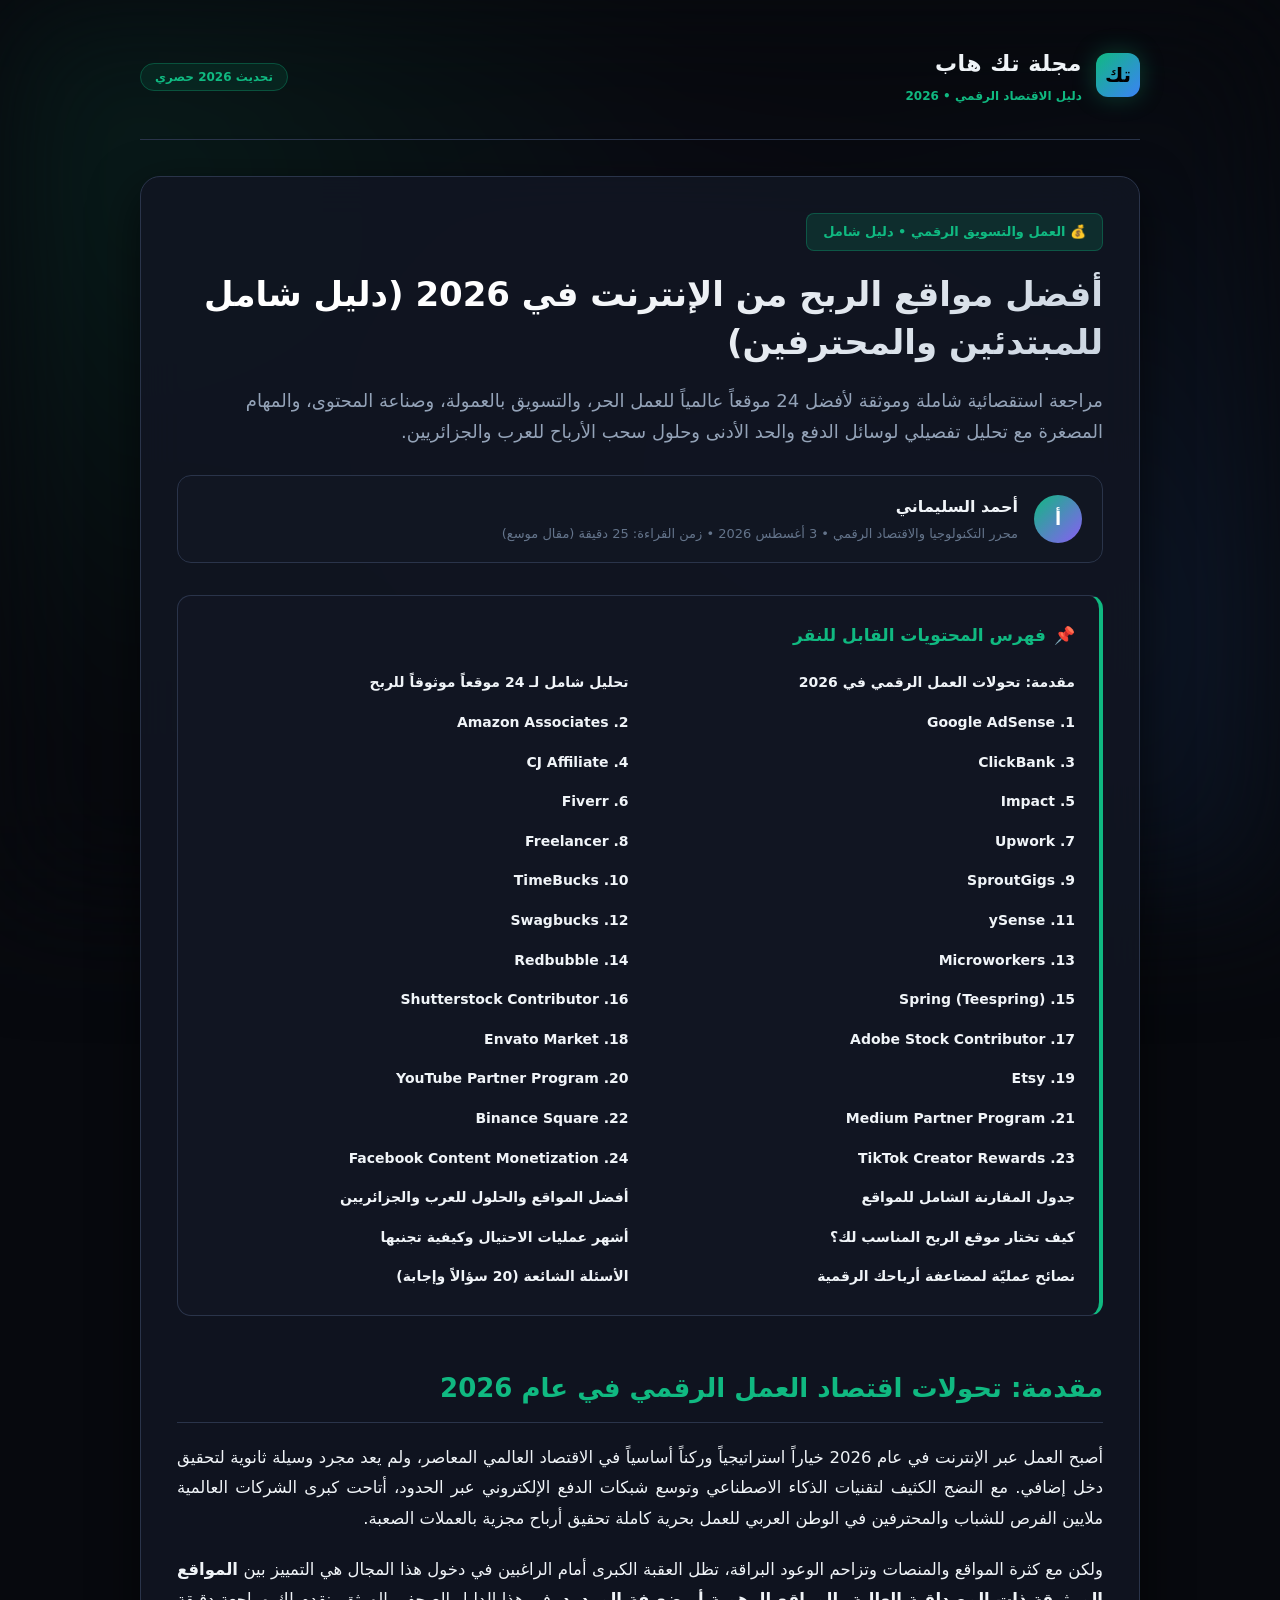
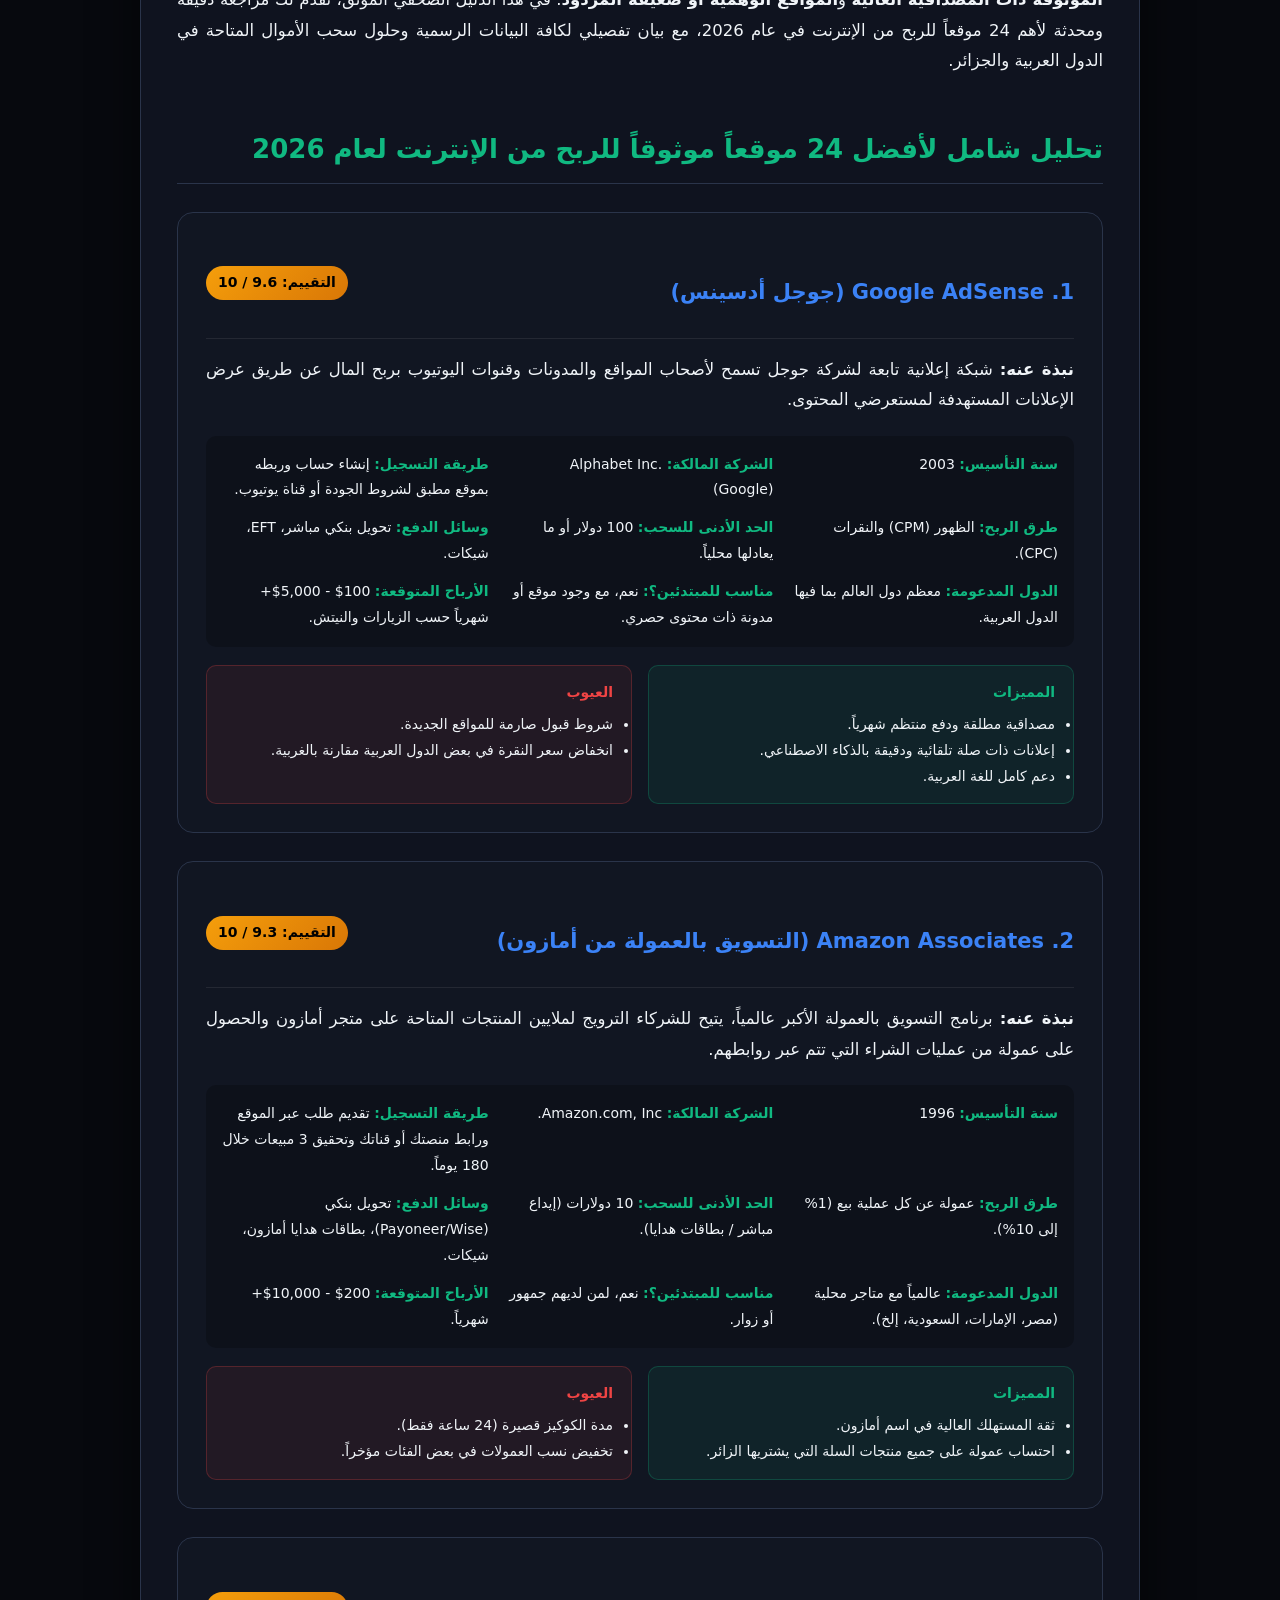
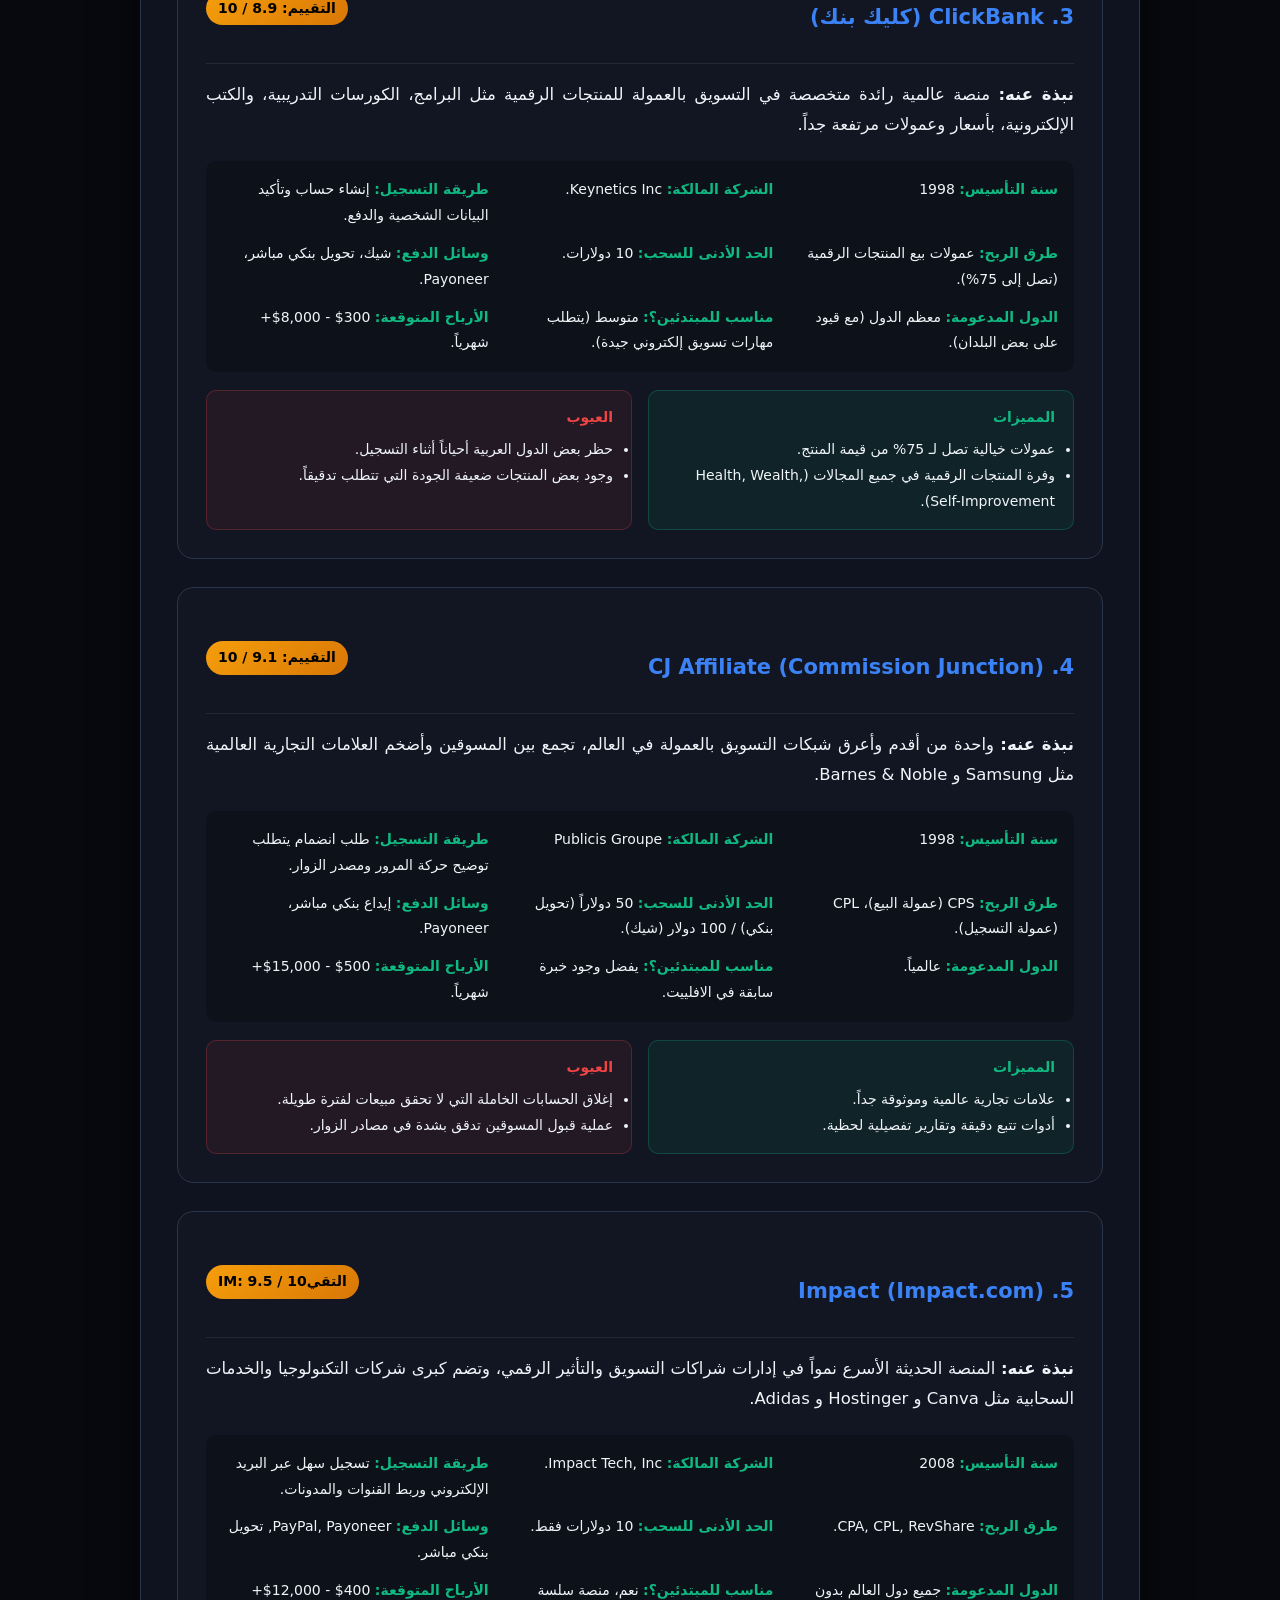
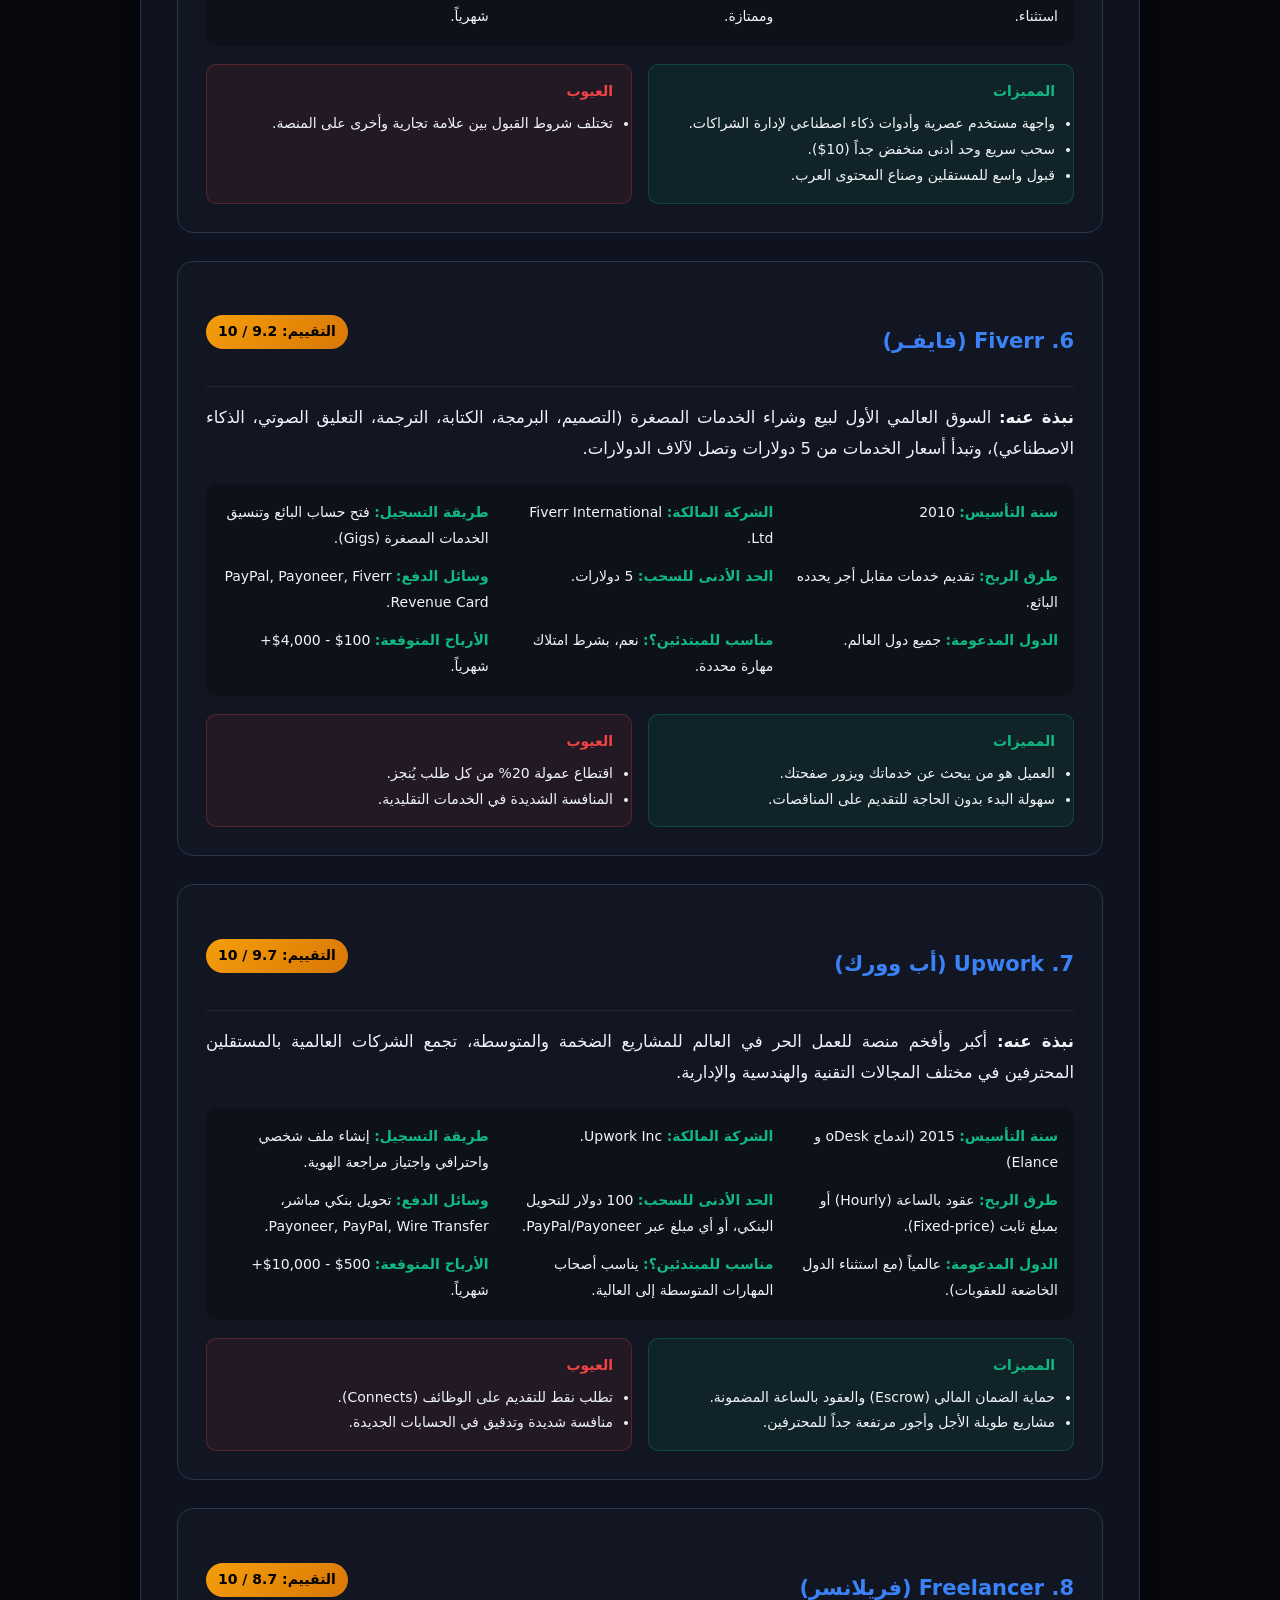
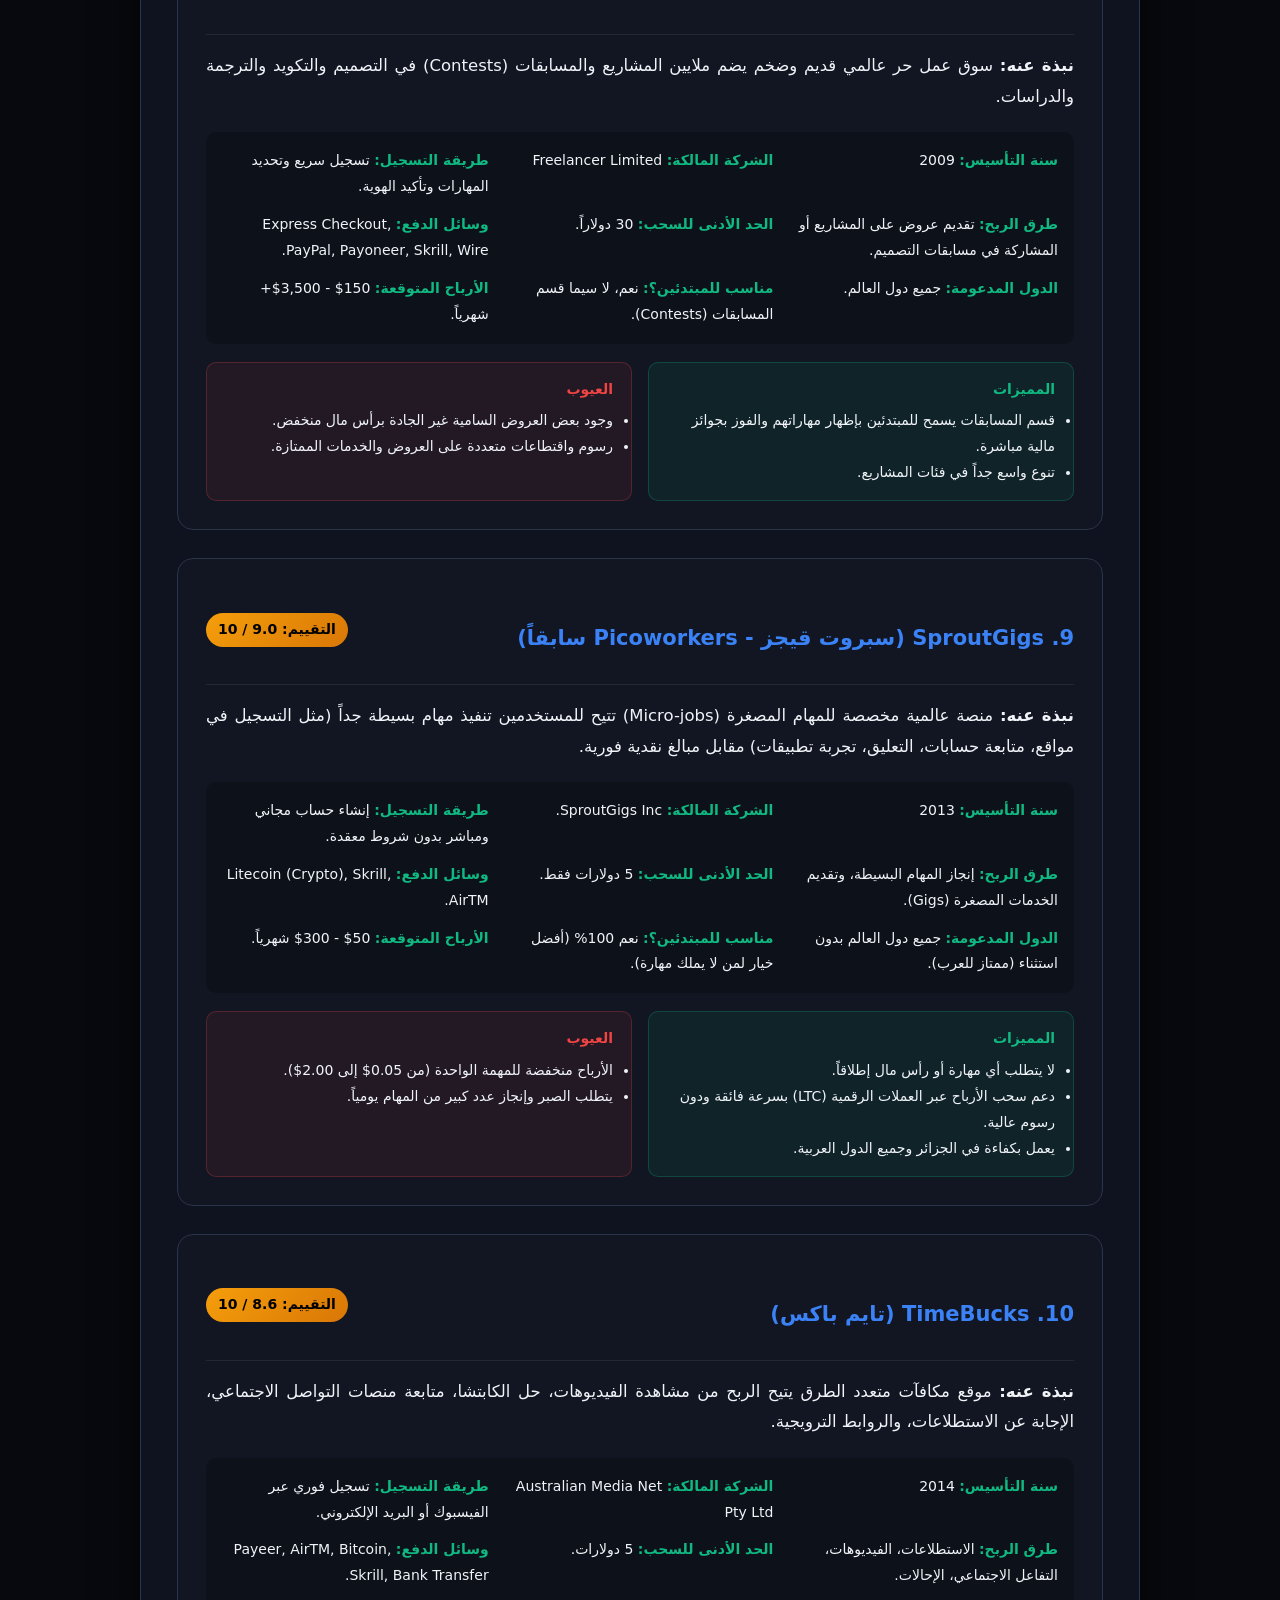
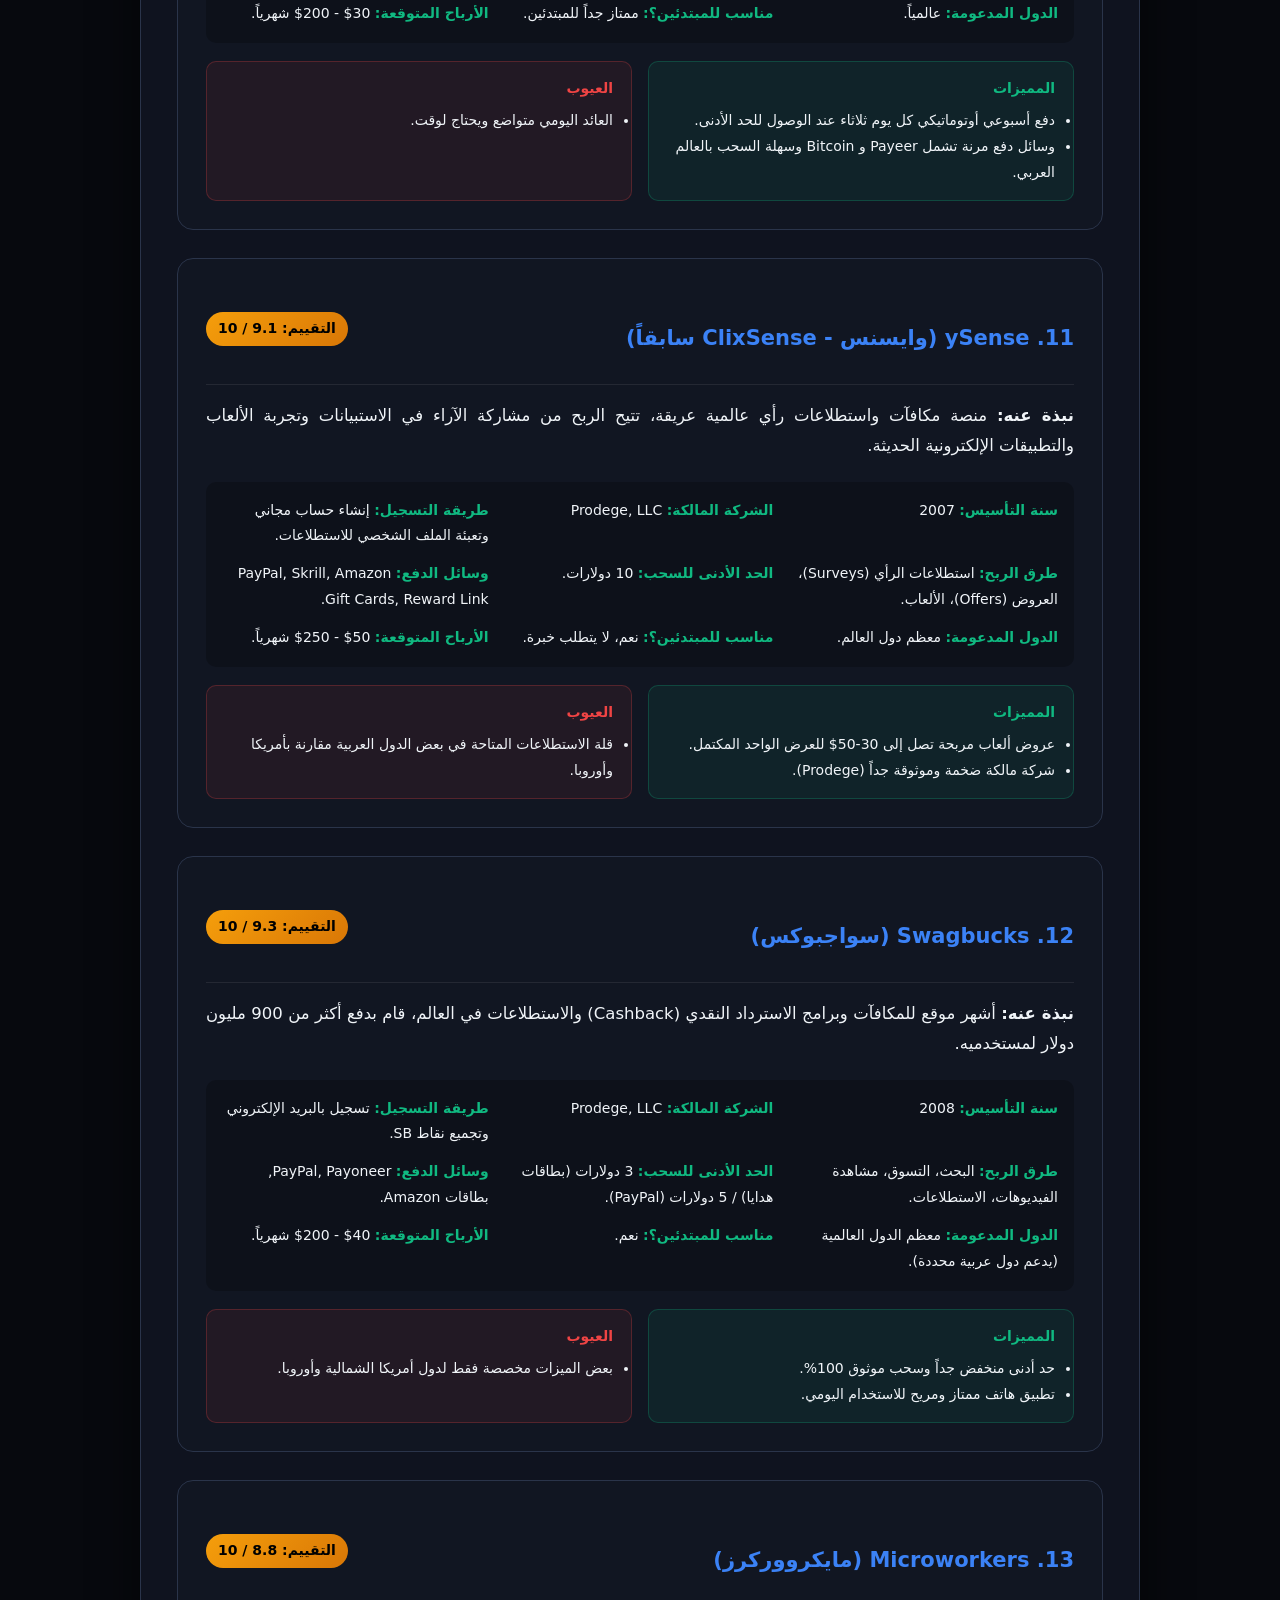
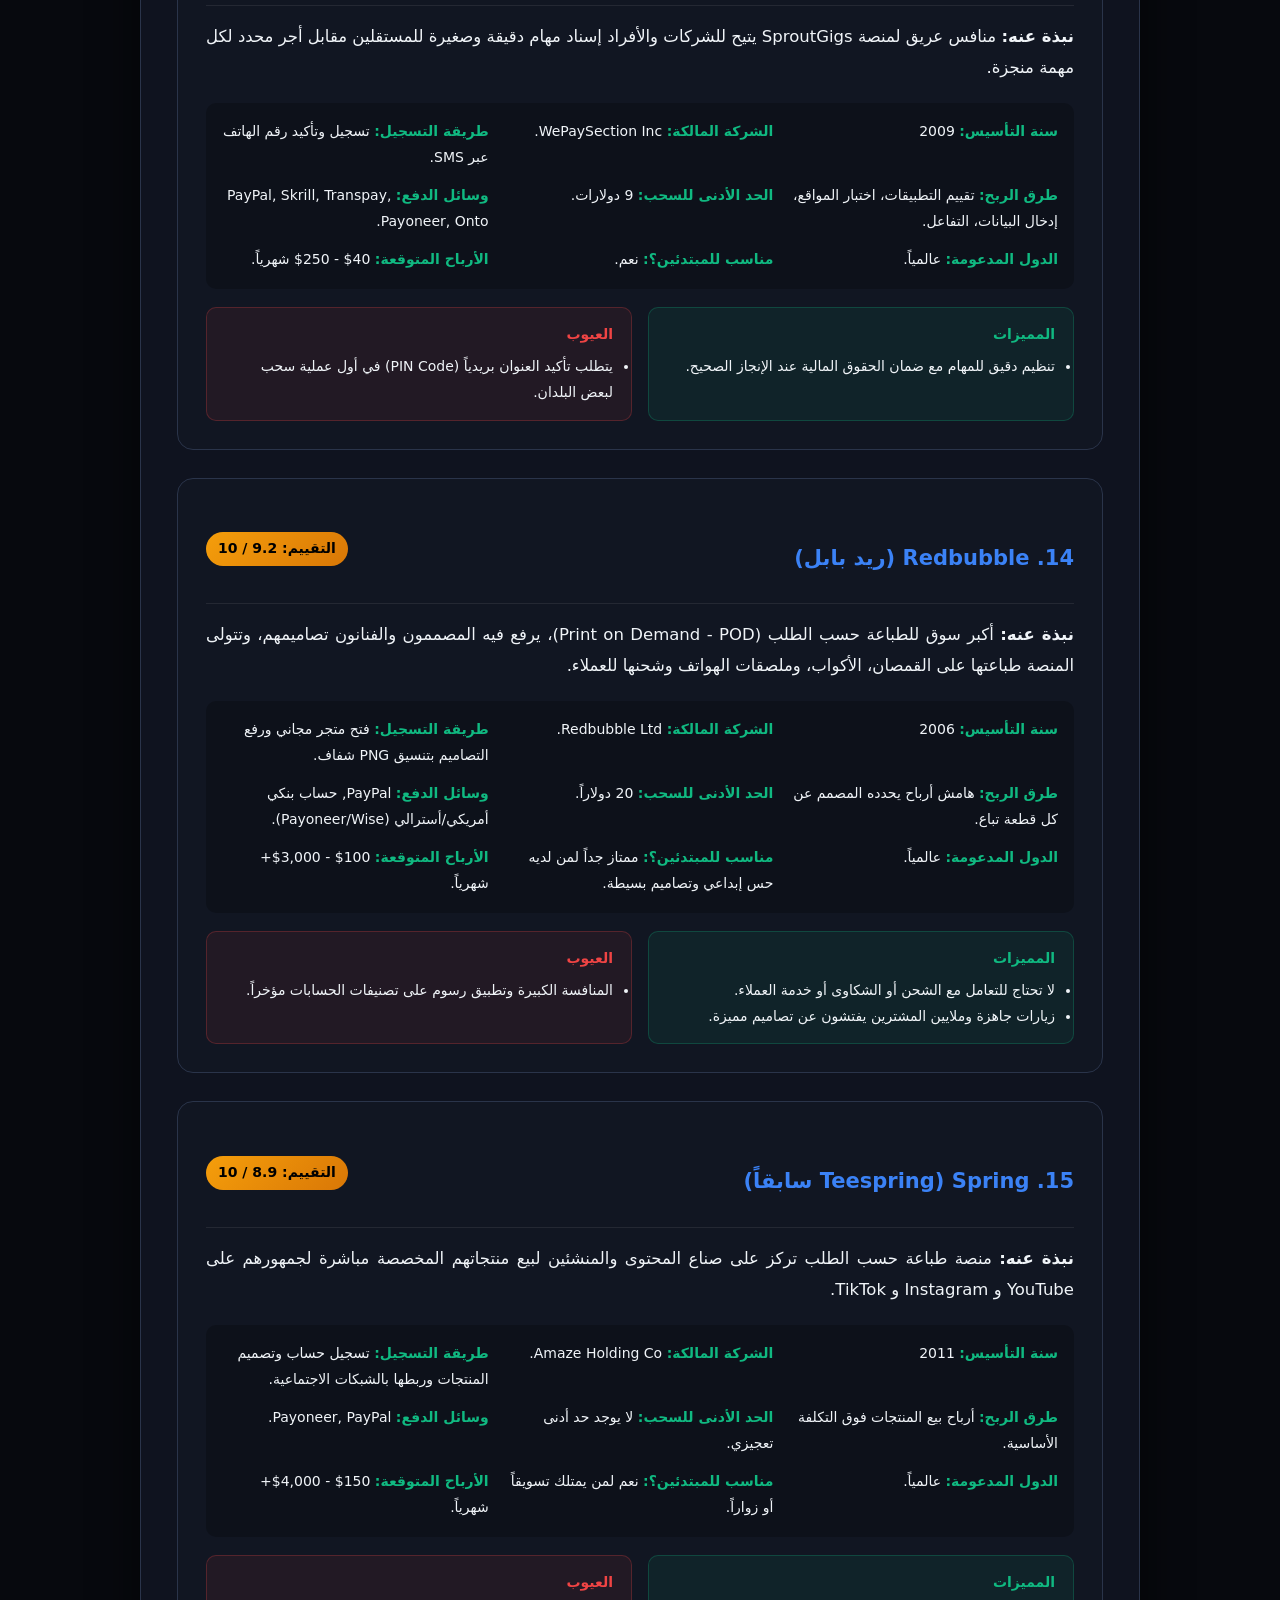
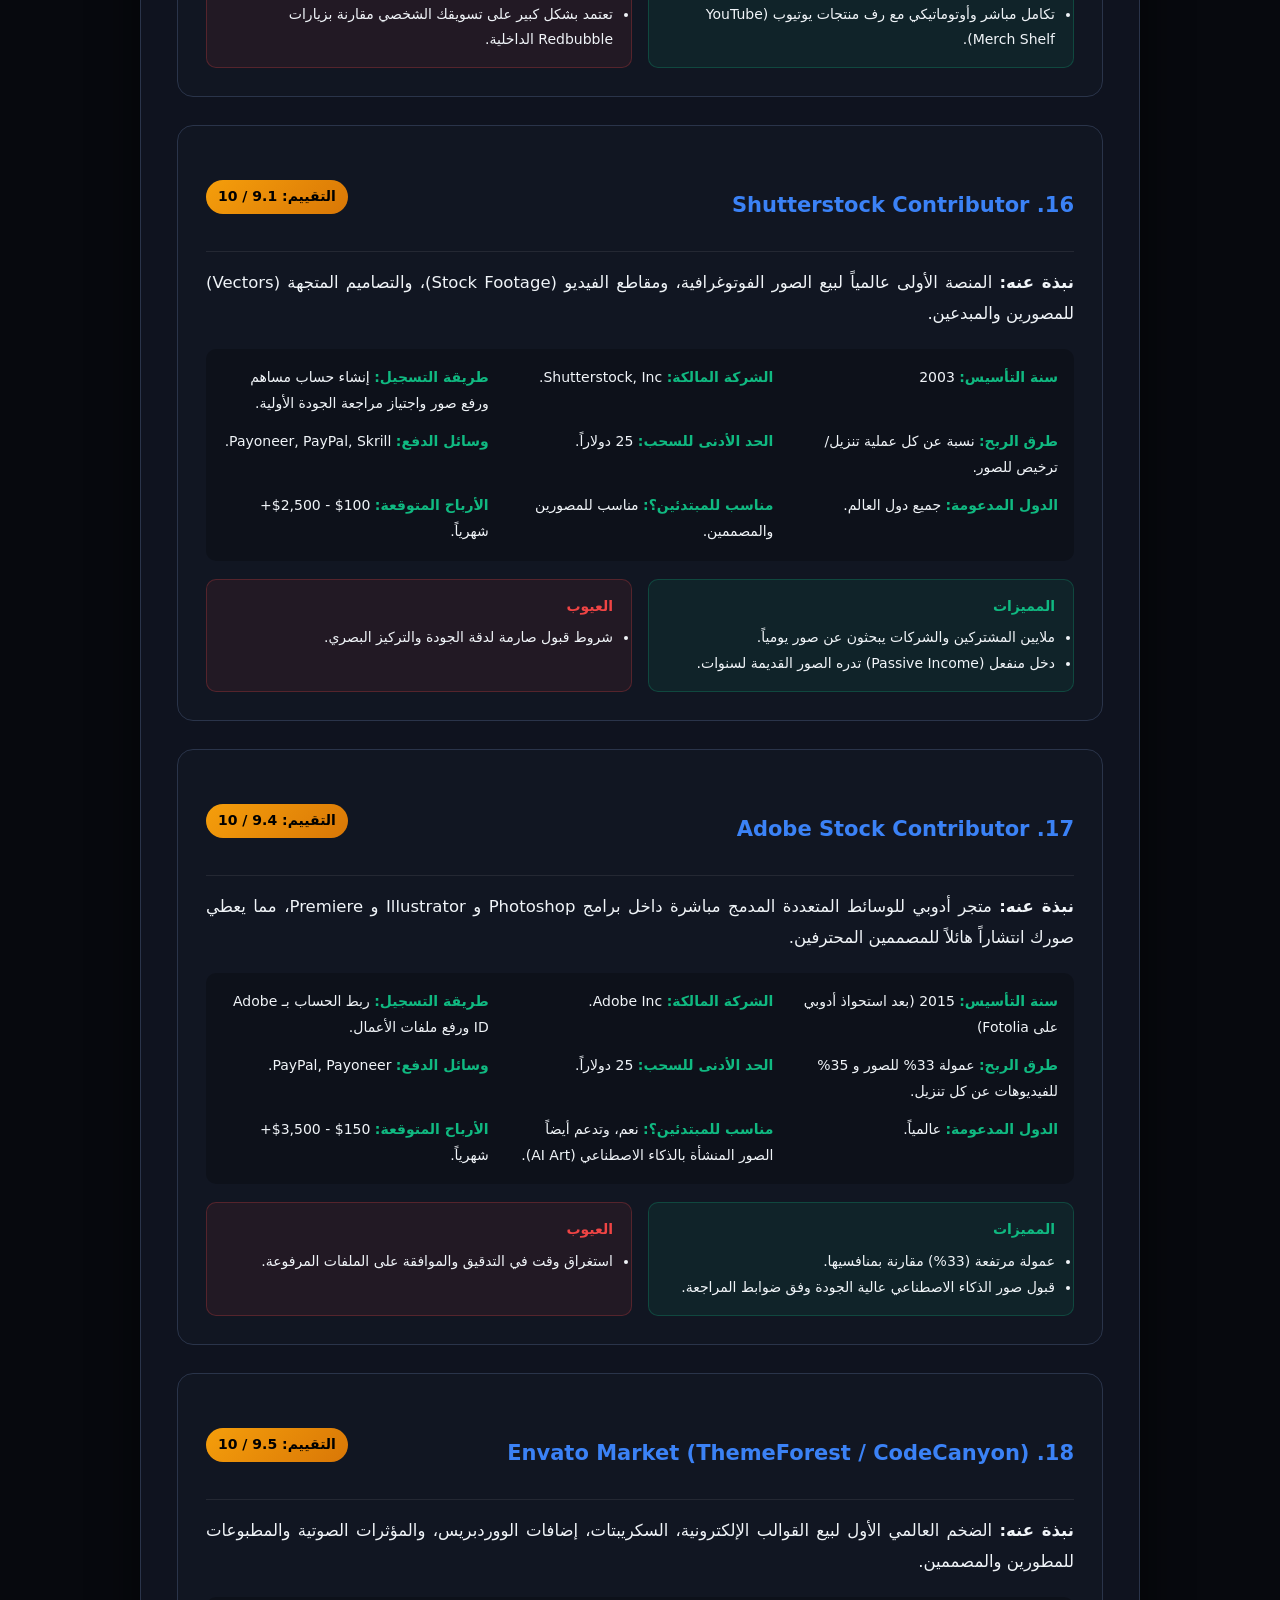
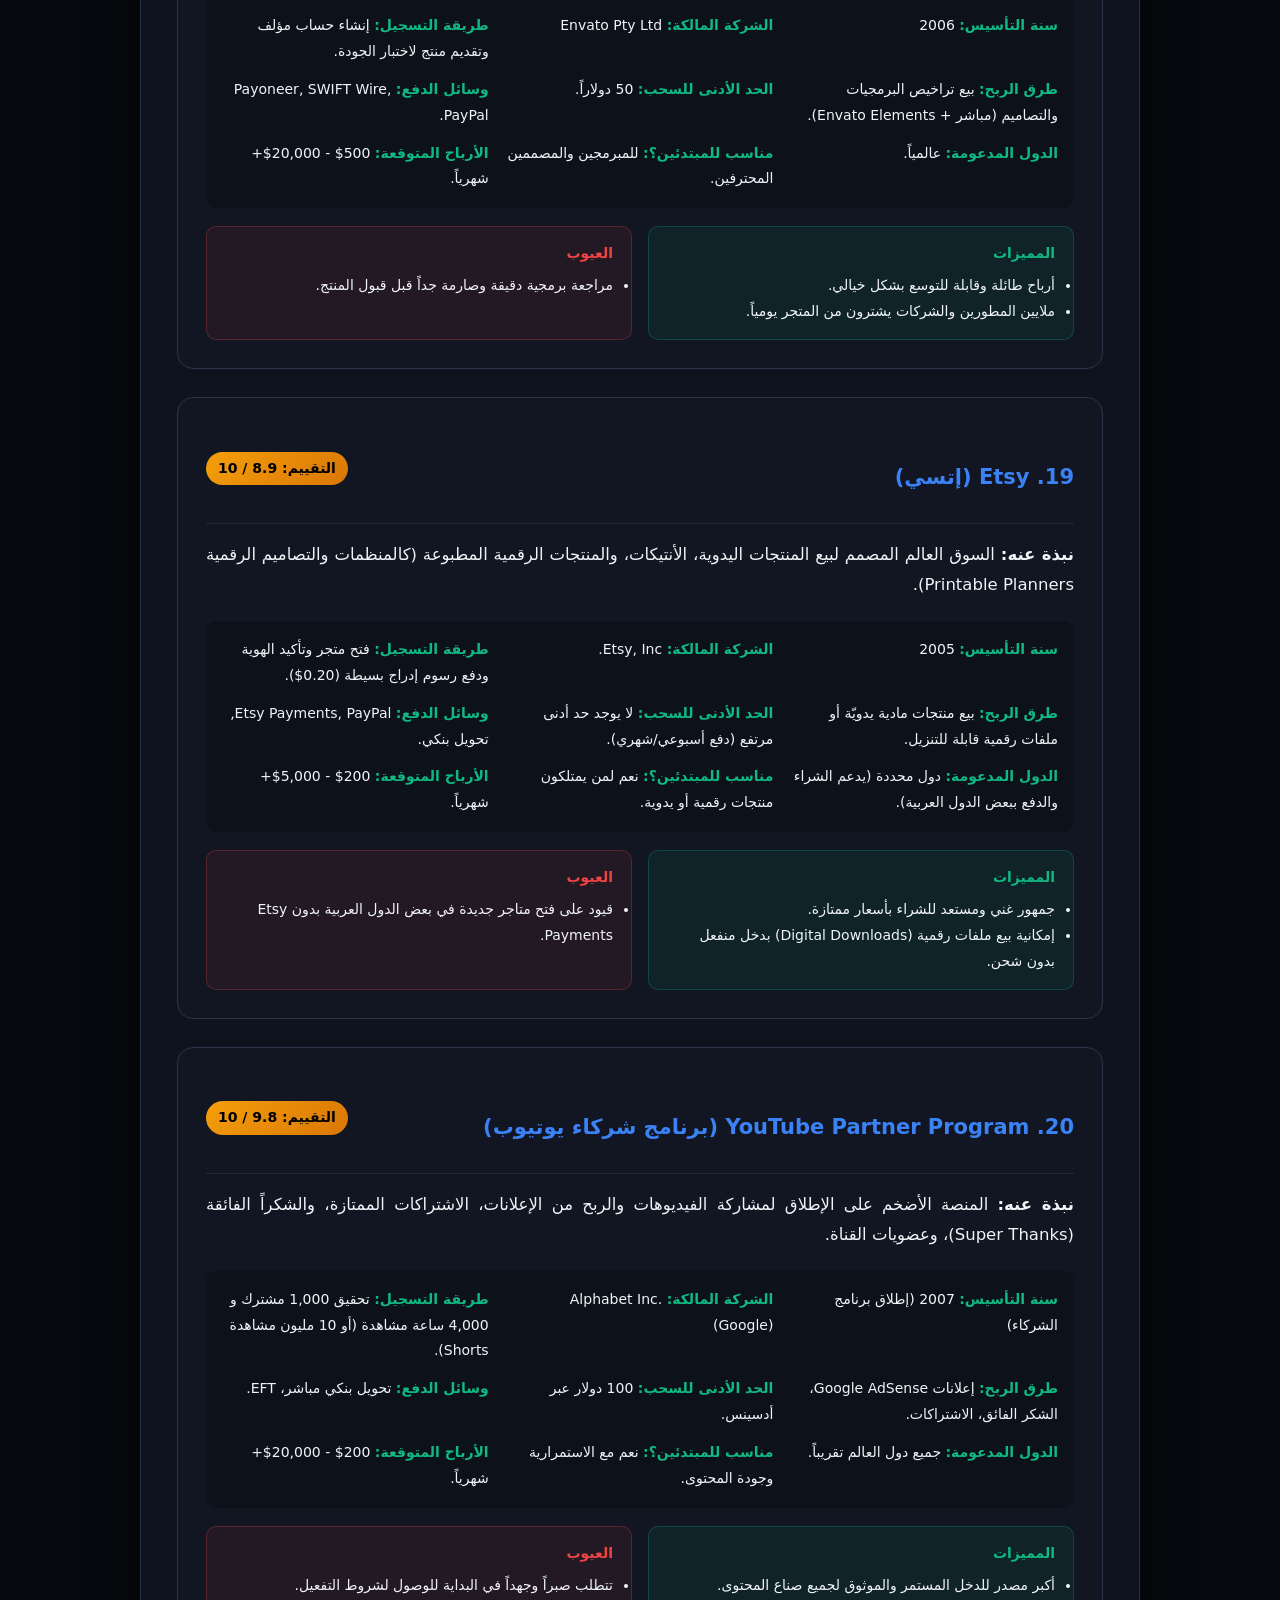
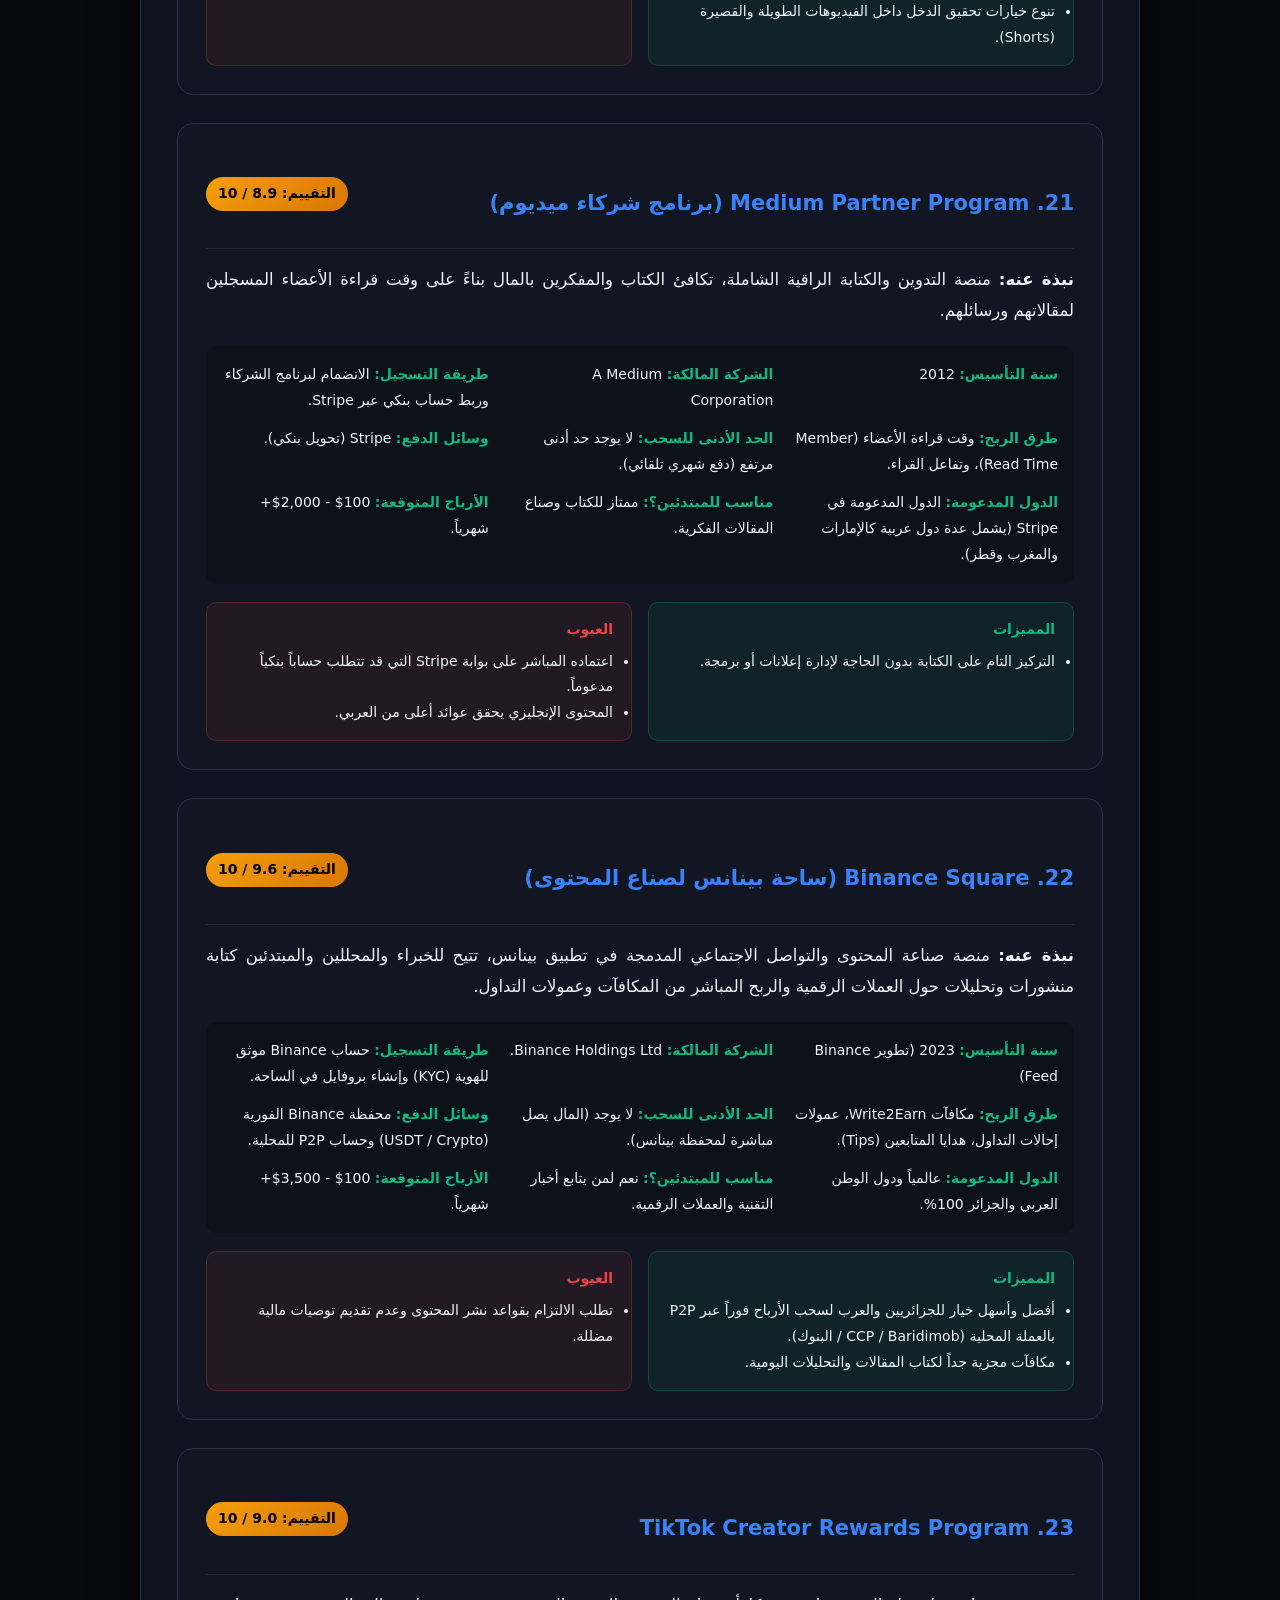
<file: best-online-money-making-sites-2026.html>
<!DOCTYPE html>
<html lang="ar" dir="rtl">
<head>
    <meta charset="UTF-8">
    <meta name="viewport" content="width=device-width, initial-scale=1.0">
    <title>أفضل مواقع الربح من الإنترنت في 2026 (دليل شامل للمبتدئين والمحترفين) | مجلة تك هاب</title>
    <meta name="description" content="دليل شامل لأفضل 24 موقعاً موثوقاً للربح من الإنترنت لعام 2026: تحليل تفصيلي، الحد الأدنى للسحب، طرق الدفع، وتقييم شامل يناسب المبتدئين والمحترفين بالوطن العربي.">
    <meta name="keywords" content="الربح من الإنترنت 2026, مواقع الربح للمبتدئين, العمل عن بعد, التسويق بالعمولة, الفريلانس, AdSense, Amazon Associates, Fiverr, Upwork, Binance Square, الجزائر, البايونير, بايبال">
    <meta name="robots" content="index, follow, max-snippet:-1, max-image-preview:large, max-video-preview:-1">
    <link rel="canonical" href="https://loopnest.magazine/posts/best-online-money-making-sites-2026.html">

    <!-- Open Graph / Facebook -->
    <meta property="og:type" content="article">
    <meta property="og:site_name" content="مجلة تك هاب الرقمية">
    <meta property="og:locale" content="ar_AR">
    <meta property="og:title" content="أفضل مواقع الربح من الإنترنت في 2026 (دليل شامل للمبتدئين والمحترفين)">
    <meta property="og:description" content="تحليل اقتصادي وتقني شامل لأهم 24 منصة موثوقة للربح العملي من الإنترنت لعام 2026، مع حلول سحب الأرباح للعرب والجزائريين.">
    <meta property="og:image" content="../assets/images/online-earning-2026-banner.jpg">
    <meta property="og:url" content="https://loopnest.magazine/posts/best-online-money-making-sites-2026.html">

    <!-- Twitter Cards -->
    <meta name="twitter:card" content="summary_large_image">
    <meta name="twitter:title" content="أفضل مواقع الربح من الإنترنت في 2026">
    <meta name="twitter:description" content="دليل موسع يشرح 24 موقعاً موثوقاً للعمل والربح الرقمي في 2026 للمبتدئين والخبراء.">
    <meta name="twitter:image" content="../assets/images/online-earning-2026-banner.jpg">

    <!-- OG Image Description / وصف صورة الغلاف -->
    <!-- Cover Image Description: A high-tech 3D rendered isometric banner featuring futuristic digital currency symbols, a laptop showing remote workflow dashboards, global network nodes, and glowing green growth arrows on a dark obsidian background, representing legitimate online income sources in 2026. -->

    <!-- JSON-LD Structured Data: Article -->
    <script type="application/ld+json">
    {
      "@context": "https://schema.org",
      "@type": "Article",
      "mainEntityOfPage": {
        "@type": "WebPage",
        "@id": "https://loopnest.magazine/posts/best-online-money-making-sites-2026.html"
      },
      "headline": "أفضل مواقع الربح من الإنترنت في 2026 (دليل شامل للمبتدئين والمحترفين)",
      "description": "دليل استقصائي موثق يحلل أفضل 24 موقعاً للربح من الإنترنت في عام 2026 مع مقارنات تفصيلية وطرق السحب المتاحة للعرب والجزائريين.",
      "image": "https://loopnest.magazine/assets/images/online-earning-2026-banner.jpg",
      "author": {
        "@type": "Person",
        "name": "أحمد السليماني",
        "jobTitle": "محرر التكنولوجيا والاقتصاد الرقمي"
      },
      "publisher": {
        "@type": "Organization",
        "name": "تك هاب",
        "logo": {
          "@type": "ImageObject",
          "url": "https://loopnest.magazine/assets/icons/logo.png"
        }
      },
      "datePublished": "2026-08-03T10:00:00+03:00",
      "dateModified": "2026-08-03T10:00:00+03:00",
      "inLanguage": "ar"
    }
    </script>

    <!-- JSON-LD Structured Data: BreadcrumbList -->
    <script type="application/ld+json">
    {
      "@context": "https://schema.org",
      "@type": "BreadcrumbList",
      "itemListElement": [
        {
          "@type": "ListItem",
          "position": 1,
          "name": "الرئيسية",
          "item": "https://loopnest.magazine/"
        },
        {
          "@type": "ListItem",
          "position": 2,
          "name": "الاقتصاد الرقمي",
          "item": "https://loopnest.magazine/category/digital-economy"
        },
        {
          "@type": "ListItem",
          "position": 3,
          "name": "أفضل مواقع الربح من الإنترنت 2026",
          "item": "https://loopnest.magazine/posts/best-online-money-making-sites-2026.html"
        }
      ]
    }
    </script>

    <!-- JSON-LD Structured Data: FAQPage (20 Questions) -->
    <script type="application/ld+json">
    {
      "@context": "https://schema.org",
      "@type": "FAQPage",
      "mainEntity": [
        {
          "@type": "Question",
          "name": "ما هي أفضل مواقع الربح من الإنترنت للمبتدئين بدون رأس مال في 2026؟",
          "acceptedAnswer": {
            "@type": "Answer",
            "text": "تعد مواقع المهام المصغرة مثل SproutGigs و ySense و Swagbucks بالإضافة إلى منصات تصميم الخدمات المصغرة مثل Fiverr و Redbubble من أفضل الخيارات المتاحة للمبتدئين لأنها لا تتطلب أي رأس مال لبدء العمل."
          }
        },
        {
          "@type": "Question",
          "name": "هل الربح من الإنترنت حقيقي ومضمون في 2026؟",
          "acceptedAnswer": {
            "@type": "Answer",
            "text": "نعم، العمل والربح من الإنترنت حقيقي ومضمون بنسبة 100% بشرط التعامل مع شركات عالمية موثوقة ومسجلة رسمياً مثل Google و Amazon و Upwork و Freelancer والابتعاد عن خطط الإثراء السريع والشبكات الهرمية."
          }
        },
        {
          "@type": "Question",
          "name": "كيف يمكن للمستخدمين في الجزائر والوطن العربي سحب أرباحهم من الإنترنت؟",
          "acceptedAnswer": {
            "@type": "Answer",
            "text": "يمكن استخدام بنك Payoneer للحصول على حساب بنكي أمريكي/أوروبي مجاني، أو بنك Wise، أو التحويلات الكريبتو عبر منصة Binance (P2P)، بالإضافة إلى البطاقات المصرفية الدولية والحسابات البنكية المحلية المباشرة."
          }
        },
        {
          "@type": "Question",
          "name": "ما هو أفضل موقع للتسويق بالعمولة (Affiliate Marketing) في 2026؟",
          "acceptedAnswer": {
            "@type": "Answer",
            "text": "تتصدر منصات Impact و Amazon Associates و ClickBank و CJ Affiliate قائمة أفضل مواقع التسويق بالعمولة بفضل تنوع المنتجات ونسب العمولات المجزية."
          }
        },
        {
          "@type": "Question",
          "name": "كم يمكن للمبتدئ أن يكسب شهرياً من مواقع الربح؟",
          "acceptedAnswer": {
            "@type": "Answer",
            "text": "يتراوح دخل المبتدئ من مواقع المهام والاستطلاعات بين 50 و 300 دولار شهرياً، بينما يمكن لمن يمتلك مهارات مستقلة (Freelancing) أو تسويق بالعمولة أن يحقق من 500 إلى أكثر من 5,000 دولار شهرياً."
          }
        },
        {
          "@type": "Question",
          "name": "هل يحتاج العمل على الإنترنت إلى التحدث باللغة الإنجليزية بإتقان؟",
          "acceptedAnswer": {
            "@type": "Answer",
            "text": "ليس بالضرورة، فهناك منصات عربية ومحتوى عربي مجزٍ على YouTube و Binance Square و Redbubble، إلا أن معرفة الإنجليزية تفتح آفاقاً واسعة للتعامل مع عملاء دوليين وأرباح أعلى."
          }
        },
        {
          "@type": "Question",
          "name": "ما هي أفضل منصة للعمل الحر (Freelancing) لعام 2026؟",
          "acceptedAnswer": {
            "@type": "Answer",
            "text": "تظل Upwork أفضل منصة للمشاريع الضخمة والمتوسطة للمحترفين، في حين تعتبر Fiverr ممتازة لبيع الخدمات المحددة الجاهزة."
          }
        },
        {
          "@type": "Question",
          "name": "كيف يمكنك الربح من منصة Binance Square؟",
          "acceptedAnswer": {
            "@type": "Answer",
            "text": "تمكّنك Binance Square من تحقيق الدخل عبر كتابة المقالات والتحليلات الرقمية وحصولك على مكافآت مباشرة من صندوق المنشئين وتوزيعات العمولات المعتمدة على تفاعل القراء."
          }
        },
        {
          "@type": "Question",
          "name": "ما هو الفرق بين التسويق بالعمولة والتصميم حسب الطلب (POD)؟",
          "acceptedAnswer": {
            "@type": "Answer",
            "text": "التسويق بالعمولة يعتمد على ترويج منتجات شركات أخرى مقابل عمولة، بينما الطباعة حسب الطلب اعتمد على ترفع تصاميمك الخاصة على منتجات وتقوم المنصة بطباعتها وشحنها للعميل."
          }
        },
        {
          "@type": "Question",
          "name": "هل موقع SproutGigs صادق ويقبل المستخديمن العرب؟",
          "acceptedAnswer": {
            "@type": "Answer",
            "text": "نعم، SproutGigs موقع صادق وموثوق 100% لديه ملايين المهام المصغرة ويقبل جميع المستقلين من مختلف الدول العربية بدون أي قيود."
          }
        },
        {
          "@type": "Question",
          "name": "ما هو الحد الأدنى للسحب في موقع ySense وكيف يتم الصرف؟",
          "acceptedAnswer": {
            "@type": "Answer",
            "text": "يبدأ الحد الأدنى للسحب في ySense من 5 دولارات لبطاقات الهدايا و 10 دولارات لحسابات PayPal و Skrill و Reward Link."
          }
        },
        {
          "@type": "Question",
          "name": "هل يطلب موقع Shutterstock شهادات أو وثائق رسمية لتسجيل المبدعين؟",
          "acceptedAnswer": {
            "@type": "Answer",
            "text": "يتطلب Shutterstock إثبات الهوية الشخصية (جواز سفر أو بطاقة شخصية) للتأكد من ملكية الصور وتجنب الانتهاكات الفكرية."
          }
        },
        {
          "@type": "Question",
          "name": "ما هي أسباب رفض المواقع لبعض الحسابات الجديدة؟",
          "acceptedAnswer": {
            "@type": "Answer",
            "text": "من أبرز الأسباب استخدام حسابات متعددة من جهاز واحد، استعمال برامج VPN أو Proxy غير مصرح بها، أو تقديم معلومات شخصية غير مطابقة للواقع."
          }
        },
        {
          "@type": "Question",
          "name": "ما هي أفضل طرق الربح من صناعة المحتوى في 2026؟",
          "acceptedAnswer": {
            "@type": "Answer",
            "text": "برنامج شركاء YouTube، ومكافآت صانعي المحتوى في TikTok، وتحقيق الدخل من Facebook، بالإضافة إلى برنامج كتابة المقالات في Medium Partner Program."
          }
        },
        {
          "@type": "Question",
          "name": "هل يزال برنامج Google AdSense مربحاً للمواقع الإلكترونية؟",
          "acceptedAnswer": {
            "@type": "Answer",
            "text": "نعم، لا يزال Google AdSense مصدراً استراتيجياً للربح، خصوصاً مع الانتقال لنموذج الدفع لكل ألف ظهور (CPM) واعتماد الإعلانات الذكية التكيفية مع الذكاء الاصطناعي."
          }
        },
        {
          "@type": "Question",
          "name": "كيف يمكنك تجنب النصب والاحتيال في مواقع الربح من الإنترنت؟",
          "acceptedAnswer": {
            "@type": "Answer",
            "text": "تجنب المواقع التي تطالب بدفع رسوم للتسجيل، أوالتي تعد بأرباح خيالية بدون جهد، وتحقق دائماً من مراجعات المنصة في Trustpilot وتاريخ تأسيس الشركة."
          }
        },
        {
          "@type": "Question",
          "name": "هل يمكن الربح من بيع الصور الملتقطة بالهاتف المحمول؟",
          "acceptedAnswer": {
            "@type": "Answer",
            "text": "نعم، تقبل منصات مثل Adobe Stock و Shutterstock الصور الملتقطة بالهواتف الحديثة بشرط إضاءتها العالية ودقتها وعدم وجود تشويش بصري."
          }
        },
        {
          "@type": "Question",
          "name": "ما هي متطلبات تحقيق الدخل من برنامج Facebook Content Monetization؟",
          "acceptedAnswer": {
            "@type": "Answer",
            "text": "تتطلب المنصة أن تكون الصفحة ملتزمة بسياسات تحقق الدخل، وأن تمتلك 5,000 إلى 10,000 متابع مع تحقيق آلاف الدقائق المشاهدة في أحدث 60 يوماً."
          }
        },
        {
          "@type": "Question",
          "name": "هل يحتاج العمل في Redbubble إلى مهارات فوتوشوب معقدة؟",
          "acceptedAnswer": {
            "@type": "Answer",
            "text": "لا، يمكنك استخدام أدوات بسيطة وسهلة مثل Canva أو Illustrator وإنشاء عبارات نصية مميزة وتصاميم بسيطة تتردد بين الجمهور."
          }
        },
        {
          "@type": "Question",
          "name": "ما هي الاستراتيجية المثلى لزيادة الأرباح الشهرية وتوسيع الأعمال الرقمية؟",
          "acceptedAnswer": {
            "@type": "Answer",
            "text": "تتمثل الاستراتيجية المثلى في تنويع مصادر الدخل (عدم الاعتماد على موقع واحد)، والاستثمار في تطوير المهارات الذاتية، ومتابعة التحليلات الدورية لرفع معدلات التحويل."
          }
        }
      ]
    }
    </script>

    <style>
        :root {
            --bg-obsidian: #07090e;
            --surface-dark: #111622;
            --surface-glass: rgba(17, 22, 34, 0.9);
            --card-border: #2a344a;
            --neon-green: #10b981;
            --emerald-accent: #059669;
            --electric-blue: #3b82f6;
            --amber-gold: #f59e0b;
            --purple-violet: #8b5cf6;
            --text-primary: #f0f4f8;
            --text-secondary: #94a3b8;
            --text-muted: #64748b;
        }

        * {
            box-sizing: border-box;
            margin: 0;
            padding: 0;
        }

        body {
            background-color: var(--bg-obsidian);
            color: var(--text-primary);
            font-family: system-ui, -apple-system, "Segoe UI", Roboto, Helvetica, Arial, sans-serif, "Noto Sans Arabic", "Cairo";
            line-height: 1.85;
            overflow-x: hidden;
            direction: rtl;
        }

        /* Ambient Glow Background */
        .ambient-bg {
            position: fixed;
            top: 0;
            left: 0;
            width: 100vw;
            height: 100vh;
            z-index: -1;
            background: 
                radial-gradient(circle at 10% 20%, rgba(16, 185, 129, 0.1), transparent 40%),
                radial-gradient(circle at 90% 70%, rgba(59, 130, 246, 0.1), transparent 45%),
                radial-gradient(circle at 50% 50%, rgba(139, 92, 246, 0.07), transparent 50%),
                var(--bg-obsidian);
            filter: blur(60px);
        }

        .container {
            max-width: 1040px;
            margin: 0 auto;
            padding: 24px 20px 100px 20px;
        }

        /* Header Branding */
        header {
            display: flex;
            justify-content: space-between;
            align-items: center;
            padding: 20px 0 32px 0;
            border-bottom: 1px solid var(--card-border);
            margin-bottom: 36px;
        }

        .brand-logo {
            display: flex;
            align-items: center;
            gap: 14px;
            text-decoration: none;
            color: var(--text-primary);
        }

        .brand-badge {
            width: 44px;
            height: 44px;
            background: linear-gradient(135deg, var(--neon-green), var(--electric-blue));
            border-radius: 12px;
            display: flex;
            align-items: center;
            justify-content: center;
            font-weight: 900;
            color: #000;
            font-size: 20px;
            box-shadow: 0 0 25px rgba(16, 185, 129, 0.3);
        }

        .brand-title {
            font-size: 22px;
            font-weight: 900;
            letter-spacing: 0.5px;
        }

        .editorial-tag {
            font-size: 12px;
            color: var(--neon-green);
            font-weight: 700;
        }

        /* Glassmorphism Container */
        .glass-card {
            background: var(--surface-glass);
            border: 1px solid var(--card-border);
            backdrop-filter: blur(20px);
            border-radius: 20px;
            padding: 36px;
            margin-bottom: 36px;
            box-shadow: 0 16px 48px rgba(0, 0, 0, 0.6);
        }

        /* Header Metadata & Titles */
        .category-badge {
            display: inline-block;
            background: rgba(16, 185, 129, 0.15);
            color: var(--neon-green);
            border: 1px solid rgba(16, 185, 129, 0.3);
            padding: 6px 16px;
            border-radius: 8px;
            font-size: 13px;
            font-weight: 800;
            margin-bottom: 20px;
        }

        h1.article-title {
            font-size: 34px;
            line-height: 1.4;
            font-weight: 900;
            margin-bottom: 20px;
            background: linear-gradient(135deg, #ffffff 30%, #cbd5e1);
            -webkit-background-clip: text;
            -webkit-text-fill-color: transparent;
        }

        p.article-subtitle {
            font-size: 18px;
            color: var(--text-secondary);
            line-height: 1.7;
            margin-bottom: 28px;
        }

        /* Author Info Card */
        .author-box {
            display: flex;
            align-items: center;
            gap: 16px;
            background: var(--surface-dark);
            padding: 16px 20px;
            border-radius: 14px;
            border: 1px solid var(--card-border);
            margin-bottom: 32px;
        }

        .author-avatar {
            width: 48px;
            height: 48px;
            border-radius: 50%;
            background: linear-gradient(135deg, var(--neon-green), var(--purple-violet));
            display: flex;
            align-items: center;
            justify-content: center;
            font-weight: 800;
            font-size: 18px;
            color: #fff;
        }

        /* Table of Contents */
        .toc-card {
            background: rgba(17, 22, 34, 0.95);
            border: 1px solid var(--card-border);
            border-right: 4px solid var(--neon-green);
            border-radius: 14px;
            padding: 24px;
            margin: 32px 0;
        }

        .toc-title {
            font-size: 17px;
            font-weight: 800;
            color: var(--neon-green);
            margin-bottom: 16px;
            display: flex;
            align-items: center;
            gap: 8px;
        }

        .toc-list {
            list-style: none;
            display: grid;
            grid-template-columns: repeat(auto-fit, minmax(280px, 1fr));
            gap: 10px 20px;
        }

        .toc-list a {
            color: var(--text-primary);
            text-decoration: none;
            font-size: 14px;
            font-weight: 600;
            transition: color 0.2s ease;
            display: inline-block;
        }

        .toc-list a:hover {
            color: var(--neon-green);
        }

        /* Article Typography */
        .article-body h2 {
            font-size: 26px;
            color: var(--neon-green);
            margin: 48px 0 20px 0;
            font-weight: 800;
            padding-bottom: 10px;
            border-bottom: 1px solid var(--card-border);
        }

        .article-body h3 {
            font-size: 21px;
            color: var(--electric-blue);
            margin: 32px 0 14px 0;
            font-weight: 700;
        }

        .article-body p {
            font-size: 16.5px;
            color: var(--text-primary);
            margin-bottom: 20px;
            line-height: 1.85;
            text-align: justify;
        }

        /* Single Site Detail Box */
        .site-card {
            background: var(--surface-dark);
            border: 1px solid var(--card-border);
            border-radius: 16px;
            padding: 28px;
            margin: 28px 0;
            transition: border-color 0.2s ease;
        }

        .site-card:hover {
            border-color: var(--neon-green);
        }

        .site-header {
            display: flex;
            justify-content: space-between;
            align-items: center;
            flex-wrap: wrap;
            gap: 12px;
            margin-bottom: 16px;
            padding-bottom: 12px;
            border-bottom: 1px solid rgba(255, 255, 255, 0.08);
        }

        .site-title {
            font-size: 22px;
            font-weight: 800;
            color: #ffffff;
        }

        .site-rating {
            background: linear-gradient(135deg, var(--amber-gold), #d97706);
            color: #000;
            font-weight: 900;
            padding: 4px 12px;
            border-radius: 20px;
            font-size: 14px;
        }

        .site-grid {
            display: grid;
            grid-template-columns: repeat(auto-fit, minmax(220px, 1fr));
            gap: 12px 18px;
            margin: 18px 0;
            background: rgba(0, 0, 0, 0.25);
            padding: 16px;
            border-radius: 10px;
        }

        .site-item {
            font-size: 14px;
        }

        .site-item strong {
            color: var(--neon-green);
        }

        .pros-cons {
            display: grid;
            grid-template-columns: 1fr 1fr;
            gap: 16px;
            margin-top: 16px;
        }

        @media (max-width: 640px) {
            .pros-cons {
                grid-template-columns: 1fr;
            }
        }

        .pros-box, .cons-box {
            padding: 14px 18px;
            border-radius: 10px;
            font-size: 14px;
        }

        .pros-box {
            background: rgba(16, 185, 129, 0.08);
            border: 1px solid rgba(16, 185, 129, 0.25);
        }

        .cons-box {
            background: rgba(239, 68, 68, 0.08);
            border: 1px solid rgba(239, 68, 68, 0.25);
        }

        .pros-box h4 { color: var(--neon-green); margin-bottom: 6px; }
        .cons-box h4 { color: #ef4444; margin-bottom: 6px; }

        /* Comparison Data Table */
        .table-wrapper {
            overflow-x: auto;
            margin: 36px 0;
            border-radius: 14px;
            border: 1px solid var(--card-border);
        }

        .comparison-table {
            width: 100%;
            border-collapse: collapse;
            font-size: 14px;
            min-width: 800px;
        }

        .comparison-table th, .comparison-table td {
            padding: 12px 16px;
            text-align: right;
            border-bottom: 1px solid var(--card-border);
        }

        .comparison-table th {
            background: var(--surface-dark);
            color: var(--neon-green);
            font-weight: 800;
        }

        .comparison-table tr:hover {
            background: rgba(255, 255, 255, 0.02);
        }

        /* Alert Callout */
        .alert-box {
            background: rgba(245, 158, 11, 0.08);
            border: 1px solid rgba(245, 158, 11, 0.3);
            border-right: 5px solid var(--amber-gold);
            padding: 20px;
            border-radius: 12px;
            margin: 28px 0;
        }

        .alert-title {
            font-size: 16px;
            font-weight: 800;
            color: var(--amber-gold);
            margin-bottom: 8px;
        }

        /* FAQ Card Styling */
        .faq-card {
            background: var(--surface-dark);
            border: 1px solid var(--card-border);
            border-radius: 12px;
            padding: 20px;
            margin-bottom: 14px;
        }

        .faq-q {
            font-size: 17px;
            font-weight: 800;
            color: var(--electric-blue);
            margin-bottom: 8px;
        }

        .faq-a {
            font-size: 15px;
            color: var(--text-secondary);
            line-height: 1.7;
        }

        footer {
            text-align: center;
            padding: 40px 0 20px 0;
            color: var(--text-muted);
            font-size: 14px;
            border-top: 1px solid var(--card-border);
        }
    </style>
</head>
<body>
    <div class="ambient-bg"></div>

    <div class="container">
        <!-- Header Branding Bar -->
        <header>
            <a href="index.html" class="brand-logo">
                <div class="brand-badge">تك</div>
                <div>
                    <div class="brand-title">مجلة تك هاب</div>
                    <div class="editorial-tag">دليل الاقتصاد الرقمي • 2026</div>
                </div>
            </a>

            <div>
                <span style="font-size: 12px; color: var(--neon-green); background: rgba(16,185,129,0.1); padding: 6px 14px; border-radius: 20px; font-weight: 800; border: 1px solid rgba(16,185,129,0.3);">تحديث 2026 حصري</span>
            </div>
        </header>

        <!-- Main Content -->
        <main class="glass-card">
            <span class="category-badge">💰 العمل والتسويق الرقمي • دليل شامل</span>

            <h1 class="article-title">أفضل مواقع الربح من الإنترنت في 2026 (دليل شامل للمبتدئين والمحترفين)</h1>

            <p class="article-subtitle">مراجعة استقصائية شاملة وموثقة لأفضل 24 موقعاً عالمياً للعمل الحر، والتسويق بالعمولة، وصناعة المحتوى، والمهام المصغرة مع تحليل تفصيلي لوسائل الدفع والحد الأدنى وحلول سحب الأرباح للعرب والجزائريين.</p>

            <div class="author-box">
                <div class="author-avatar">أ</div>
                <div>
                    <div style="font-weight: 800; font-size: 16px; color: var(--text-primary);">أحمد السليماني</div>
                    <div style="font-size: 13px; color: var(--text-muted);">محرر التكنولوجيا والاقتصاد الرقمي • 3 أغسطس 2026 • زمن القراءة: 25 دقيقة (مقال موسع)</div>
                </div>
            </div>

            <!-- Table of Contents -->
            <nav class="toc-card" aria-label="فهرس المحتويات">
                <div class="toc-title">
                    <span>📌</span> فهرس المحتويات القابل للنقر
                </div>
                <ul class="toc-list">
                    <li><a href="#intro">مقدمة: تحولات العمل الرقمي في 2026</a></li>
                    <li><a href="#sites-list">تحليل شامل لـ 24 موقعاً موثوقاً للربح</a></li>
                    <li><a href="#adsense">1. Google AdSense</a></li>
                    <li><a href="#amazon">2. Amazon Associates</a></li>
                    <li><a href="#clickbank">3. ClickBank</a></li>
                    <li><a href="#cj">4. CJ Affiliate</a></li>
                    <li><a href="#impact">5. Impact</a></li>
                    <li><a href="#fiverr">6. Fiverr</a></li>
                    <li><a href="#upwork">7. Upwork</a></li>
                    <li><a href="#freelancer">8. Freelancer</a></li>
                    <li><a href="#sproutgigs">9. SproutGigs</a></li>
                    <li><a href="#timebucks">10. TimeBucks</a></li>
                    <li><a href="#ysense">11. ySense</a></li>
                    <li><a href="#swagbucks">12. Swagbucks</a></li>
                    <li><a href="#microworkers">13. Microworkers</a></li>
                    <li><a href="#redbubble">14. Redbubble</a></li>
                    <li><a href="#teespring">15. Spring (Teespring)</a></li>
                    <li><a href="#shutterstock">16. Shutterstock Contributor</a></li>
                    <li><a href="#adobe">17. Adobe Stock Contributor</a></li>
                    <li><a href="#envato">18. Envato Market</a></li>
                    <li><a href="#etsy">19. Etsy</a></li>
                    <li><a href="#youtube">20. YouTube Partner Program</a></li>
                    <li><a href="#medium">21. Medium Partner Program</a></li>
                    <li><a href="#binance">22. Binance Square</a></li>
                    <li><a href="#tiktok">23. TikTok Creator Rewards</a></li>
                    <li><a href="#facebook">24. Facebook Content Monetization</a></li>
                    <li><a href="#comparison-table">جدول المقارنة الشامل للمواقع</a></li>
                    <li><a href="#arab-algeria">أفضل المواقع والحلول للعرب والجزائريين</a></li>
                    <li><a href="#how-to-choose">كيف تختار موقع الربح المناسب لك؟</a></li>
                    <li><a href="#scams">أشهر عمليات الاحتيال وكيفية تجنبها</a></li>
                    <li><a href="#tips">نصائح عمليّة لمضاعفة أرباحك الرقمية</a></li>
                    <li><a href="#faq">الأسئلة الشائعة (20 سؤالاً وإجابة)</a></li>
                </ul>
            </nav>

            <article class="article-body">

                <section id="intro">
                    <h2>مقدمة: تحولات اقتصاد العمل الرقمي في عام 2026</h2>
                    <p>أصبح العمل عبر الإنترنت في عام 2026 خياراً استراتيجياً وركناً أساسياً في الاقتصاد العالمي المعاصر، ولم يعد مجرد وسيلة ثانوية لتحقيق دخل إضافي. مع النضج الكثيف لتقنيات الذكاء الاصطناعي وتوسع شبكات الدفع الإلكتروني عبر الحدود، أتاحت كبرى الشركات العالمية ملايين الفرص للشباب والمحترفين في الوطن العربي للعمل بحرية كاملة تحقيق أرباح مجزية بالعملات الصعبة.</p>

                    <p>ولكن مع كثرة المواقع والمنصات وتزاحم الوعود البراقة، تظل العقبة الكبرى أمام الراغبين في دخول هذا المجال هي التمييز بين <strong>المواقع الموثوقة ذات المصداقية العالية</strong> و<strong>المواقع الوهمية أو ضعيفة المردود</strong>. في هذا الدليل الصحفي الموثق، نقدم لك مراجعة دقيقة ومحدثة لأهم 24 موقعاً للربح من الإنترنت في عام 2026، مع بيان تفصيلي لكافة البيانات الرسمية وحلول سحب الأموال المتاحة في الدول العربية والجزائر.</p>
                </section>

                <section id="sites-list">
                    <h2>تحليل شامل لأفضل 24 موقعاً موثوقاً للربح من الإنترنت لعام 2026</h2>

                    <!-- 1. Google AdSense -->
                    <div class="site-card" id="adsense">
                        <div class="site-header">
                            <h3 class="site-title">1. Google AdSense (جوجل أدسينس)</h3>
                            <span class="site-rating">التقييم: 9.6 / 10</span>
                        </div>
                        <p><strong>نبذة عنه:</strong> شبكة إعلانية تابعة لشركة جوجل تسمح لأصحاب المواقع والمدونات وقنوات اليوتيوب بربح المال عن طريق عرض الإعلانات المستهدفة لمستعرضي المحتوى.</p>
                        <div class="site-grid">
                            <div class="site-item"><strong>سنة التأسيس:</strong> 2003</div>
                            <div class="site-item"><strong>الشركة المالكة:</strong> Alphabet Inc. (Google)</div>
                            <div class="site-item"><strong>طريقة التسجيل:</strong> إنشاء حساب وربطه بموقع مطبق لشروط الجودة أو قناة يوتيوب.</div>
                            <div class="site-item"><strong>طرق الربح:</strong> الظهور (CPM) والنقرات (CPC).</div>
                            <div class="site-item"><strong>الحد الأدنى للسحب:</strong> 100 دولار أو ما يعادلها محلياً.</div>
                            <div class="site-item"><strong>وسائل الدفع:</strong> تحويل بنكي مباشر، EFT، شيكات.</div>
                            <div class="site-item"><strong>الدول المدعومة:</strong> معظم دول العالم بما فيها الدول العربية.</div>
                            <div class="site-item"><strong>مناسب للمبتدئين؟:</strong> نعم، مع وجود موقع أو مدونة ذات محتوى حصري.</div>
                            <div class="site-item"><strong>الأرباح المتوقعة:</strong> 100$ - 5,000$+ شهرياً حسب الزيارات والنيتش.</div>
                        </div>
                        <div class="pros-cons">
                            <div class="pros-box">
                                <h4>المميزات</h4>
                                <ul>
                                    <li>مصداقية مطلقة ودفع منتظم شهرياً.</li>
                                    <li>إعلانات ذات صلة تلقائية ودقيقة بالذكاء الاصطناعي.</li>
                                    <li>دعم كامل للغة العربية.</li>
                                </ul>
                            </div>
                            <div class="cons-box">
                                <h4>العيوب</h4>
                                <ul>
                                    <li>شروط قبول صارمة للمواقع الجديدة.</li>
                                    <li>انخفاض سعر النقرة في بعض الدول العربية مقارنة بالغربية.</li>
                                </ul>
                            </div>
                        </div>
                    </div>

                    <!-- 2. Amazon Associates -->
                    <div class="site-card" id="amazon">
                        <div class="site-header">
                            <h3 class="site-title">2. Amazon Associates (التسويق بالعمولة من أمازون)</h3>
                            <span class="site-rating">التقييم: 9.3 / 10</span>
                        </div>
                        <p><strong>نبذة عنه:</strong> برنامج التسويق بالعمولة الأكبر عالمياً، يتيح للشركاء الترويج لملايين المنتجات المتاحة على متجر أمازون والحصول على عمولة من عمليات الشراء التي تتم عبر روابطهم.</p>
                        <div class="site-grid">
                            <div class="site-item"><strong>سنة التأسيس:</strong> 1996</div>
                            <div class="site-item"><strong>الشركة المالكة:</strong> Amazon.com, Inc.</div>
                            <div class="site-item"><strong>طريقة التسجيل:</strong> تقديم طلب عبر الموقع ورابط منصتك أو قناتك وتحقيق 3 مبيعات خلال 180 يوماً.</div>
                            <div class="site-item"><strong>طرق الربح:</strong> عمولة عن كل عملية بيع (1% إلى 10%).</div>
                            <div class="site-item"><strong>الحد الأدنى للسحب:</strong> 10 دولارات (إيداع مباشر / بطاقات هدايا).</div>
                            <div class="site-item"><strong>وسائل الدفع:</strong> تحويل بنكي (Payoneer/Wise)، بطاقات هدايا أمازون، شيكات.</div>
                            <div class="site-item"><strong>الدول المدعومة:</strong> عالمياً مع متاجر محلية (مصر، الإمارات، السعودية، إلخ).</div>
                            <div class="site-item"><strong>مناسب للمبتدئين؟:</strong> نعم، لمن لديهم جمهور أو زوار.</div>
                            <div class="site-item"><strong>الأرباح المتوقعة:</strong> 200$ - 10,000$+ شهرياً.</div>
                        </div>
                        <div class="pros-cons">
                            <div class="pros-box">
                                <h4>المميزات</h4>
                                <ul>
                                    <li>ثقة المستهلك العالية في اسم أمازون.</li>
                                    <li>احتساب عمولة على جميع منتجات السلة التي يشتريها الزائر.</li>
                                </ul>
                            </div>
                            <div class="cons-box">
                                <h4>العيوب</h4>
                                <ul>
                                    <li>مدة الكوكيز قصيرة (24 ساعة فقط).</li>
                                    <li>تخفيض نسب العمولات في بعض الفئات مؤخراً.</li>
                                </ul>
                            </div>
                        </div>
                    </div>

                    <!-- 3. ClickBank -->
                    <div class="site-card" id="clickbank">
                        <div class="site-header">
                            <h3 class="site-title">3. ClickBank (كليك بنك)</h3>
                            <span class="site-rating">التقييم: 8.9 / 10</span>
                        </div>
                        <p><strong>نبذة عنه:</strong> منصة عالمية رائدة متخصصة في التسويق بالعمولة للمنتجات الرقمية مثل البرامج، الكورسات التدريبية، والكتب الإلكترونية، بأسعار وعمولات مرتفعة جداً.</p>
                        <div class="site-grid">
                            <div class="site-item"><strong>سنة التأسيس:</strong> 1998</div>
                            <div class="site-item"><strong>الشركة المالكة:</strong> Keynetics Inc.</div>
                            <div class="site-item"><strong>طريقة التسجيل:</strong> إنشاء حساب وتأكيد البيانات الشخصية والدفع.</div>
                            <div class="site-item"><strong>طرق الربح:</strong> عمولات بيع المنتجات الرقمية (تصل إلى 75%).</div>
                            <div class="site-item"><strong>الحد الأدنى للسحب:</strong> 10 دولارات.</div>
                            <div class="site-item"><strong>وسائل الدفع:</strong> شيك، تحويل بنكي مباشر، Payoneer.</div>
                            <div class="site-item"><strong>الدول المدعومة:</strong> معظم الدول (مع قيود على بعض البلدان).</div>
                            <div class="site-item"><strong>مناسب للمبتدئين؟:</strong> متوسط (يتطلب مهارات تسويق إلكتروني جيدة).</div>
                            <div class="site-item"><strong>الأرباح المتوقعة:</strong> 300$ - 8,000$+ شهرياً.</div>
                        </div>
                        <div class="pros-cons">
                            <div class="pros-box">
                                <h4>المميزات</h4>
                                <ul>
                                    <li>عمولات خيالية تصل لـ 75% من قيمة المنتج.</li>
                                    <li>وفرة المنتجات الرقمية في جميع المجالات (Health, Wealth, Self-Improvement).</li>
                                </ul>
                            </div>
                            <div class="cons-box">
                                <h4>العيوب</h4>
                                <ul>
                                    <li>حظر بعض الدول العربية أحياناً أثناء التسجيل.</li>
                                    <li>وجود بعض المنتجات ضعيفة الجودة التي تتطلب تدقيقاً.</li>
                                </ul>
                            </div>
                        </div>
                    </div>

                    <!-- 4. CJ Affiliate -->
                    <div class="site-card" id="cj">
                        <div class="site-header">
                            <h3 class="site-title">4. CJ Affiliate (Commission Junction)</h3>
                            <span class="site-rating">التقييم: 9.1 / 10</span>
                        </div>
                        <p><strong>نبذة عنه:</strong> واحدة من أقدم وأعرق شبكات التسويق بالعمولة في العالم، تجمع بين المسوقين وأضخم العلامات التجارية العالمية مثل Samsung و Barnes & Noble.</p>
                        <div class="site-grid">
                            <div class="site-item"><strong>سنة التأسيس:</strong> 1998</div>
                            <div class="site-item"><strong>الشركة المالكة:</strong> Publicis Groupe</div>
                            <div class="site-item"><strong>طريقة التسجيل:</strong> طلب انضمام يتطلب توضيح حركة المرور ومصدر الزوار.</div>
                            <div class="site-item"><strong>طرق الربح:</strong> CPS (عمولة البيع)، CPL (عمولة التسجيل).</div>
                            <div class="site-item"><strong>الحد الأدنى للسحب:</strong> 50 دولاراً (تحويل بنكي) / 100 دولار (شيك).</div>
                            <div class="site-item"><strong>وسائل الدفع:</strong> إيداع بنكي مباشر، Payoneer.</div>
                            <div class="site-item"><strong>الدول المدعومة:</strong> عالمياً.</div>
                            <div class="site-item"><strong>مناسب للمبتدئين؟:</strong> يفضل وجود خبرة سابقة في الافلييت.</div>
                            <div class="site-item"><strong>الأرباح المتوقعة:</strong> 500$ - 15,000$+ شهرياً.</div>
                        </div>
                        <div class="pros-cons">
                            <div class="pros-box">
                                <h4>المميزات</h4>
                                <ul>
                                    <li>علامات تجارية عالمية وموثوقة جداً.</li>
                                    <li>أدوات تتبع دقيقة وتقارير تفصيلية لحظية.</li>
                                </ul>
                            </div>
                            <div class="cons-box">
                                <h4>العيوب</h4>
                                <ul>
                                    <li>إغلاق الحسابات الخاملة التي لا تحقق مبيعات لفترة طويلة.</li>
                                    <li>عملية قبول المسوقين تدقق بشدة في مصادر الزوار.</li>
                                </ul>
                            </div>
                        </div>
                    </div>

                    <!-- 5. Impact -->
                    <div class="site-card" id="impact">
                        <div class="site-header">
                            <h3 class="site-title">5. Impact (Impact.com)</h3>
                            <span class="site-rating">التقيIM: 9.5 / 10</span>
                        </div>
                        <p><strong>نبذة عنه:</strong> المنصة الحديثة الأسرع نمواً في إدارات شراكات التسويق والتأثير الرقمي، وتضم كبرى شركات التكنولوجيا والخدمات السحابية مثل Canva و Hostinger و Adidas.</p>
                        <div class="site-grid">
                            <div class="site-item"><strong>سنة التأسيس:</strong> 2008</div>
                            <div class="site-item"><strong>الشركة المالكة:</strong> Impact Tech, Inc.</div>
                            <div class="site-item"><strong>طريقة التسجيل:</strong> تسجيل سهل عبر البريد الإلكتروني وربط القنوات والمدونات.</div>
                            <div class="site-item"><strong>طرق الربح:</strong> CPA, CPL, RevShare.</div>
                            <div class="site-item"><strong>الحد الأدنى للسحب:</strong> 10 دولارات فقط.</div>
                            <div class="site-item"><strong>وسائل الدفع:</strong> PayPal, Payoneer, تحويل بنكي مباشر.</div>
                            <div class="site-item"><strong>الدول المدعومة:</strong> جميع دول العالم بدون استثناء.</div>
                            <div class="site-item"><strong>مناسب للمبتدئين؟:</strong> نعم، منصة سلسة وممتازة.</div>
                            <div class="site-item"><strong>الأرباح المتوقعة:</strong> 400$ - 12,000$+ شهرياً.</div>
                        </div>
                        <div class="pros-cons">
                            <div class="pros-box">
                                <h4>المميزات</h4>
                                <ul>
                                    <li>واجهة مستخدم عصرية وأدوات ذكاء اصطناعي لإدارة الشراكات.</li>
                                    <li>سحب سريع وحد أدنى منخفض جداً (10$).</li>
                                    <li>قبول واسع للمستقلين وصناع المحتوى العرب.</li>
                                </ul>
                            </div>
                            <div class="cons-box">
                                <h4>العيوب</h4>
                                <ul>
                                    <li>تختلف شروط القبول بين علامة تجارية وأخرى على المنصة.</li>
                                </ul>
                            </div>
                        </div>
                    </div>

                    <!-- 6. Fiverr -->
                    <div class="site-card" id="fiverr">
                        <div class="site-header">
                            <h3 class="site-title">6. Fiverr (فايفـر)</h3>
                            <span class="site-rating">التقييم: 9.2 / 10</span>
                        </div>
                        <p><strong>نبذة عنه:</strong> السوق العالمي الأول لبيع وشراء الخدمات المصغرة (التصميم، البرمجة، الكتابة، الترجمة، التعليق الصوتي، الذكاء الاصطناعي)، وتبدأ أسعار الخدمات من 5 دولارات وتصل لآلاف الدولارات.</p>
                        <div class="site-grid">
                            <div class="site-item"><strong>سنة التأسيس:</strong> 2010</div>
                            <div class="site-item"><strong>الشركة المالكة:</strong> Fiverr International Ltd.</div>
                            <div class="site-item"><strong>طريقة التسجيل:</strong> فتح حساب البائع وتنسيق الخدمات المصغرة (Gigs).</div>
                            <div class="site-item"><strong>طرق الربح:</strong> تقديم خدمات مقابل أجر يحدده البائع.</div>
                            <div class="site-item"><strong>الحد الأدنى للسحب:</strong> 5 دولارات.</div>
                            <div class="site-item"><strong>وسائل الدفع:</strong> PayPal, Payoneer, Fiverr Revenue Card.</div>
                            <div class="site-item"><strong>الدول المدعومة:</strong> جميع دول العالم.</div>
                            <div class="site-item"><strong>مناسب للمبتدئين؟:</strong> نعم، بشرط امتلاك مهارة محددة.</div>
                            <div class="site-item"><strong>الأرباح المتوقعة:</strong> 100$ - 4,000$+ شهرياً.</div>
                        </div>
                        <div class="pros-cons">
                            <div class="pros-box">
                                <h4>المميزات</h4>
                                <ul>
                                    <li>العميل هو من يبحث عن خدماتك ويزور صفحتك.</li>
                                    <li>سهولة البدء بدون الحاجة للتقديم على المناقصات.</li>
                                </ul>
                            </div>
                            <div class="cons-box">
                                <h4>العيوب</h4>
                                <ul>
                                    <li>اقتطاع عمولة 20% من كل طلب يُنجز.</li>
                                    <li>المنافسة الشديدة في الخدمات التقليدية.</li>
                                </ul>
                            </div>
                        </div>
                    </div>

                    <!-- 7. Upwork -->
                    <div class="site-card" id="upwork">
                        <div class="site-header">
                            <h3 class="site-title">7. Upwork (أب وورك)</h3>
                            <span class="site-rating">التقييم: 9.7 / 10</span>
                        </div>
                        <p><strong>نبذة عنه:</strong> أكبر وأفخم منصة للعمل الحر في العالم للمشاريع الضخمة والمتوسطة، تجمع الشركات العالمية بالمستقلين المحترفين في مختلف المجالات التقنية والهندسية والإدارية.</p>
                        <div class="site-grid">
                            <div class="site-item"><strong>سنة التأسيس:</strong> 2015 (اندماج oDesk و Elance)</div>
                            <div class="site-item"><strong>الشركة المالكة:</strong> Upwork Inc.</div>
                            <div class="site-item"><strong>طريقة التسجيل:</strong> إنشاء ملف شخصي واحترافي واجتياز مراجعة الهوية.</div>
                            <div class="site-item"><strong>طرق الربح:</strong> عقود بالساعة (Hourly) أو بمبلغ ثابت (Fixed-price).</div>
                            <div class="site-item"><strong>الحد الأدنى للسحب:</strong> 100 دولار للتحويل البنكي، أو أي مبلغ عبر PayPal/Payoneer.</div>
                            <div class="site-item"><strong>وسائل الدفع:</strong> تحويل بنكي مباشر، Payoneer, PayPal, Wire Transfer.</div>
                            <div class="site-item"><strong>الدول المدعومة:</strong> عالمياً (مع استثناء الدول الخاضعة للعقوبات).</div>
                            <div class="site-item"><strong>مناسب للمبتدئين؟:</strong> يناسب أصحاب المهارات المتوسطة إلى العالية.</div>
                            <div class="site-item"><strong>الأرباح المتوقعة:</strong> 500$ - 10,000$+ شهرياً.</div>
                        </div>
                        <div class="pros-cons">
                            <div class="pros-box">
                                <h4>المميزات</h4>
                                <ul>
                                    <li>حماية الضمان المالي (Escrow) والعقود بالساعة المضمونة.</li>
                                    <li>مشاريع طويلة الأجل وأجور مرتفعة جداً للمحترفين.</li>
                                </ul>
                            </div>
                            <div class="cons-box">
                                <h4>العيوب</h4>
                                <ul>
                                    <li>تطلب نقط للتقديم على الوظائف (Connects).</li>
                                    <li>منافسة شديدة وتدقيق في الحسابات الجديدة.</li>
                                </ul>
                            </div>
                        </div>
                    </div>

                    <!-- 8. Freelancer -->
                    <div class="site-card" id="freelancer">
                        <div class="site-header">
                            <h3 class="site-title">8. Freelancer (فريلانسر)</h3>
                            <span class="site-rating">التقييم: 8.7 / 10</span>
                        </div>
                        <p><strong>نبذة عنه:</strong> سوق عمل حر عالمي قديم وضخم يضم ملايين المشاريع والمسابقات (Contests) في التصميم والتكويد والترجمة والدراسات.</p>
                        <div class="site-grid">
                            <div class="site-item"><strong>سنة التأسيس:</strong> 2009</div>
                            <div class="site-item"><strong>الشركة المالكة:</strong> Freelancer Limited</div>
                            <div class="site-item"><strong>طريقة التسجيل:</strong> تسجيل سريع وتحديد المهارات وتأكيد الهوية.</div>
                            <div class="site-item"><strong>طرق الربح:</strong> تقديم عروض على المشاريع أو المشاركة في مسابقات التصميم.</div>
                            <div class="site-item"><strong>الحد الأدنى للسحب:</strong> 30 دولاراً.</div>
                            <div class="site-item"><strong>وسائل الدفع:</strong> Express Checkout, PayPal, Payoneer, Skrill, Wire.</div>
                            <div class="site-item"><strong>الدول المدعومة:</strong> جميع دول العالم.</div>
                            <div class="site-item"><strong>مناسب للمبتدئين؟:</strong> نعم، لا سيما قسم المسابقات (Contests).</div>
                            <div class="site-item"><strong>الأرباح المتوقعة:</strong> 150$ - 3,500$+ شهرياً.</div>
                        </div>
                        <div class="pros-cons">
                            <div class="pros-box">
                                <h4>المميزات</h4>
                                <ul>
                                    <li>قسم المسابقات يسمح للمبتدئين بإظهار مهاراتهم والفوز بجوائز مالية مباشرة.</li>
                                    <li>تنوع واسع جداً في فئات المشاريع.</li>
                                </ul>
                            </div>
                            <div class="cons-box">
                                <h4>العيوب</h4>
                                <ul>
                                    <li>وجود بعض العروض السامية غير الجادة برأس مال منخفض.</li>
                                    <li>رسوم واقتطاعات متعددة على العروض والخدمات الممتازة.</li>
                                </ul>
                            </div>
                        </div>
                    </div>

                    <!-- 9. SproutGigs -->
                    <div class="site-card" id="sproutgigs">
                        <div class="site-header">
                            <h3 class="site-title">9. SproutGigs (سبروت قيجز - Picoworkers سابقاً)</h3>
                            <span class="site-rating">التقييم: 9.0 / 10</span>
                        </div>
                        <p><strong>نبذة عنه:</strong> منصة عالمية مخصصة للمهام المصغرة (Micro-jobs) تتيح للمستخدمين تنفيذ مهام بسيطة جداً (مثل التسجيل في مواقع، متابعة حسابات، التعليق، تجربة تطبيقات) مقابل مبالغ نقدية فورية.</p>
                        <div class="site-grid">
                            <div class="site-item"><strong>سنة التأسيس:</strong> 2013</div>
                            <div class="site-item"><strong>الشركة المالكة:</strong> SproutGigs Inc.</div>
                            <div class="site-item"><strong>طريقة التسجيل:</strong> إنشاء حساب مجاني ومباشر بدون شروط معقدة.</div>
                            <div class="site-item"><strong>طرق الربح:</strong> إنجاز المهام البسيطة، وتقديم الخدمات المصغرة (Gigs).</div>
                            <div class="site-item"><strong>الحد الأدنى للسحب:</strong> 5 دولارات فقط.</div>
                            <div class="site-item"><strong>وسائل الدفع:</strong> Litecoin (Crypto), Skrill, AirTM.</div>
                            <div class="site-item"><strong>الدول المدعومة:</strong> جميع دول العالم بدون استثناء (ممتاز للعرب).</div>
                            <div class="site-item"><strong>مناسب للمبتدئين؟:</strong> نعم 100% (أفضل خيار لمن لا يملك مهارة).</div>
                            <div class="site-item"><strong>الأرباح المتوقعة:</strong> 50$ - 300$ شهرياً.</div>
                        </div>
                        <div class="pros-cons">
                            <div class="pros-box">
                                <h4>المميزات</h4>
                                <ul>
                                    <li>لا يتطلب أي مهارة أو رأس مال إطلاقاً.</li>
                                    <li>دعم سحب الأرباح عبر العملات الرقمية (LTC) بسرعة فائقة ودون رسوم عالية.</li>
                                    <li>يعمل بكفاءة في الجزائر وجميع الدول العربية.</li>
                                </ul>
                            </div>
                            <div class="cons-box">
                                <h4>العيوب</h4>
                                <ul>
                                    <li>الأرباح منخفضة للمهمة الواحدة (من 0.05$ إلى 2.00$).</li>
                                    <li>يتطلب الصبر وإنجاز عدد كبير من المهام يومياً.</li>
                                </ul>
                            </div>
                        </div>
                    </div>

                    <!-- 10. TimeBucks -->
                    <div class="site-card" id="timebucks">
                        <div class="site-header">
                            <h3 class="site-title">10. TimeBucks (تايم باكس)</h3>
                            <span class="site-rating">التقييم: 8.6 / 10</span>
                        </div>
                        <p><strong>نبذة عنه:</strong> موقع مكافآت متعدد الطرق يتيح الربح من مشاهدة الفيديوهات، حل الكابتشا، متابعة منصات التواصل الاجتماعي، الإجابة عن الاستطلاعات، والروابط الترويجية.</p>
                        <div class="site-grid">
                            <div class="site-item"><strong>سنة التأسيس:</strong> 2014</div>
                            <div class="site-item"><strong>الشركة المالكة:</strong> Australian Media Net Pty Ltd</div>
                            <div class="site-item"><strong>طريقة التسجيل:</strong> تسجيل فوري عبر الفيسبوك أو البريد الإلكتروني.</div>
                            <div class="site-item"><strong>طرق الربح:</strong> الاستطلاعات، الفيديوهات، التفاعل الاجتماعي، الإحالات.</div>
                            <div class="site-item"><strong>الحد الأدنى للسحب:</strong> 5 دولارات.</div>
                            <div class="site-item"><strong>وسائل الدفع:</strong> Payeer, AirTM, Bitcoin, Skrill, Bank Transfer.</div>
                            <div class="site-item"><strong>الدول المدعومة:</strong> عالمياً.</div>
                            <div class="site-item"><strong>مناسب للمبتدئين؟:</strong> ممتاز جداً للمبتدئين.</div>
                            <div class="site-item"><strong>الأرباح المتوقعة:</strong> 30$ - 200$ شهرياً.</div>
                        </div>
                        <div class="pros-cons">
                            <div class="pros-box">
                                <h4>المميزات</h4>
                                <ul>
                                    <li>دفع أسبوعي أوتوماتيكي كل يوم ثلاثاء عند الوصول للحد الأدنى.</li>
                                    <li>وسائل دفع مرنة تشمل Payeer و Bitcoin وسهلة السحب بالعالم العربي.</li>
                                </ul>
                            </div>
                            <div class="cons-box">
                                <h4>العيوب</h4>
                                <ul>
                                    <li>العائد اليومي متواضع ويحتاج لوقت.</li>
                                </ul>
                            </div>
                        </div>
                    </div>

                    <!-- 11. ySense -->
                    <div class="site-card" id="ysense">
                        <div class="site-header">
                            <h3 class="site-title">11. ySense (وايسنس - ClixSense سابقاً)</h3>
                            <span class="site-rating">التقييم: 9.1 / 10</span>
                        </div>
                        <p><strong>نبذة عنه:</strong> منصة مكافآت واستطلاعات رأي عالمية عريقة، تتيح الربح من مشاركة الآراء في الاستبيانات وتجربة الألعاب والتطبيقات الإلكترونية الحديثة.</p>
                        <div class="site-grid">
                            <div class="site-item"><strong>سنة التأسيس:</strong> 2007</div>
                            <div class="site-item"><strong>الشركة المالكة:</strong> Prodege, LLC</div>
                            <div class="site-item"><strong>طريقة التسجيل:</strong> إنشاء حساب مجاني وتعبئة الملف الشخصي للاستطلاعات.</div>
                            <div class="site-item"><strong>طرق الربح:</strong> استطلاعات الرأي (Surveys)، العروض (Offers)، الألعاب.</div>
                            <div class="site-item"><strong>الحد الأدنى للسحب:</strong> 10 دولارات.</div>
                            <div class="site-item"><strong>وسائل الدفع:</strong> PayPal, Skrill, Amazon Gift Cards, Reward Link.</div>
                            <div class="site-item"><strong>الدول المدعومة:</strong> معظم دول العالم.</div>
                            <div class="site-item"><strong>مناسب للمبتدئين؟:</strong> نعم، لا يتطلب خبرة.</div>
                            <div class="site-item"><strong>الأرباح المتوقعة:</strong> 50$ - 250$ شهرياً.</div>
                        </div>
                        <div class="pros-cons">
                            <div class="pros-box">
                                <h4>المميزات</h4>
                                <ul>
                                    <li>عروض ألعاب مربحة تصل إلى 30-50$ للعرض الواحد المكتمل.</li>
                                    <li>شركة مالكة ضخمة وموثوقة جداً (Prodege).</li>
                                </ul>
                            </div>
                            <div class="cons-box">
                                <h4>العيوب</h4>
                                <ul>
                                    <li>قلة الاستطلاعات المتاحة في بعض الدول العربية مقارنة بأمريكا وأوروبا.</li>
                                </ul>
                            </div>
                        </div>
                    </div>

                    <!-- 12. Swagbucks -->
                    <div class="site-card" id="swagbucks">
                        <div class="site-header">
                            <h3 class="site-title">12. Swagbucks (سواجبوكس)</h3>
                            <span class="site-rating">التقييم: 9.3 / 10</span>
                        </div>
                        <p><strong>نبذة عنه:</strong> أشهر موقع للمكافآت وبرامج الاسترداد النقدي (Cashback) والاستطلاعات في العالم، قام بدفع أكثر من 900 مليون دولار لمستخدميه.</p>
                        <div class="site-grid">
                            <div class="site-item"><strong>سنة التأسيس:</strong> 2008</div>
                            <div class="site-item"><strong>الشركة المالكة:</strong> Prodege, LLC</div>
                            <div class="site-item"><strong>طريقة التسجيل:</strong> تسجيل بالبريد الإلكتروني وتجميع نقاط SB.</div>
                            <div class="site-item"><strong>طرق الربح:</strong> البحث، التسوق، مشاهدة الفيديوهات، الاستطلاعات.</div>
                            <div class="site-item"><strong>الحد الأدنى للسحب:</strong> 3 دولارات (بطاقات هدايا) / 5 دولارات (PayPal).</div>
                            <div class="site-item"><strong>وسائل الدفع:</strong> PayPal, Payoneer, بطاقات Amazon.</div>
                            <div class="site-item"><strong>الدول المدعومة:</strong> معظم الدول العالمية (يدعم دول عربية محددة).</div>
                            <div class="site-item"><strong>مناسب للمبتدئين؟:</strong> نعم.</div>
                            <div class="site-item"><strong>الأرباح المتوقعة:</strong> 40$ - 200$ شهرياً.</div>
                        </div>
                        <div class="pros-cons">
                            <div class="pros-box">
                                <h4>المميزات</h4>
                                <ul>
                                    <li>حد أدنى منخفض جداً وسحب موثوق 100%.</li>
                                    <li>تطبيق هاتف ممتاز ومريح للاستخدام اليومي.</li>
                                </ul>
                            </div>
                            <div class="cons-box">
                                <h4>العيوب</h4>
                                <ul>
                                    <li>بعض الميزات مخصصة فقط لدول أمريكا الشمالية وأوروبا.</li>
                                </ul>
                            </div>
                        </div>
                    </div>

                    <!-- 13. Microworkers -->
                    <div class="site-card" id="microworkers">
                        <div class="site-header">
                            <h3 class="site-title">13. Microworkers (مايكرووركرز)</h3>
                            <span class="site-rating">التقييم: 8.8 / 10</span>
                        </div>
                        <p><strong>نبذة عنه:</strong> منافس عريق لمنصة SproutGigs يتيح للشركات والأفراد إسناد مهام دقيقة وصغيرة للمستقلين مقابل أجر محدد لكل مهمة منجزة.</p>
                        <div class="site-grid">
                            <div class="site-item"><strong>سنة التأسيس:</strong> 2009</div>
                            <div class="site-item"><strong>الشركة المالكة:</strong> WePaySection Inc.</div>
                            <div class="site-item"><strong>طريقة التسجيل:</strong> تسجيل وتأكيد رقم الهاتف عبر SMS.</div>
                            <div class="site-item"><strong>طرق الربح:</strong> تقييم التطبيقات، اختبار المواقع، إدخال البيانات، التفاعل.</div>
                            <div class="site-item"><strong>الحد الأدنى للسحب:</strong> 9 دولارات.</div>
                            <div class="site-item"><strong>وسائل الدفع:</strong> PayPal, Skrill, Transpay, Payoneer, Onto.</div>
                            <div class="site-item"><strong>الدول المدعومة:</strong> عالمياً.</div>
                            <div class="site-item"><strong>مناسب للمبتدئين؟:</strong> نعم.</div>
                            <div class="site-item"><strong>الأرباح المتوقعة:</strong> 40$ - 250$ شهرياً.</div>
                        </div>
                        <div class="pros-cons">
                            <div class="pros-box">
                                <h4>المميزات</h4>
                                <ul>
                                    <li>تنظيم دقيق للمهام مع ضمان الحقوق المالية عند الإنجاز الصحيح.</li>
                                </ul>
                            </div>
                            <div class="cons-box">
                                <h4>العيوب</h4>
                                <ul>
                                    <li>يتطلب تأكيد العنوان بريدياً (PIN Code) في أول عملية سحب لبعض البلدان.</li>
                                </ul>
                            </div>
                        </div>
                    </div>

                    <!-- 14. Redbubble -->
                    <div class="site-card" id="redbubble">
                        <div class="site-header">
                            <h3 class="site-title">14. Redbubble (ريد بابل)</h3>
                            <span class="site-rating">التقييم: 9.2 / 10</span>
                        </div>
                        <p><strong>نبذة عنه:</strong> أكبر سوق للطباعة حسب الطلب (Print on Demand - POD)، يرفع فيه المصممون والفنانون تصاميمهم، وتتولى المنصة طباعتها على القمصان، الأكواب، وملصقات الهواتف وشحنها للعملاء.</p>
                        <div class="site-grid">
                            <div class="site-item"><strong>سنة التأسيس:</strong> 2006</div>
                            <div class="site-item"><strong>الشركة المالكة:</strong> Redbubble Ltd.</div>
                            <div class="site-item"><strong>طريقة التسجيل:</strong> فتح متجر مجاني ورفع التصاميم بتنسيق PNG شفاف.</div>
                            <div class="site-item"><strong>طرق الربح:</strong> هامش أرباح يحدده المصمم عن كل قطعة تباع.</div>
                            <div class="site-item"><strong>الحد الأدنى للسحب:</strong> 20 دولاراً.</div>
                            <div class="site-item"><strong>وسائل الدفع:</strong> PayPal, حساب بنكي أمريكي/أسترالي (Payoneer/Wise).</div>
                            <div class="site-item"><strong>الدول المدعومة:</strong> عالمياً.</div>
                            <div class="site-item"><strong>مناسب للمبتدئين؟:</strong> ممتاز جداً لمن لديه حس إبداعي وتصاميم بسيطة.</div>
                            <div class="site-item"><strong>الأرباح المتوقعة:</strong> 100$ - 3,000$+ شهرياً.</div>
                        </div>
                        <div class="pros-cons">
                            <div class="pros-box">
                                <h4>المميزات</h4>
                                <ul>
                                    <li>لا تحتاج للتعامل مع الشحن أو الشكاوى أو خدمة العملاء.</li>
                                    <li>زيارات جاهزة وملايين المشترين يفتشون عن تصاميم مميزة.</li>
                                </ul>
                            </div>
                            <div class="cons-box">
                                <h4>العيوب</h4>
                                <ul>
                                    <li>المنافسة الكبيرة وتطبيق رسوم على تصنيفات الحسابات مؤخراً.</li>
                                </ul>
                            </div>
                        </div>
                    </div>

                    <!-- 15. Teespring -->
                    <div class="site-card" id="teespring">
                        <div class="site-header">
                            <h3 class="site-title">15. Spring (Teespring سابقاً)</h3>
                            <span class="site-rating">التقييم: 8.9 / 10</span>
                        </div>
                        <p><strong>نبذة عنه:</strong> منصة طباعة حسب الطلب تركز على صناع المحتوى والمنشئين لبيع منتجاتهم المخصصة مباشرة لجمهورهم على YouTube و Instagram و TikTok.</p>
                        <div class="site-grid">
                            <div class="site-item"><strong>سنة التأسيس:</strong> 2011</div>
                            <div class="site-item"><strong>الشركة المالكة:</strong> Amaze Holding Co.</div>
                            <div class="site-item"><strong>طريقة التسجيل:</strong> تسجيل حساب وتصميم المنتجات وربطها بالشبكات الاجتماعية.</div>
                            <div class="site-item"><strong>طرق الربح:</strong> أرباح بيع المنتجات فوق التكلفة الأساسية.</div>
                            <div class="site-item"><strong>الحد الأدنى للسحب:</strong> لا يوجد حد أدنى تعجيزي.</div>
                            <div class="site-item"><strong>وسائل الدفع:</strong> Payoneer, PayPal.</div>
                            <div class="site-item"><strong>الدول المدعومة:</strong> عالمياً.</div>
                            <div class="site-item"><strong>مناسب للمبتدئين؟:</strong> نعم لمن يمتلك تسويقاً أو زواراً.</div>
                            <div class="site-item"><strong>الأرباح المتوقعة:</strong> 150$ - 4,000$+ شهرياً.</div>
                        </div>
                        <div class="pros-cons">
                            <div class="pros-box">
                                <h4>المميزات</h4>
                                <ul>
                                    <li>تكامل مباشر وأوتوماتيكي مع رف منتجات يوتيوب (YouTube Merch Shelf).</li>
                                </ul>
                            </div>
                            <div class="cons-box">
                                <h4>العيوب</h4>
                                <ul>
                                    <li>تعتمد بشكل كبير على تسويقك الشخصي مقارنة بزيارات Redbubble الداخلية.</li>
                                </ul>
                            </div>
                        </div>
                    </div>

                    <!-- 16. Shutterstock Contributor -->
                    <div class="site-card" id="shutterstock">
                        <div class="site-header">
                            <h3 class="site-title">16. Shutterstock Contributor</h3>
                            <span class="site-rating">التقييم: 9.1 / 10</span>
                        </div>
                        <p><strong>نبذة عنه:</strong> المنصة الأولى عالمياً لبيع الصور الفوتوغرافية، ومقاطع الفيديو (Stock Footage)، والتصاميم المتجهة (Vectors) للمصورين والمبدعين.</p>
                        <div class="site-grid">
                            <div class="site-item"><strong>سنة التأسيس:</strong> 2003</div>
                            <div class="site-item"><strong>الشركة المالكة:</strong> Shutterstock, Inc.</div>
                            <div class="site-item"><strong>طريقة التسجيل:</strong> إنشاء حساب مساهم ورفع صور واجتياز مراجعة الجودة الأولية.</div>
                            <div class="site-item"><strong>طرق الربح:</strong> نسبة عن كل عملية تنزيل/ترخيص للصور.</div>
                            <div class="site-item"><strong>الحد الأدنى للسحب:</strong> 25 دولاراً.</div>
                            <div class="site-item"><strong>وسائل الدفع:</strong> Payoneer, PayPal, Skrill.</div>
                            <div class="site-item"><strong>الدول المدعومة:</strong> جميع دول العالم.</div>
                            <div class="site-item"><strong>مناسب للمبتدئين؟:</strong> مناسب للمصورين والمصممين.</div>
                            <div class="site-item"><strong>الأرباح المتوقعة:</strong> 100$ - 2,500$+ شهرياً.</div>
                        </div>
                        <div class="pros-cons">
                            <div class="pros-box">
                                <h4>المميزات</h4>
                                <ul>
                                    <li>ملايين المشتركين والشركات يبحثون عن صور يومياً.</li>
                                    <li>دخل منفعل (Passive Income) تدره الصور القديمة لسنوات.</li>
                                </ul>
                            </div>
                            <div class="cons-box">
                                <h4>العيوب</h4>
                                <ul>
                                    <li>شروط قبول صارمة لدقة الجودة والتركيز البصري.</li>
                                </ul>
                            </div>
                        </div>
                    </div>

                    <!-- 17. Adobe Stock Contributor -->
                    <div class="site-card" id="adobe">
                        <div class="site-header">
                            <h3 class="site-title">17. Adobe Stock Contributor</h3>
                            <span class="site-rating">التقييم: 9.4 / 10</span>
                        </div>
                        <p><strong>نبذة عنه:</strong> متجر أدوبي للوسائط المتعددة المدمج مباشرة داخل برامج Photoshop و Illustrator و Premiere، مما يعطي صورك انتشاراً هائلاً للمصممين المحترفين.</p>
                        <div class="site-grid">
                            <div class="site-item"><strong>سنة التأسيس:</strong> 2015 (بعد استحواذ أدوبي على Fotolia)</div>
                            <div class="site-item"><strong>الشركة المالكة:</strong> Adobe Inc.</div>
                            <div class="site-item"><strong>طريقة التسجيل:</strong> ربط الحساب بـ Adobe ID ورفع ملفات الأعمال.</div>
                            <div class="site-item"><strong>طرق الربح:</strong> عمولة 33% للصور و 35% للفيديوهات عن كل تنزيل.</div>
                            <div class="site-item"><strong>الحد الأدنى للسحب:</strong> 25 دولاراً.</div>
                            <div class="site-item"><strong>وسائل الدفع:</strong> PayPal, Payoneer.</div>
                            <div class="site-item"><strong>الدول المدعومة:</strong> عالمياً.</div>
                            <div class="site-item"><strong>مناسب للمبتدئين؟:</strong> نعم، وتدعم أيضاً الصور المنشأة بالذكاء الاصطناعي (AI Art).</div>
                            <div class="site-item"><strong>الأرباح المتوقعة:</strong> 150$ - 3,500$+ شهرياً.</div>
                        </div>
                        <div class="pros-cons">
                            <div class="pros-box">
                                <h4>المميزات</h4>
                                <ul>
                                    <li>عمولة مرتفعة (33%) مقارنة بمنافسيها.</li>
                                    <li>قبول صور الذكاء الاصطناعي عالية الجودة وفق ضوابط المراجعة.</li>
                                </ul>
                            </div>
                            <div class="cons-box">
                                <h4>العيوب</h4>
                                <ul>
                                    <li>استغراق وقت في التدقيق والموافقة على الملفات المرفوعة.</li>
                                </ul>
                            </div>
                        </div>
                    </div>

                    <!-- 18. Envato Market -->
                    <div class="site-card" id="envato">
                        <div class="site-header">
                            <h3 class="site-title">18. Envato Market (ThemeForest / CodeCanyon)</h3>
                            <span class="site-rating">التقييم: 9.5 / 10</span>
                        </div>
                        <p><strong>نبذة عنه:</strong> الضخم العالمي الأول لبيع القوالب الإلكترونية، السكريبتات، إضافات الووردبريس، والمؤثرات الصوتية والمطبوعات للمطورين والمصممين.</p>
                        <div class="site-grid">
                            <div class="site-item"><strong>سنة التأسيس:</strong> 2006</div>
                            <div class="site-item"><strong>الشركة المالكة:</strong> Envato Pty Ltd</div>
                            <div class="site-item"><strong>طريقة التسجيل:</strong> إنشاء حساب مؤلف وتقديم منتج لاختبار الجودة.</div>
                            <div class="site-item"><strong>طرق الربح:</strong> بيع تراخيص البرمجيات والتصاميم (مباشر + Envato Elements).</div>
                            <div class="site-item"><strong>الحد الأدنى للسحب:</strong> 50 دولاراً.</div>
                            <div class="site-item"><strong>وسائل الدفع:</strong> Payoneer, SWIFT Wire, PayPal.</div>
                            <div class="site-item"><strong>الدول المدعومة:</strong> عالمياً.</div>
                            <div class="site-item"><strong>مناسب للمبتدئين؟:</strong> للمبرمجين والمصممين المحترفين.</div>
                            <div class="site-item"><strong>الأرباح المتوقعة:</strong> 500$ - 20,000$+ شهرياً.</div>
                        </div>
                        <div class="pros-cons">
                            <div class="pros-box">
                                <h4>المميزات</h4>
                                <ul>
                                    <li>أرباح طائلة وقابلة للتوسع بشكل خيالي.</li>
                                    <li>ملايين المطورين والشركات يشترون من المتجر يومياً.</li>
                                </ul>
                            </div>
                            <div class="cons-box">
                                <h4>العيوب</h4>
                                <ul>
                                    <li>مراجعة برمجية دقيقة وصارمة جداً قبل قبول المنتج.</li>
                                </ul>
                            </div>
                        </div>
                    </div>

                    <!-- 19. Etsy -->
                    <div class="site-card" id="etsy">
                        <div class="site-header">
                            <h3 class="site-title">19. Etsy (إتسي)</h3>
                            <span class="site-rating">التقييم: 8.9 / 10</span>
                        </div>
                        <p><strong>نبذة عنه:</strong> السوق العالم المصمم لبيع المنتجات اليدوية، الأنتيكات، والمنتجات الرقمية المطبوعة (كالمنظمات والتصاميم الرقمية Printable Planners).</p>
                        <div class="site-grid">
                            <div class="site-item"><strong>سنة التأسيس:</strong> 2005</div>
                            <div class="site-item"><strong>الشركة المالكة:</strong> Etsy, Inc.</div>
                            <div class="site-item"><strong>طريقة التسجيل:</strong> فتح متجر وتأكيد الهوية ودفع رسوم إدراج بسيطة (0.20$).</div>
                            <div class="site-item"><strong>طرق الربح:</strong> بيع منتجات مادية يدويّة أو ملفات رقمية قابلة للتنزيل.</div>
                            <div class="site-item"><strong>الحد الأدنى للسحب:</strong> لا يوجد حد أدنى مرتفع (دفع أسبوعي/شهري).</div>
                            <div class="site-item"><strong>وسائل الدفع:</strong> Etsy Payments, PayPal, تحويل بنكي.</div>
                            <div class="site-item"><strong>الدول المدعومة:</strong> دول محددة (يدعم الشراء والدفع ببعض الدول العربية).</div>
                            <div class="site-item"><strong>مناسب للمبتدئين؟:</strong> نعم لمن يمتلكون منتجات رقمية أو يدوية.</div>
                            <div class="site-item"><strong>الأرباح المتوقعة:</strong> 200$ - 5,000$+ شهرياً.</div>
                        </div>
                        <div class="pros-cons">
                            <div class="pros-box">
                                <h4>المميزات</h4>
                                <ul>
                                    <li>جمهور غني ومستعد للشراء بأسعار ممتازة.</li>
                                    <li>إمكانية بيع ملفات رقمية (Digital Downloads) بدخل منفعل بدون شحن.</li>
                                </ul>
                            </div>
                            <div class="cons-box">
                                <h4>العيوب</h4>
                                <ul>
                                    <li>قيود على فتح متاجر جديدة في بعض الدول العربية بدون Etsy Payments.</li>
                                </ul>
                            </div>
                        </div>
                    </div>

                    <!-- 20. YouTube Partner Program -->
                    <div class="site-card" id="youtube">
                        <div class="site-header">
                            <h3 class="site-title">20. YouTube Partner Program (برنامج شركاء يوتيوب)</h3>
                            <span class="site-rating">التقييم: 9.8 / 10</span>
                        </div>
                        <p><strong>نبذة عنه:</strong> المنصة الأضخم على الإطلاق لمشاركة الفيديوهات والربح من الإعلانات، الاشتراكات الممتازة، والشكراً الفائقة (Super Thanks)، وعضويات القناة.</p>
                        <div class="site-grid">
                            <div class="site-item"><strong>سنة التأسيس:</strong> 2007 (إطلاق برنامج الشركاء)</div>
                            <div class="site-item"><strong>الشركة المالكة:</strong> Alphabet Inc. (Google)</div>
                            <div class="site-item"><strong>طريقة التسجيل:</strong> تحقيق 1,000 مشترك و 4,000 ساعة مشاهدة (أو 10 مليون مشاهدة Shorts).</div>
                            <div class="site-item"><strong>طرق الربح:</strong> إعلانات Google AdSense، الشكر الفائق، الاشتراكات.</div>
                            <div class="site-item"><strong>الحد الأدنى للسحب:</strong> 100 دولار عبر أدسينس.</div>
                            <div class="site-item"><strong>وسائل الدفع:</strong> تحويل بنكي مباشر، EFT.</div>
                            <div class="site-item"><strong>الدول المدعومة:</strong> جميع دول العالم تقريباً.</div>
                            <div class="site-item"><strong>مناسب للمبتدئين؟:</strong> نعم مع الاستمرارية وجودة المحتوى.</div>
                            <div class="site-item"><strong>الأرباح المتوقعة:</strong> 200$ - 20,000$+ شهرياً.</div>
                        </div>
                        <div class="pros-cons">
                            <div class="pros-box">
                                <h4>المميزات</h4>
                                <ul>
                                    <li>أكبر مصدر للدخل المستمر والموثوق لجميع صناع المحتوى.</li>
                                    <li>تنوع خيارات تحقيق الدخل داخل الفيديوهات الطويلة والقصيرة (Shorts).</li>
                                </ul>
                            </div>
                            <div class="cons-box">
                                <h4>العيوب</h4>
                                <ul>
                                    <li>تتطلب صبراً وجهداً في البداية للوصول لشروط التفعيل.</li>
                                </ul>
                            </div>
                        </div>
                    </div>

                    <!-- 21. Medium Partner Program -->
                    <div class="site-card" id="medium">
                        <div class="site-header">
                            <h3 class="site-title">21. Medium Partner Program (برنامج شركاء ميديوم)</h3>
                            <span class="site-rating">التقييم: 8.9 / 10</span>
                        </div>
                        <p><strong>نبذة عنه:</strong> منصة التدوين والكتابة الراقية الشاملة، تكافئ الكتاب والمفكرين بالمال بناءً على وقت قراءة الأعضاء المسجلين لمقالاتهم ورسائلهم.</p>
                        <div class="site-grid">
                            <div class="site-item"><strong>سنة التأسيس:</strong> 2012</div>
                            <div class="site-item"><strong>الشركة المالكة:</strong> A Medium Corporation</div>
                            <div class="site-item"><strong>طريقة التسجيل:</strong> الانضمام لبرنامج الشركاء وربط حساب بنكي عبر Stripe.</div>
                            <div class="site-item"><strong>طرق الربح:</strong> وقت قراءة الأعضاء (Member Read Time)، وتفاعل القراء.</div>
                            <div class="site-item"><strong>الحد الأدنى للسحب:</strong> لا يوجد حد أدنى مرتفع (دفع شهري تلقائي).</div>
                            <div class="site-item"><strong>وسائل الدفع:</strong> Stripe (تحويل بنكي).</div>
                            <div class="site-item"><strong>الدول المدعومة:</strong> الدول المدعومة في Stripe (يشمل عدة دول عربية كالإمارات والمغرب وقطر).</div>
                            <div class="site-item"><strong>مناسب للمبتدئين؟:</strong> ممتاز للكتاب وصناع المقالات الفكرية.</div>
                            <div class="site-item"><strong>الأرباح المتوقعة:</strong> 100$ - 2,000$+ شهرياً.</div>
                        </div>
                        <div class="pros-cons">
                            <div class="pros-box">
                                <h4>المميزات</h4>
                                <ul>
                                    <li>التركيز التام على الكتابة بدون الحاجة لإدارة إعلانات أو برمجة.</li>
                                </ul>
                            </div>
                            <div class="cons-box">
                                <h4>العيوب</h4>
                                <ul>
                                    <li>اعتماده المباشر على بوابة Stripe التي قد تتطلب حساباً بنكياً مدعوماً.</li>
                                    <li>المحتوى الإنجليزي يحقق عوائد أعلى من العربي.</li>
                                </ul>
                            </div>
                        </div>
                    </div>

                    <!-- 22. Binance Square -->
                    <div class="site-card" id="binance">
                        <div class="site-header">
                            <h3 class="site-title">22. Binance Square (ساحة بينانس لصناع المحتوى)</h3>
                            <span class="site-rating">التقييم: 9.6 / 10</span>
                        </div>
                        <p><strong>نبذة عنه:</strong> منصة صناعة المحتوى والتواصل الاجتماعي المدمجة في تطبيق بينانس، تتيح للخبراء والمحللين والمبتدئين كتابة منشورات وتحليلات حول العملات الرقمية والربح المباشر من المكافآت وعمولات التداول.</p>
                        <div class="site-grid">
                            <div class="site-item"><strong>سنة التأسيس:</strong> 2023 (تطوير Binance Feed)</div>
                            <div class="site-item"><strong>الشركة المالكة:</strong> Binance Holdings Ltd.</div>
                            <div class="site-item"><strong>طريقة التسجيل:</strong> حساب Binance موثق للهوية (KYC) وإنشاء بروفايل في الساحة.</div>
                            <div class="site-item"><strong>طرق الربح:</strong> مكافآت Write2Earn، عمولات إحالات التداول، هدايا المتابعين (Tips).</div>
                            <div class="site-item"><strong>الحد الأدنى للسحب:</strong> لا يوجد (المال يصل مباشرة لمحفظة بينانس).</div>
                            <div class="site-item"><strong>وسائل الدفع:</strong> محفظة Binance الفورية (USDT / Crypto) وحساب P2P للمحلية.</div>
                            <div class="site-item"><strong>الدول المدعومة:</strong> عالمياً ودول الوطن العربي والجزائر 100%.</div>
                            <div class="site-item"><strong>مناسب للمبتدئين؟:</strong> نعم لمن يتابع أخبار التقنية والعملات الرقمية.</div>
                            <div class="site-item"><strong>الأرباح المتوقعة:</strong> 100$ - 3,500$+ شهرياً.</div>
                        </div>
                        <div class="pros-cons">
                            <div class="pros-box">
                                <h4>المميزات</h4>
                                <ul>
                                    <li>أفضل وأسهل خيار للجزائريين والعرب لسحب الأرباح فوراً عبر P2P بالعملة المحلية (CCP / Baridimob / البنوك).</li>
                                    <li>مكافآت مجزية جداً لكتاب المقالات والتحليلات اليومية.</li>
                                </ul>
                            </div>
                            <div class="cons-box">
                                <h4>العيوب</h4>
                                <ul>
                                    <li>تطلب الالتزام بقواعد نشر المحتوى وعدم تقديم توصيات مالية مضللة.</li>
                                </ul>
                            </div>
                        </div>
                    </div>

                    <!-- 23. TikTok Creator Rewards -->
                    <div class="site-card" id="tiktok">
                        <div class="site-header">
                            <h3 class="site-title">23. TikTok Creator Rewards Program</h3>
                            <span class="site-rating">التقييم: 9.0 / 10</span>
                        </div>
                        <p><strong>نبذة عنه:</strong> برنامج تيك توك الرسمي لدعم ومكافأة صناع المحتوى المرئي الذين ينشرون فيديوهات عالية الجودة تزيد مدتها عن دقيقة واحدة.</p>
                        <div class="site-grid">
                            <div class="site-item"><strong>سنة التأسيس:</strong> 2020 (تحدث لـ Creator Rewards في 2024-2026)</div>
                            <div class="site-item"><strong>الشركة المالكة:</strong> ByteDance Ltd.</div>
                            <div class="site-item"><strong>طريقة التسجيل:</strong> 10,000 متابع و 100,000 مشاهدة في آخر 30 يوماً وأن يكون العمر 18+.</div>
                            <div class="site-item"><strong>طرق الربح:</strong> مكافآت على مشاهدات الفيديوهات الإبداعية (أطول من دقيقة).</div>
                            <div class="site-item"><strong>الحد الأدنى للسحب:</strong> 50 دولاراً.</div>
                            <div class="site-item"><strong>وسائل الدفع:</strong> PayPal, تحويل بنكي.</div>
                            <div class="site-item"><strong>الدول المدعومة:</strong> دول محددة (أمريكا، فرنسا، ألمانيا، بريطانيا، وغيرها مع توسع).</div>
                            <div class="site-item"><strong>مناسب للمبتدئين؟:</strong> نعم لصناع الفيديو القصير والطويل.</div>
                            <div class="site-item"><strong>الأرباح المتوقعة:</strong> 300$ - 8,000$+ شهرياً.</div>
                        </div>
                        <div class="pros-cons">
                            <div class="pros-box">
                                <h4>المميزات</h4>
                                <ul>
                                    <li>انتشار سريع جداً (Viral Growth) مقارنة بأي منصة فيديو أخرى.</li>
                                </ul>
                            </div>
                            <div class="cons-box">
                                <h4>العيوب</h4>
                                <ul>
                                    <li>عدم تفعيل البرنامج بشكل رسمي مباشر بكافة البلدان العربية حتى الآن بدون إنشاء حسابات مخصصة.</li>
                                </ul>
                            </div>
                        </div>
                    </div>

                    <!-- 24. Facebook Content Monetization -->
                    <div class="site-card" id="facebook">
                        <div class="site-header">
                            <h3 class="site-title">24. Facebook Content Monetization (برنامج ميتا لتحقيق الدخل)</h3>
                            <span class="site-rating">التقييم: 9.4 / 10</span>
                        </div>
                        <p><strong>نبذة عنه:</strong> نظام ميتا المتكامل الذي يدمج أرباح مقاطع الفيديو (In-Stream Ads)، ومقاطع Reels، والمنشورات النصية، والمكافآت المباشرة للشركاء.</p>
                        <div class="site-grid">
                            <div class="site-item"><strong>سنة التأسيس:</strong> 2018 (دمج كامل في 2025-2026)</div>
                            <div class="site-item"><strong>الشركة المالكة:</strong> Meta Platforms, Inc.</div>
                            <div class="site-item"><strong>طريقة التسجيل:</strong> تقديم صفحة فيسبوك عامة تحقق الشروط والالتزام بسياسات تحقيق الدخل.</div>
                            <div class="site-item"><strong>طرق الربح:</strong> إعلانات المضمّنة، النجوم (Stars)، الاشتراكات، مكافآت Reels.</div>
                            <div class="site-item"><strong>الحد الأدنى للسحب:</strong> 100 دولار.</div>
                            <div class="site-item"><strong>وسائل الدفع:</strong> تحويل بنكي مباشر (Local Bank Wire), PayPal.</div>
                            <div class="site-item"><strong>الدول المدعومة:</strong> أكثر من 100 دولة تشمل معظم الدول العربية.</div>
                            <div class="site-item"><strong>مناسب للمبتدئين؟:</strong> نعم لمن لديهم صفحات نشطة.</div>
                            <div class="site-item"><strong>الأرباح المتوقعة:</strong> 200$ - 12,000$+ شهرياً.</div>
                        </div>
                        <div class="pros-cons">
                            <div class="pros-box">
                                <h4>المميزات</h4>
                                <ul>
                                    <li>قاعدة جماهيرية ضخمة بالوطن العربي ومعدلات تفاعل هائلة.</li>
                                    <li>تحويل أوتوماتيكي مباشر إلى الحسابات البنكية العربية المحلية.</li>
                                </ul>
                            </div>
                            <div class="cons-box">
                                <h4>العيوب</h4>
                                <ul>
                                    <li>حساسية السياسات والحظر التلقائي عند استخدام مقاطع محفوفة بحقوق النشر.</li>
                                </ul>
                            </div>
                        </div>
                    </div>

                </section>

                <!-- Comparison Table -->
                <section id="comparison-table">
                    <h2>جدول المقارنة الشامل لأفضل مواقع الربح من الإنترنت في 2026</h2>
                    <p>يلخص الجدول التالي كافة البيانات الأساسية المحدثة للمواقع الـ 24 المذكورة في الدليل لتسهيل عملية الاختيار والمقارنة بينها:</p>

                    <div class="table-wrapper">
                        <table class="comparison-table">
                            <thead>
                                <tr>
                                    <th>اسم الموقع</th>
                                    <th>نوع الربح</th>
                                    <th>الحد الأدنى للسحب</th>
                                    <th>وسائل الدفع الرئيسية</th>
                                    <th>سهولة الاستخدام</th>
                                    <th>مناسب للمبتدئين</th>
                                    <th>التقييم</th>
                                </tr>
                            </thead>
                            <tbody>
                                <tr><td>Google AdSense</td><td>إعلانات (CPC/CPM)</td><td>100$</td><td>تحويل بنكي / EFT</td><td>متوسط</td><td>نعم</td><td>9.6 / 10</td></tr>
                                <tr><td>Amazon Associates</td><td>تسويق بالعمولة</td><td>10$</td><td>Payoneer / شيك / هدايا</td><td>سهل</td><td>نعم</td><td>9.3 / 10</td></tr>
                                <tr><td>ClickBank</td><td>افلييت منتجات رقمية</td><td>10$</td><td>Payoneer / تحويل بنكي</td><td>متوسط</td><td>متوسط</td><td>8.9 / 10</td></tr>
                                <tr><td>CJ Affiliate</td><td>افلييت شركات كبرى</td><td>50$</td><td>تحويل بنكي / Payoneer</td><td>صعب</td><td>لا</td><td>9.1 / 10</td></tr>
                                <tr><td>Impact</td><td>شراكات وافلييت</td><td>10$</td><td>PayPal / Payoneer / البنك</td><td>سهل جداً</td><td>نعم</td><td>9.5 / 10</td></tr>
                                <tr><td>Fiverr</td><td>بيع خدمات مصغرة</td><td>5$</td><td>PayPal / Payoneer</td><td>سهل</td><td>نعم</td><td>9.2 / 10</td></tr>
                                <tr><td>Upwork</td><td>عمل حر ومشاريع</td><td>100$ (بنك) / لا حد (PayPal)</td><td>Payoneer / PayPal / بنك</td><td>متوسط</td><td>متوسط</td><td>9.7 / 10</td></tr>
                                <tr><td>Freelancer</td><td>عمل حر ومسابقات</td><td>30$</td><td>PayPal / Payoneer / Skrill</td><td>سهل</td><td>نعم</td><td>8.7 / 10</td></tr>
                                <tr><td>SproutGigs</td><td>مهام مصغرة</td><td>5$</td><td>Crypto (LTC) / Skrill / AirTM</td><td>سهل جداً</td><td>نعم 100%</td><td>9.0 / 10</td></tr>
                                <tr><td>TimeBucks</td><td>مهام واستطلاعات</td><td>5$</td><td>Payeer / Bitcoin / AirTM</td><td>سهل جداً</td><td>نعم 100%</td><td>8.6 / 10</td></tr>
                                <tr><td>ySense</td><td>استطلاعات وعروض</td><td>10$</td><td>PayPal / Skrill / هدايا</td><td>سهل</td><td>نعم</td><td>9.1 / 10</td></tr>
                                <tr><td>Swagbucks</td><td>استطلاعات ومكافآت</td><td>3$</td><td>PayPal / هدايا أمازون</td><td>سهل</td><td>نعم</td><td>9.3 / 10</td></tr>
                                <tr><td>Microworkers</td><td>مايكرو جوبز</td><td>9$</td><td>PayPal / Skrill / Onto</td><td>سهل</td><td>نعم</td><td>8.8 / 10</td></tr>
                                <tr><td>Redbubble</td><td>طباعة حسب الطلب</td><td>20$</td><td>PayPal / حساب أمريكي</td><td>سهل</td><td>نعم</td><td>9.2 / 10</td></tr>
                                <tr><td>Spring (Teespring)</td><td>طباعة حسب الطلب</td><td>لا حد مرتفع</td><td>Payoneer / PayPal</td><td>سهل</td><td>نعم</td><td>8.9 / 10</td></tr>
                                <tr><td>Shutterstock</td><td>بيع الصور والوسائط</td><td>25$</td><td>Payoneer / PayPal / Skrill</td><td>متوسط</td><td>نعم</td><td>9.1 / 10</td></tr>
                                <tr><td>Adobe Stock</td><td>بيع الصور والذكاء الاصطناعي</td><td>25$</td><td>Payoneer / PayPal</td><td>متوسط</td><td>نعم</td><td>9.4 / 10</td></tr>
                                <tr><td>Envato Market</td><td>بيع برمجيات وقوالب</td><td>50$</td><td>Payoneer / SWIFT Wire</td><td>صعب</td><td>محترفين</td><td>9.5 / 10</td></tr>
                                <tr><td>Etsy</td><td>منتجات رقمية ويدوية</td><td>متغير</td><td>Etsy Payments / PayPal</td><td>متوسط</td><td>نعم</td><td>8.9 / 10</td></tr>
                                <tr><td>YouTube Program</td><td>صناعة المحتوى المرئي</td><td>100$</td><td>تحويل بنكي (AdSense)</td><td>متوسط</td><td>نعم</td><td>9.8 / 10</td></tr>
                                <tr><td>Medium Program</td><td>كتابة المقالات</td><td>لا حد مرتفع</td><td>Stripe (حساب بنكي)</td><td>سهل</td><td>نعم</td><td>8.9 / 10</td></tr>
                                <tr><td>Binance Square</td><td>صناعة محتوى كريبتو</td><td>لا يوجد (مباشر)</td><td>USDT / Binance P2P</td><td>سهل جداً</td><td>نعم 100%</td><td>9.6 / 10</td></tr>
                                <tr><td>TikTok Rewards</td><td>صناعة فيديوهات قصيرة</td><td>50$</td><td>PayPal / تحويل بنكي</td><td>سهل</td><td>نعم</td><td>9.0 / 10</td></tr>
                                <tr><td>Facebook Monetization</td><td>فيديوهات وصفحات</td><td>100$</td><td>تحويل بنكي محلي / PayPal</td><td>سهل</td><td>نعم</td><td>9.4 / 10</td></tr>
                            </tbody>
                        </table>
                    </div>
                </section>

                <!-- Section: Best for Arabs & Algerians -->
                <section id="arab-algeria">
                    <h2>أفضل مواقع الربح المناسبة للعرب والجزائريين وحلول السحب 2026</h2>
                    <p>تواجه المستخدمين في الوطن العربي وبشكل خاص في <strong>الجزائر</strong> بعض التحديات المتعلقة بتقييدات البنوك المحلية أو قيود PayPal الحسابية. ولذلك، من الضروري جداً معرفة المواقع وطرق السحب المتاحة والتي تعمل بمرونة عالية دون تعقيدات.</p>

                    <h3>أولاً: أفضل البنوك الإلكترونية ووسائل السحب المتاحة في الجزائر والوطن العربي</h3>
                    <ul>
                        <li><strong>منصة Binance P2P (شخص لشخص):</strong> تعتبر الخيار رقم 1 وحبل النجاة للمستقلين والمستثمرين في الجزائر والعالم العربي. تتيح لك تحويل أرباحك من العملات الرقمية (USDT) مباشرة إلى حسابك البنكي المحلي أو البريدي (مثل CCP أو Baridimob في الجزائر) بثوانٍ معدودة وبدون أي عمولات بنكية مرتفعة.</li>
                        <li><strong>حساب Payoneer (بايونير):</strong> يوفر لك حساباً بنكياً مجانياً في أمريكا وأوروبا وبريطانيا، مما يسمح لك باستلام أرباحك من Upwork, Fiverr, Amazon, Impact, Adobe Stock وسحبها إما عبر بطاقة بايونير البلاستيكية أو تحويلها لحسابك البنكي المحلي.</li>
                        <li><strong>بنك Wise (وايس):</strong> خيار ممتاز للحصول على أرقام حسابات دولية (IBAN) حقيقية لتحويل الأموال واستلام المستحقات من منصات العمل الحر والشركات الأجنبية.</li>
                        <li><strong>بنك Payeer و AirTM:</strong> خيارات سريعة وغير معقدة تناسب سحب الأرباح من مواقع المهام المصغرة مثل SproutGigs و TimeBucks.</li>
                    </ul>

                    <h3>ثانياً: أكثر المواقع ملاءمة للمبتدئين في الجزائر والعالم العربي</h3>
                    <p>إذا كنت مقيماً في الجزائر أو أي دولة عربية وتبحث عن أول دولار لك على الإنترنت، فإن القائمة الذهبية الموصى بها تتضمن:</p>
                    <ol>
                        <li><strong>Binance Square:</strong> بسبب سهولة النشر باللغة العربية وإمكانية سحب الأرباح فوراً عبر P2P للبريد (Baridimob/CCP).</li>
                        <li><strong>SproutGigs:</strong> لأن السحب متاح بواسطة عملة Litecoin (LTC) والتي يمكنك تحويلها فورا لحساب بينانس ثم صرفها محلياً.</li>
                        <li><strong>Fiverr و Redbubble:</strong> للمبدعين والمصممين الذين يمتلكون حسابات Payoneer.</li>
                    </ol>
                </section>

                <!-- Section: How to Choose -->
                <section id="how-to-choose">
                    <h2>كيف تختار موقع الربح المناسب لك؟ (دليل اتخاذ القرار)</h2>
                    <p>لكي لا تضيع وقتك وجهدك في الموقع الخاطئ، يُنصح باتباع خريطة الطريق التالية لاختيار المنصة الملائمة بناءً على مهاراتك ووقتك المتاح:</p>

                    <div class="alert-box">
                        <div class="alert-title">🎯 معادلة اختيار المنصة المناسبة</div>
                        <p><strong>المهارة + الوقت المتاح + وسيلة السحب المتوفرة لديك = اختيار الموقع المثالي.</strong></p>
                    </div>

                    <h3>1. حسب المهارة والخبرة التقنية:</h3>
                    <ul>
                        <li><strong>بدون مهارة إطلاقاً:</strong> ابدأ فوراً بمواقع المهام المصغرة والاستطلاعات مثل (SproutGigs, TimeBucks, ySense, Swagbucks).</li>
                        <li><strong>مهارات متوسطة (تصميم بسيط، كتابة، تعديل صور):</strong> اختر منصات (Fiverr, Redbubble, Binance Square, Shutterstock).</li>
                        <li><strong>مهارات عالية (برمجة، تطوير تطبيقات، تسويق متقدم):</strong> توجه فوراً إلى (Upwork, Envato Market, Impact, CJ Affiliate).</li>
                    </ul>

                    <h3>2. حسب الوقت المتاح:</h3>
                    <ul>
                        <li><strong>ساعة إلى ساعتين يومياً:</strong> مواقع المهام المصغرة والتصاميم المجهزة مسبقاً على Redbubble.</li>
                        <li><strong>تفرغ كامل أو جزئي (4+ ساعات يومياً):</strong> بناء قناة YouTube، مدونة مع Google AdSense، أو العمل المستقل على Upwork.</li>
                    </ul>
                </section>

                <!-- Section: Scams -->
                <section id="scams">
                    <h2>أشهر عمليات الاحتيال في مواقع الربح من الإنترنت وكيفية تجنبها</h2>
                    <p>مع اتساع رقعة العمل الرقمي، تضاعفت أساليب المحتالين الذين يستغلون حاجة المبتدئين للربح. إليك أشهر العلامات التحذيرية (Red Flags) للمواقع الوهمية وكيف تحمي نفسك منها:</p>

                    <h3>1. المطالبة بدفع رسوم للتسجيل أو الاستثمار (Pay-to-Work Scams)</h3>
                    <p>أي موقع يطلب منك دفع مبلغ مالي مقابل "تفعيل الحساب" أو "البدء في كتابة المقالات" أو "شراء باقة عمل" هو موقع احتيالي بنسبة 99%. المنصات العالمية الحقيقية مجانية تماماً للتسجيل وتأخذ عمولتها فقط بعد أن تحقق أنت الأرباح.</p>

                    <h3>2. الوعود بالأرباح الخيالية بدون جهد (Get-Rich-Quick Schemes)</h3>
                    <p>شعار "اكسب 500 دولار يومياً بنقرة زر واحدة" هو الفخ الأشهر. العمل الرقمي هو عمل حقيقي يتطلب وقتاً وجهداً ومهارة، ولا وجود لما يسمى بالثراء السريع الأوتوماتيكي.</p>

                    <h3>3. الشركات الهرمية والشجرية (Ponzi Schemes)</h3>
                    <p>المواقع التي تشترط عليك إدخال أعضاء آخرين ودفع مبالغ اشتراك شهري لتتحصل على عمولة من اشتراكاتهم دون وجود منتج حقيقي تباع وتشتري هي شبكات احتيال هرمية محرمة ومجرمة قانونياً.</p>

                    <h3>4. كيفية التحقق من مصداقية أي موقع قبل البدء:</h3>
                    <ul>
                        <li>ابحث عن تقييمات الموقع في منصة <strong>Trustpilot</strong> العالمية.</li>
                        <li>تأكد من وجود بيانات سجل تجاري وسياسة privacy وحماية معروفة.</li>
                        <li>ابحث في يوتيوب وجوجل عن تجارب إثبات السحب (Payment Proof) من مستخدمين قدامى.</li>
                    </ul>
                </section>

                <!-- Section: Tips for Scaling -->
                <section id="tips">
                    <h2>نصائح عملية ومجرّبة لزيادة أرباحك من الإنترنت في 2026</h2>
                    <p>لكي تنتقل من مرحلة تحقيق سنتات ودولارات بسيطة إلى مرحلة بناء دخل شهري مستدام، ننصحك بتطبيق التوصيات العملية التالية:</p>

                    <ol>
                        <li><strong>استغل أدوات الذكاء الاصطناعي (AI Productivity):</strong> استخدم أدوات الذكاء الاصطناعي لسرعة إنتاج التصاميم، وتنسيق الأكواد، وتحسين جودة المقالات، مما يضاعف سرعتك في إنجاز المشاريع على Fiverr و Upwork بنسبة 300%.</li>
                        <li><strong>نوّع مصادر دخلك (Multiple Streams):</strong> لا تضع بيضك كله في سلة واحدة؛ ادمج بين موقع للعمل الحر (Upwork)، وموقع للدخل المنفعل (Redbubble أو AdSense)، وموقع للمهام السريعة.</li>
                        <li><strong>استثمر في بناء معمل مهاراتك (Upskilling):</strong> المهارات ذات العائد المرتفع مثل (تعلم الآلة، الأمن السيبراني، تحليل البيانات، التسويق بالأداء) تمنحك أجوراً تتجاوز 50$ للساعة الواحدة.</li>
                        <li><strong>اهتم ببناء علامتك التجارية الشخصية (Personal Branding):</strong> أنشئ حساباً احترافياً على LinkedIn وانشر أعمالك وتجاربك بانتظام لجذب العملاء المباشرين دون وسطاء.</li>
                    </ol>
                </section>

                <!-- Section: FAQ -->
                <section id="faq">
                    <h2>الأسئلة الشائعة (FAQ) - إجابات شاملة ومحسنة لمحركات البحث</h2>

                    <div class="faq-card">
                        <div class="faq-q">1. ما هي أفضل مواقع الربح من الإنترنت للمبتدئين بدون رأس مال في 2026؟</div>
                        <div class="faq-a">تعد مواقع المهام المصغرة مثل SproutGigs و ySense و Swagbucks بالإضافة إلى منصات تصميم الخدمات المصغرة مثل Fiverr و Redbubble من أفضل الخيارات المتاحة للمبتدئين لأنها لا تتطلب أي رأس مال لبدء العمل.</div>
                    </div>

                    <div class="faq-card">
                        <div class="faq-q">2. هل الربح من الإنترنت حقيقي ومضمون في 2026؟</div>
                        <div class="faq-a">نعم، العمل والربح من الإنترنت حقيقي ومضمون بنسبة 100% بشرط التعامل مع شركات عالمية موثوقة ومسجلة رسمياً مثل Google و Amazon و Upwork و Freelancer والابتعاد عن خطط الإثراء السريع والشبكات الهرمية.</div>
                    </div>

                    <div class="faq-card">
                        <div class="faq-q">3. كيف يمكن للمستخدمين في الجزائر والوطن العربي سحب أرباحهم من الإنترنت؟</div>
                        <div class="faq-a">يمكن استخدام بنك Payoneer للحصول على حساب بنكي أمريكي/أوروبي مجاني، أو بنك Wise، أو التحويلات الكريبتو عبر منصة Binance (P2P)، بالإضافة إلى البطاقات المصرفية الدولية والحسابات البنكية المحلية المباشرة.</div>
                    </div>

                    <div class="faq-card">
                        <div class="faq-q">4. ما هو أفضل موقع للتسويق بالعمولة (Affiliate Marketing) في 2026؟</div>
                        <div class="faq-a">تتصدر منصات Impact و Amazon Associates و ClickBank و CJ Affiliate قائمة أفضل مواقع التسويق بالعمولة بفضل تنوع المنتجات ونسب العمولات المجزية.</div>
                    </div>

                    <div class="faq-card">
                        <div class="faq-q">5. كم يمكن للمبتدئ أن يكسب شهرياً من مواقع الربح؟</div>
                        <div class="faq-a">يتراوح دخل المبتدئ من مواقع المهام والاستطلاعات بين 50 و 300 دولار شهرياً، بينما يمكن لمن يمتلك مهارات مستقلة (Freelancing) أو تسويق بالعمولة أن يحقق من 500 إلى أكثر من 5,000 دولار شهرياً.</div>
                    </div>

                    <div class="faq-card">
                        <div class="faq-q">6. هل يحتاج العمل على الإنترنت إلى التحدث باللغة الإنجليزية بإتقان؟</div>
                        <div class="faq-a">ليس بالضرورة، فهناك منصات عربية ومحتوى عربي مجزٍ على YouTube و Binance Square و Redbubble، إلا أن معرفة الإنجليزية تفتح آفاقاً واسعة للتعامل مع عملاء دوليين وأرباح أعلى.</div>
                    </div>

                    <div class="faq-card">
                        <div class="faq-q">7. ما هي أفضل منصة للعمل الحر (Freelancing) لعام 2026؟</div>
                        <div class="faq-a">تظل Upwork أفضل منصة للمشاريع الضخمة والمتوسطة للمحترفين، في حين تعتبر Fiverr ممتازة لبيع الخدمات المحددة الجاهزة.</div>
                    </div>

                    <div class="faq-card">
                        <div class="faq-q">8. كيف يمكنك الربح من منصة Binance Square؟</div>
                        <div class="faq-a">تمكّنك Binance Square من تحقيق الدخل عبر كتابة المقالات والتحليلات الرقمية وحصولك على مكافآت مباشرة من صندوق المنشئين وتوزيعات العمولات المعتمدة على تفاعل القراء.</div>
                    </div>

                    <div class="faq-card">
                        <div class="faq-q">9. ما هو الفرق بين التسويق بالعمولة والتصميم حسب الطلب (POD)؟</div>
                        <div class="faq-a">التسويق بالعمولة يعتمد على ترويج منتجات شركات أخرى مقابل عمولة، بينما الطباعة حسب الطلب تعتمد على رفع تصاميمك الخاصة على منتجات وتقوم المنصة بطباعتها وشحنها للعميل.</div>
                    </div>

                    <div class="faq-card">
                        <div class="faq-q">10. هل موقع SproutGigs صادق ويقبل المستقلين العرب؟</div>
                        <div class="faq-a">نعم، SproutGigs موقع صادق وموثوق 100% لديه ملايين المهام المصغرة ويقبل جميع المستقلين من مختلف الدول العربية بدون أي قيود.</div>
                    </div>

                    <div class="faq-card">
                        <div class="faq-q">11. ما هو الحد الأدنى للسحب في موقع ySense وكيف يتم الصرف؟</div>
                        <div class="faq-a">يبدأ الحد الأدنى للسحب في ySense من 5 دولارات لبطاقات الهدايا و 10 دولارات لحسابات PayPal و Skrill و Reward Link.</div>
                    </div>

                    <div class="faq-card">
                        <div class="faq-q">12. هل يطلب موقع Shutterstock شهادات أو وثائق رسمية لتسجيل المبدعين؟</div>
                        <div class="faq-a">يتطلب Shutterstock إثبات الهوية الشخصية (جواز سفر أو بطاقة شخصية) للتأكد من ملكية الصور وتجنب الانتهاكات الفكرية.</div>
                    </div>

                    <div class="faq-card">
                        <div class="faq-q">13. ما هي أسباب رفض المواقع لبعض الحسابات الجديدة؟</div>
                        <div class="faq-a">من أبرز الأسباب استخدام حسابات متعددة من جهاز واحد، استعمال برامج VPN أو Proxy غير مصرح بها، أو تقديم معلومات شخصية غير مطابقة للواقع.</div>
                    </div>

                    <div class="faq-card">
                        <div class="faq-q">14. ما هي أفضل طرق الربح من صناعة المحتوى في 2026؟</div>
                        <div class="faq-a">برنامج شركاء YouTube، ومكافآت صانعي المحتوى في TikTok، وتحقيق الدخل من Facebook، بالإضافة إلى برنامج كتابة المقالات في Medium Partner Program.</div>
                    </div>

                    <div class="faq-card">
                        <div class="faq-q">15. هل يزال برنامج Google AdSense مربحاً للمواقع الإلكترونية؟</div>
                        <div class="faq-a">نعم، لا يزال Google AdSense مصدراً استراتيجياً للربح، خصوصاً مع الانتقال لنموذج الدفع لكل ألف ظهور (CPM) واعتماد الإعلانات الذكية التكيفية مع الذكاء الاصطناعي.</div>
                    </div>

                    <div class="faq-card">
                        <div class="faq-q">16. كيف يمكنك تجنب النصب والاحتيال في مواقع الربح من الإنترنت؟</div>
                        <div class="faq-a">تجنب المواقع التي تطالب بدفع رسوم للتسجيل، أو التي تعد بأرباح خيالية بدون جهد، وتحقق دائماً من مراجعات المنصة في Trustpilot وتاريخ تأسيس الشركة.</div>
                    </div>

                    <div class="faq-card">
                        <div class="faq-q">17. هل يمكن الربح من بيع الصور الملتقطة بالهاتف المحمول؟</div>
                        <div class="faq-a">نعم، تقبل منصات مثل Adobe Stock و Shutterstock الصور الملتقطة بالهواتف الحديثة بشرط إضاءتها العالية ودقتها وعدم وجود تشويش بصري.</div>
                    </div>

                    <div class="faq-card">
                        <div class="faq-q">18. ما هي متطلبات تحقيق الدخل من برنامج Facebook Content Monetization؟</div>
                        <div class="faq-a">تتطلب المنصة أن تكون الصفحة ملتزمة بسياسات تحقق الدخل، وأن تمتلك 5,000 إلى 10,000 متابع مع تحقيق آلاف الدقائق المشاهدة في أحدث 60 يوماً.</div>
                    </div>

                    <div class="faq-card">
                        <div class="faq-q">19. هل يحتاج العمل في Redbubble إلى مهارات فوتوشوب معقدة؟</div>
                        <div class="faq-a">لا، يمكنك استخدام أدوات بسيطة وسهلة مثل Canva أو Illustrator وإنشاء عبارات نصية مميزة وتصاميم بسيطة تتردد بين الجمهور.</div>
                    </div>

                    <div class="faq-card">
                        <div class="faq-q">20. ما هي الاستراتيجية المثلى لزيادة الأرباح الشهرية وتوسيع الأعمال الرقمية؟</div>
                        <div class="faq-a">تتمثل الاستراتيجية المثلى في تنويع مصادر الدخل (عدم الاعتماد على موقع واحد)، والاستثمار في تطوير المهارات الذاتية، ومتابعة التحليلات الدورية لرفع معدلات التحويل.</div>
                    </div>

                </section>

            </article>
        </main>

        <footer>
            <p>© 2026 مجلة تك هاب الرقمية - جميع الحقوق محفوظة. دليل الاقتصاد والعمل الرقمي.</p>
        </footer>
    </div>
</body>
</html>
</file>
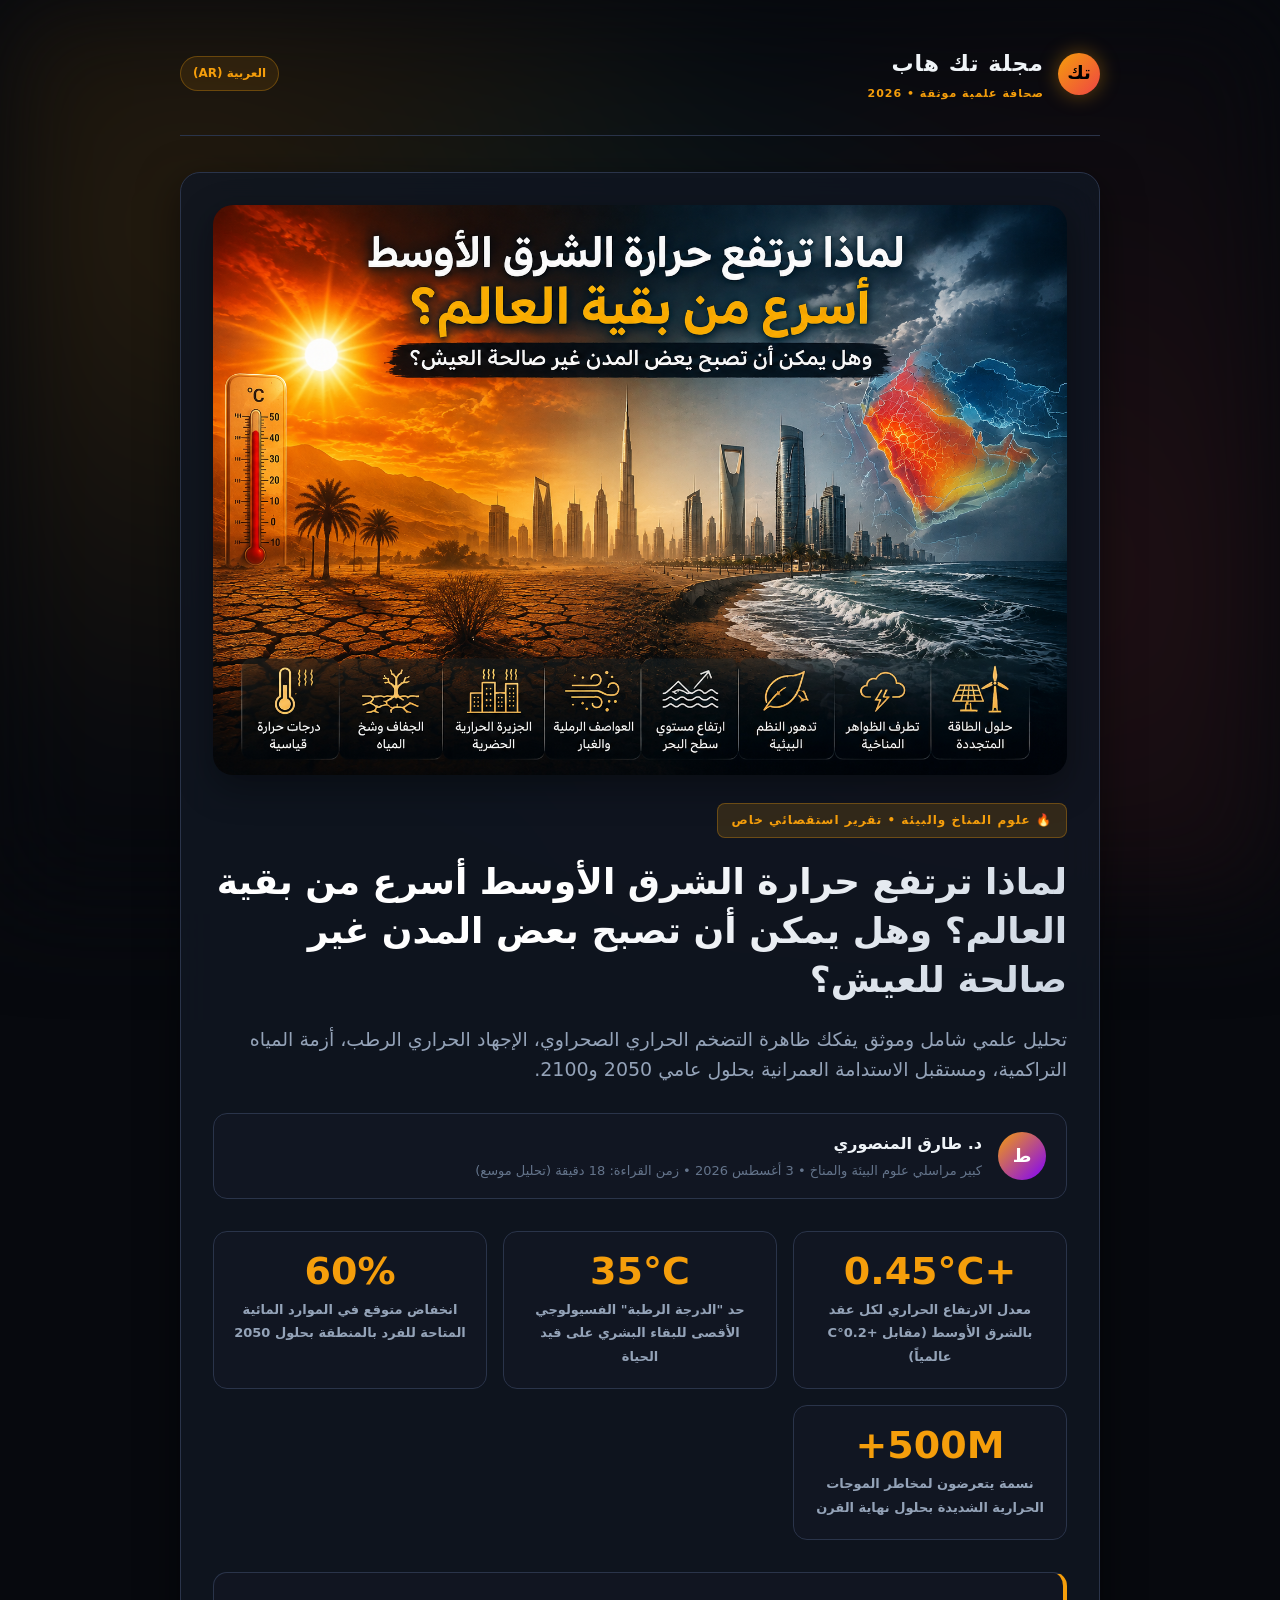
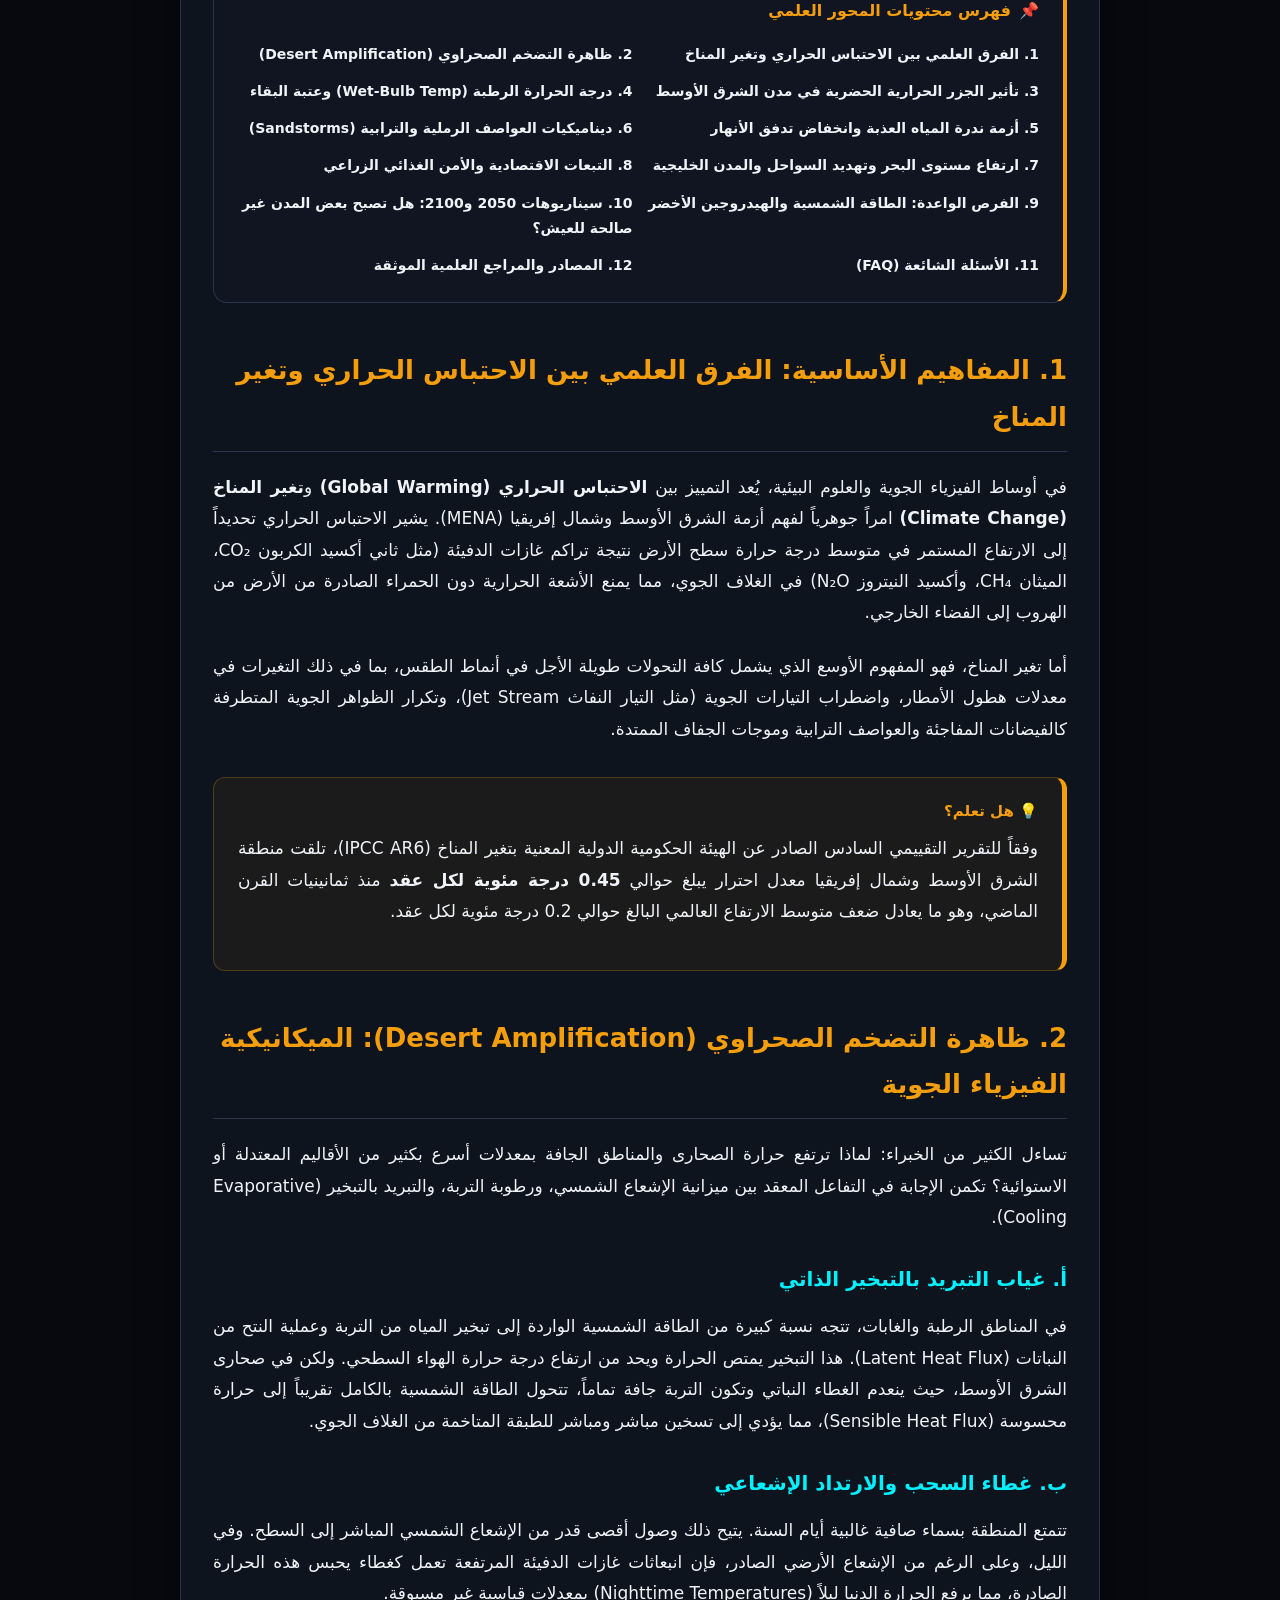
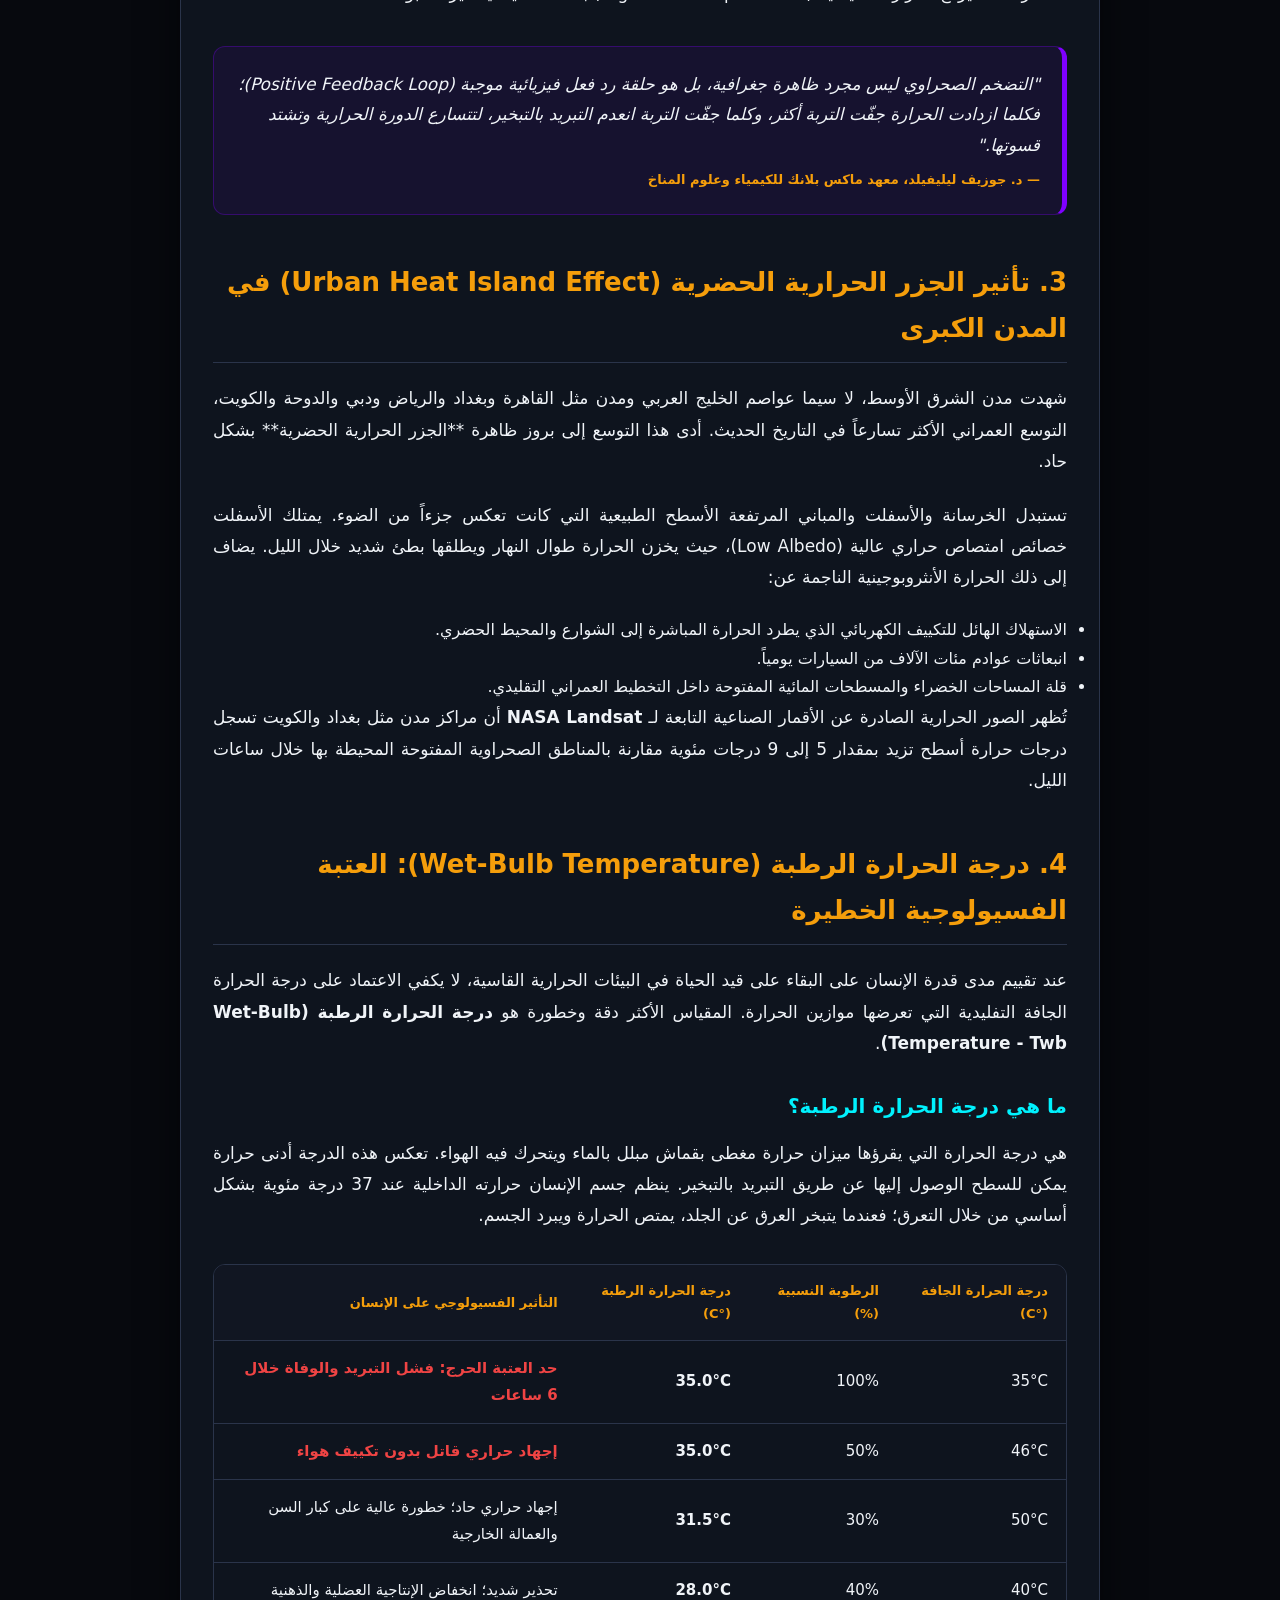
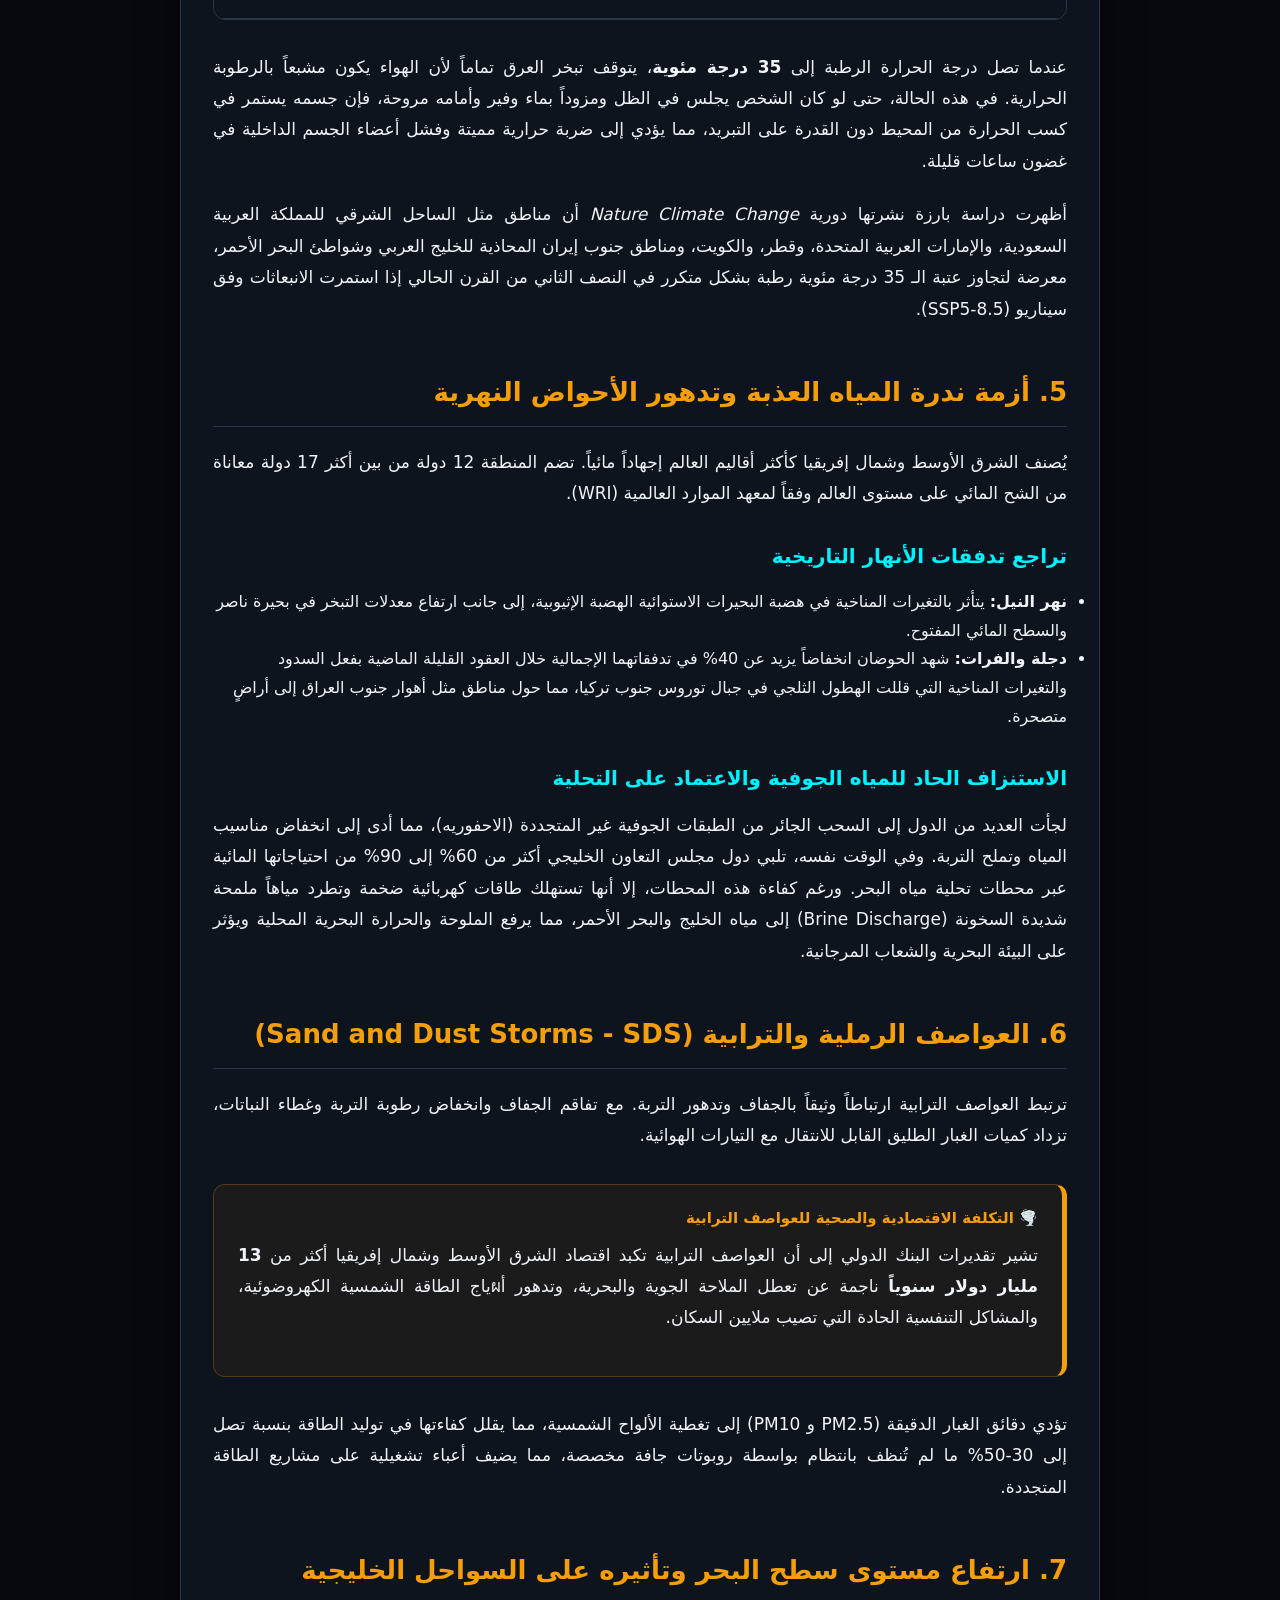
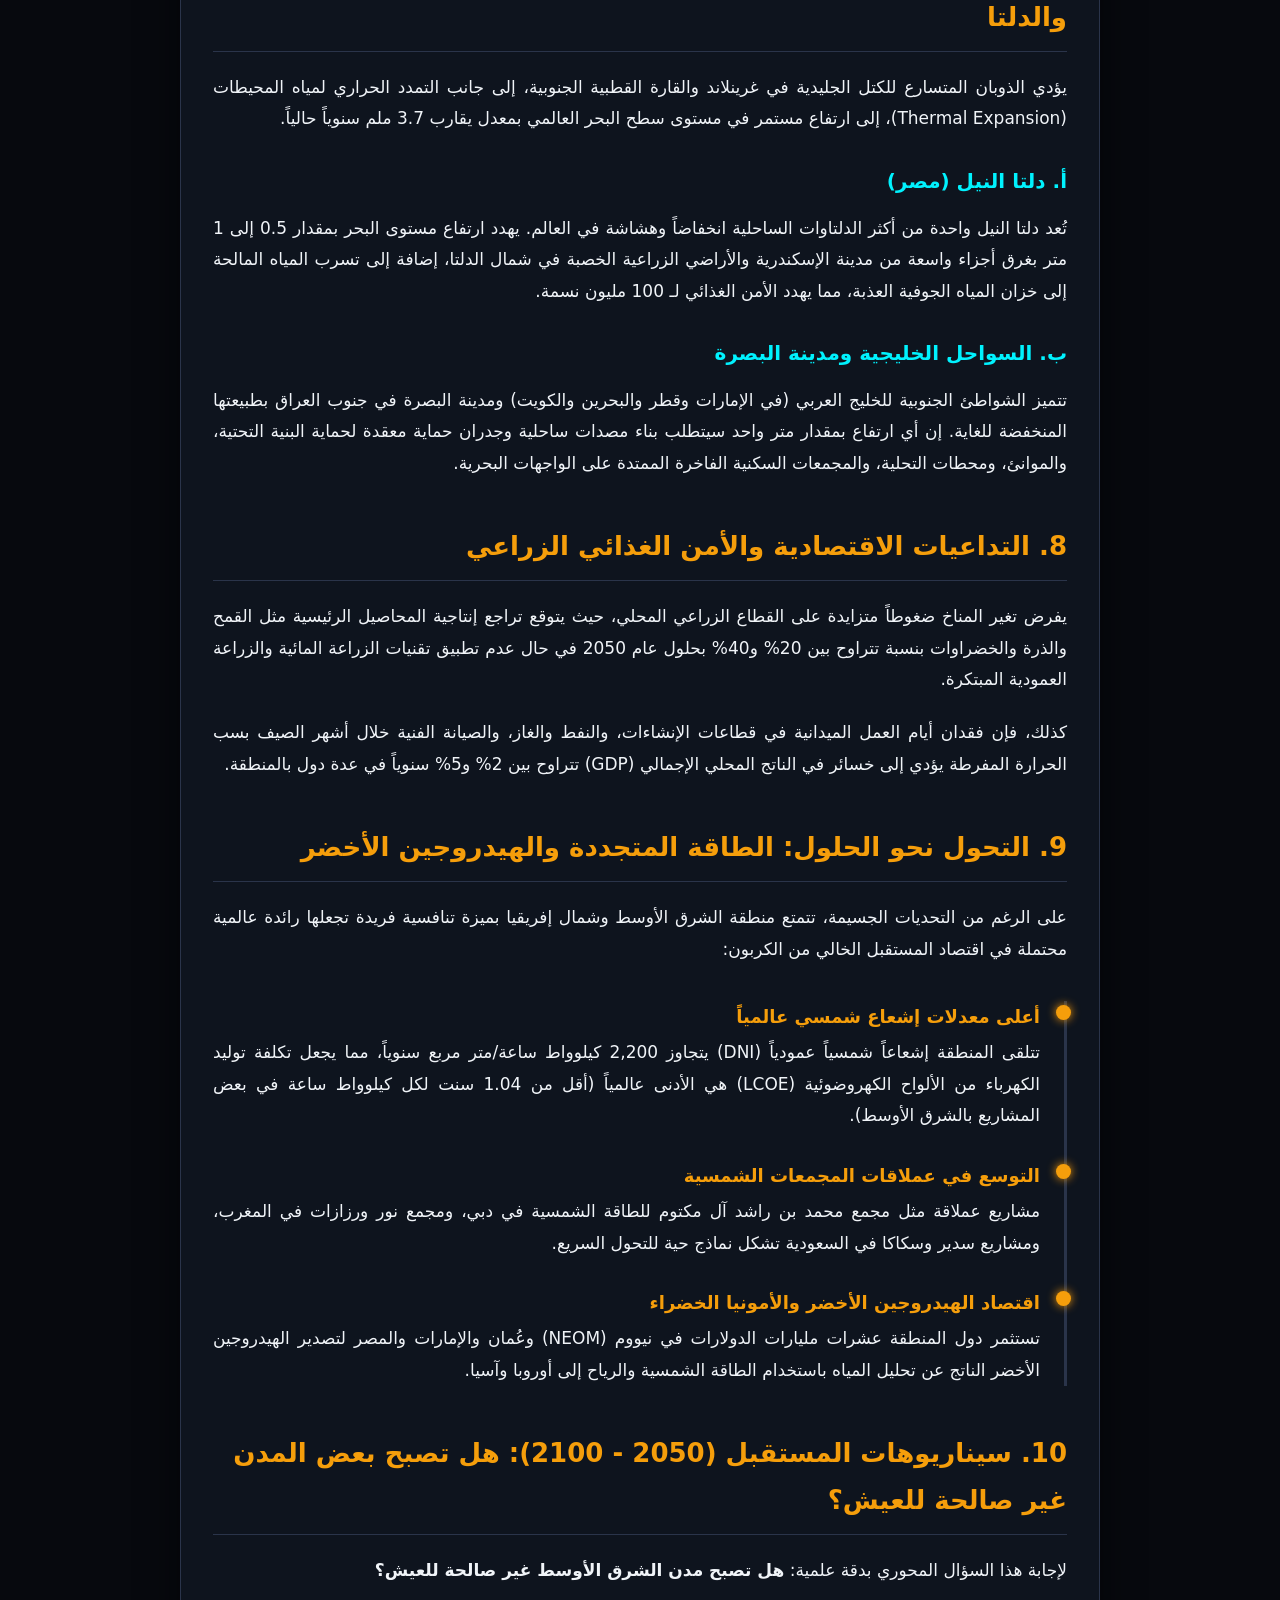
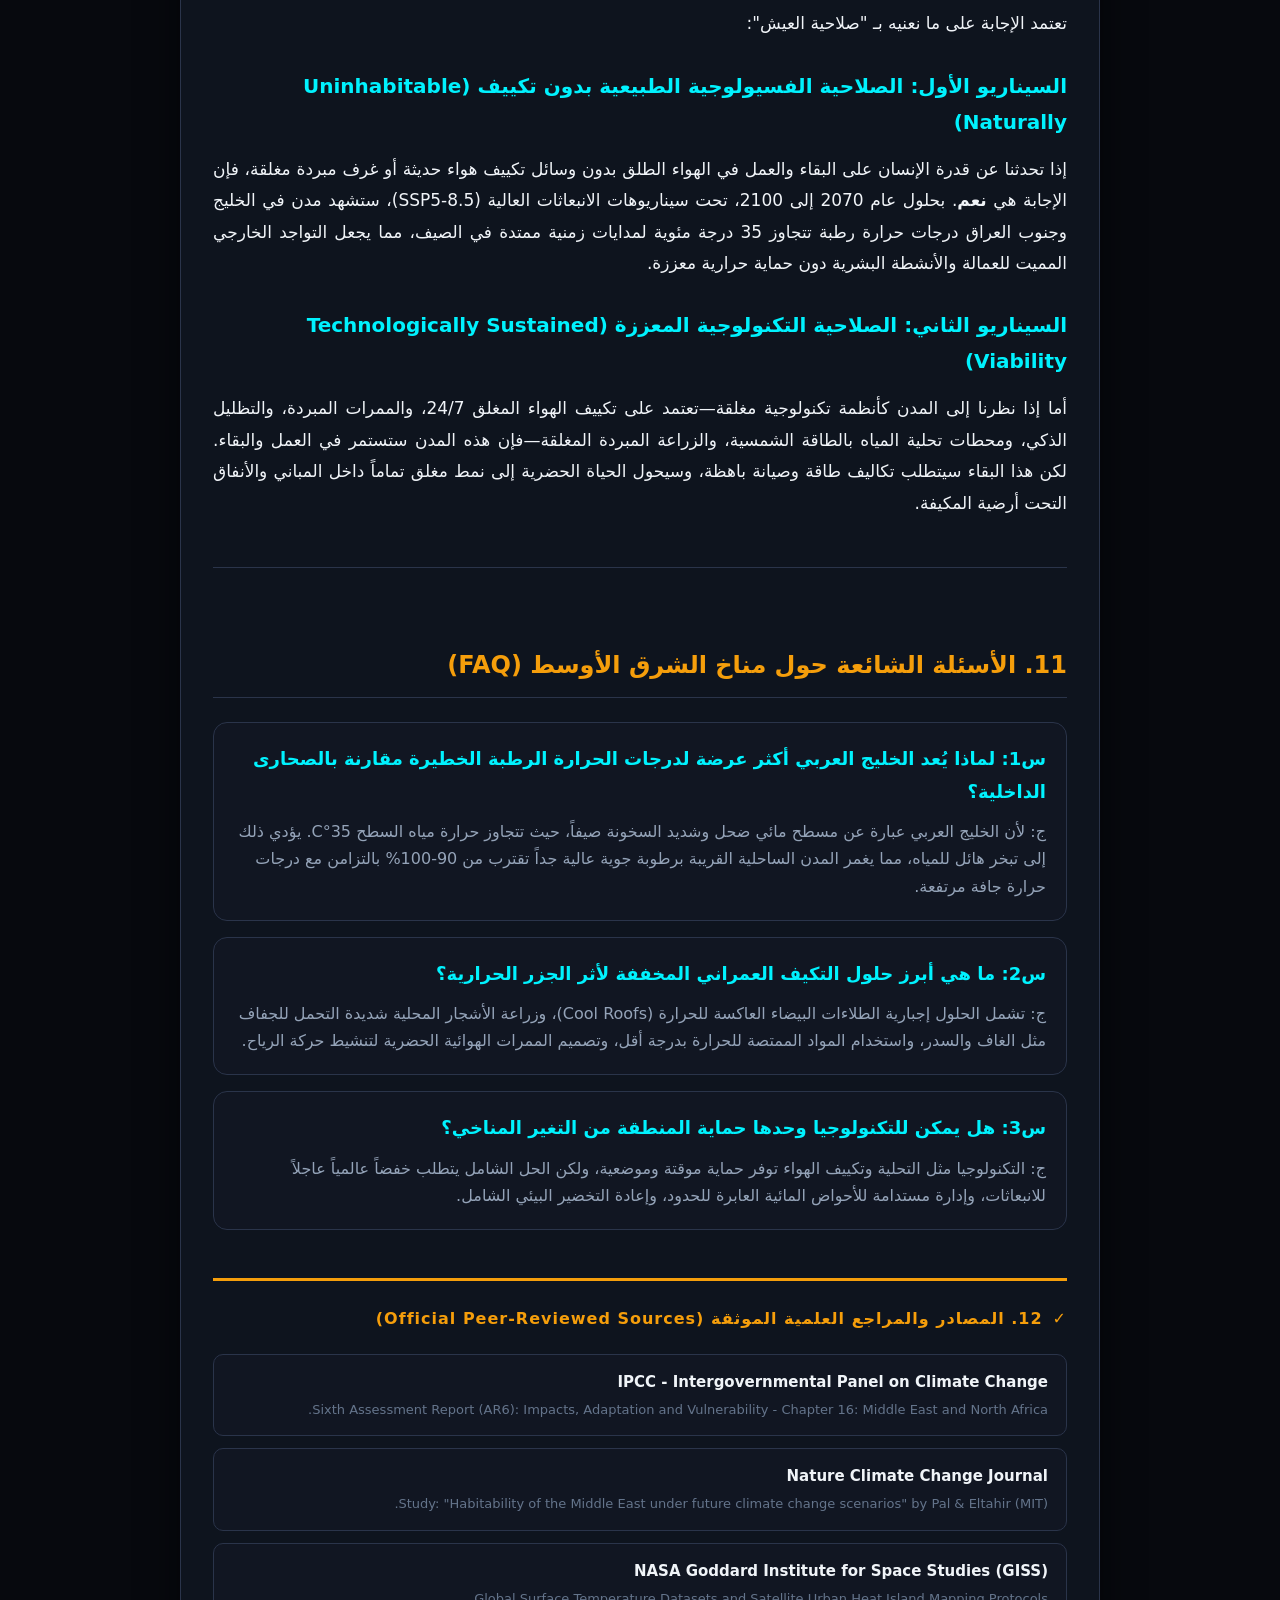
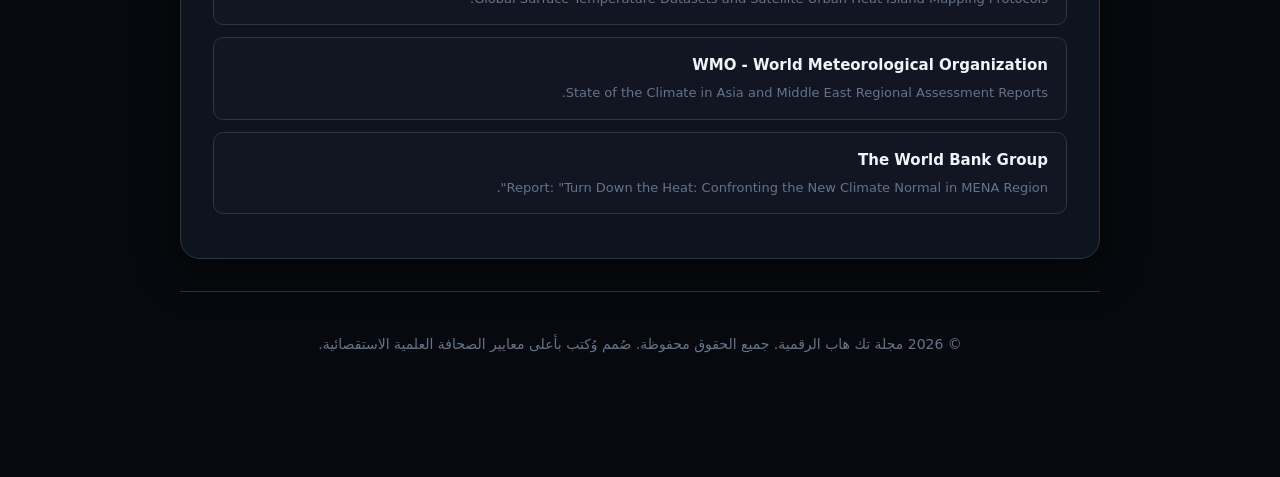
<file: middle-east-climate-crisis.html>
<!DOCTYPE html>
<html lang="ar" dir="rtl">
<head>
    <meta charset="UTF-8">
    <meta name="viewport" content="width=device-width, initial-scale=1.0">
    <title>لماذا ترتفع حرارة الشرق الأوسط أسرع من بقية العالم؟ وهل تصبح بعض المدن غير صالحة للعيش؟ | مجلة تك هاب 2026</title>
    <meta name="description" content="تحليل علمي موثق وموسع لظاهرة التضخم الحراري الصحراوي في الشرق الأوسط وشمال إفريقيا، حد الإجهاد الحراري الرطب، أزمة المياه، والسيناريوهات المستقبلية لعامي 2050 و2100 بناءً على تقارير IPCC وNASA وWMO.">
    <meta name="keywords" content="تغير المناخ, الاحتباس الحراري, الشرق الأوسط, الخليج العربي, الإجهاد الحراري الرطب, IPCC, NASA, ندرة المياه, التضخم الصحراوي, جزر حرارية">
    <meta name="robots" content="index, follow, max-snippet:-1, max-image-preview:large, max-video-preview:-1">
    <link rel="canonical" href="https://ok515.github.io/Loopnest/middle-east-climate-crisis.html">

    <!-- Open Graph / Facebook -->
    <meta property="og:type" content="article">
    <meta property="og:site_name" content="مجلة تك هاب الرقمية">
    <meta property="og:locale" content="ar_AR">
    <meta property="og:title" content="لماذا ترتفع حرارة الشرق الأوسط أسرع من بقية العالم؟ وهل تصبح بعض المدن غير صالحة للعيش؟">
    <meta property="og:description" content="دراسة استقصائية حول التسارع الحراري في منطقة الشرق الأوسط وشمال إفريقيا ومخاطر العتبة الفسيولوجية البشرية.">
    <meta property="og:url" content="https://ok515.github.io/Loopnest/middle-east-climate-crisis.html">

    <!-- Twitter Cards -->
    <meta name="twitter:card" content="summary_large_image">
    <meta name="twitter:title" content="لماذا ترتفع حرارة الشرق الأوسط أسرع من بقية العالم؟">
    <meta name="twitter:description" content="تقرير علمي موسع يحلل التضخم الصحراوي ودرجة الحرارة الرطبة وم مستقبل الاستدامة في المنطقة.">

    <!-- JSON-LD Structured Data -->
    <script type="application/ld+json">
    {
      "@context": "https://schema.org",
      "@type": "TechArticle",
      "mainEntityOfPage": {
        "@type": "WebPage",
        "@id": "https://ok515.github.io/Loopnest/middle-east-climate-crisis.html"
      },
      "headline": "لماذا ترتفع حرارة الشرق الأوسط أسرع من بقية العالم؟ وهل يمكن أن تصبح بعض المدن غير صالحة للعيش؟",
      "description": "تحليل علمي شامل لظاهرة التضخم الحراري الصحراوي، الإجهاد الحراري الرطب، أزمة المياه، وسيناريوهات 2050 و2100.",
      "author": {
        "@type": "Person",
        "name": "د. طارق المنصوري",
        "jobTitle": "كبير مراسلي العلوم والبيئة والمناخ"
      },
      "publisher": {
        "@type": "Organization",
        "name": "تك هاب"
      },
      "datePublished": "2026-08-03T09:30:00+03:00",
      "dateModified": "2026-08-03T09:30:00+03:00",
      "inLanguage": "ar"
    }
    </script>
    <script type="application/ld+json">
    {
      "@context": "https://schema.org",
      "@type": "BreadcrumbList",
      "itemListElement": [
        {
          "@type": "ListItem",
          "position": 1,
          "name": "الرئيسية",
          "item": "https://ok515.github.io/Loopnest/"
        },
        {
          "@type": "ListItem",
          "position": 2,
          "name": "علوم المناخ والبيئة",
          "item": "https://ok515.github.io/Loopnest/category/climate"
        },
        {
          "@type": "ListItem",
          "position": 3,
          "name": "أزمة المناخ في الشرق الأوسط",
          "item": "https://ok515.github.io/Loopnest/middle-east-climate-crisis.html"
        }
      ]
    }
    </script>
    <script type="application/ld+json">
    {
      "@context": "https://schema.org",
      "@type": "FAQPage",
      "mainEntity": [
        {
          "@type": "Question",
          "name": "لماذا تسجل منطقة الشرق الأوسط وشمال إفريقيا معدل ارتفاع حرارة يتجاوز ضعف المتوسط العالمي؟",
          "acceptedAnswer": {
            "@type": "Answer",
            "text": "يرجع ذلك إلى ظاهرة التضخم الصحراوي (Desert Amplification)، وغياب غطاء نبتي أو مسطحات مائية كبيرة تعمل على التبخير والتبريد الذاتي، إضافة إلى انخفاض الرطوبة التربية وتعاظم تأثير الجزر الحرارية الحضرية في المدن الكبرى."
          }
        },
        {
          "@type": "Question",
          "name": "ما هي درجة الحرارة الرطبة (Wet-Bulb Temperature) وما هو حد العتبة الحرجة لحياة الإنسان؟",
          "acceptedAnswer": {
            "@type": "Answer",
            "text": "درجة الحرارة الرطبة تقيس التبريد الناتج عن تبخر التعرق من الجلد. عند درجة حرارة رطبة تبلغ 35 درجة مئوية (تساوي 35°C مع رطوبة 100% أو 46°C مع رطوبة 50%)، يعجز جسم الإنسان عن تبريد نفسه عبر التعرق، مما يعرض الأفراد السليمين للوفاة في غضون 6 ساعات من التعرض المستمر."
          }
        },
        {
          "@type": "Question",
          "name": "هل تصبح بعض مدن الخليج العربي غير صالحة للعيش بحلول عام 2050 أو 2100؟",
          "acceptedAnswer": {
            "@type": "Answer",
            "text": "تؤكد الدراسات أن المدن لن تفقد صلاحية العيش كلياً بفضل تقنيات التكيف، لكن العمل الخارجي غير المكيف قد يصبح مستحيلاً فسيولوجياً خلال أشهر الصيف، مما يدفع نحو إعادة تشكيل كاملة للأنشطة الاقتصادية والأنماط العمرانية."
          }
        }
      ]
    }
    </script>

    <style>
        :root {
            --bg-obsidian: #07090e;
            --surface-dark: #111622;
            --surface-glass: rgba(17, 22, 34, 0.88);
            --card-border: #2a344a;
            --neon-cyan: #00f2fe;
            --electric-indigo: #4facfe;
            --amber-warn: #f59e0b;
            --crimson-accent: #ef4444;
            --violet-glow: #7f00ff;
            --text-primary: #f0f4f8;
            --text-secondary: #94a3b8;
            --text-muted: #64748b;
        }

        * {
            box-sizing: border-box;
            margin: 0;
            padding: 0;
        }

        body {
            background-color: var(--bg-obsidian);
            color: var(--text-primary);
            font-family: system-ui, -apple-system, "Segoe UI", Roboto, Helvetica, Arial, sans-serif, "Noto Sans Arabic", "Cairo";
            line-height: 1.8;
            overflow-x: hidden;
            direction: rtl;
        }

        /* Animated Aurora Background */
        .aurora-bg {
            position: fixed;
            top: 0;
            left: 0;
            width: 100vw;
            height: 100vh;
            z-index: -1;
            background: 
                radial-gradient(circle at 15% 25%, rgba(245, 158, 11, 0.12), transparent 45%),
                radial-gradient(circle at 85% 65%, rgba(239, 68, 68, 0.1), transparent 50%),
                radial-gradient(circle at 50% 50%, rgba(0, 242, 254, 0.08), transparent 60%),
                var(--bg-obsidian);
            filter: blur(50px);
            animation: auroraMove 18s ease-in-out infinite alternate;
        }

        @keyframes auroraMove {
            0% { transform: scale(1) translate(0, 0); }
            100% { transform: scale(1.08) translate(2%, -2%); }
        }

        .container {
            max-width: 960px;
            margin: 0 auto;
            padding: 24px 20px 100px 20px;
        }

        /* Header Branding */
        header {
            display: flex;
            justify-content: space-between;
            align-items: center;
            padding: 20px 0 32px 0;
            border-bottom: 1px solid var(--card-border);
            margin-bottom: 36px;
        }

        .brand-logo {
            display: flex;
            align-items: center;
            gap: 14px;
            text-decoration: none;
            color: var(--text-primary);
        }

        .brand-badge {
            width: 42px;
            height: 42px;
            background: linear-gradient(135deg, var(--amber-warn), var(--crimson-accent));
            border-radius: 50%;
            display: flex;
            align-items: center;
            justify-content: center;
            font-weight: 900;
            color: #000;
            font-size: 18px;
            box-shadow: 0 0 20px rgba(245, 158, 11, 0.4);
        }

        .brand-title {
            font-size: 22px;
            font-weight: 900;
            letter-spacing: 1px;
        }

        .editorial-tag {
            font-size: 11px;
            color: var(--amber-warn);
            font-weight: 700;
            letter-spacing: 1px;
        }

        /* Glassmorphism Container */
        .glass-card {
            background: var(--surface-glass);
            border: 1px solid var(--card-border);
            backdrop-filter: blur(20px);
            border-radius: 20px;
            padding: 32px;
            margin-bottom: 32px;
            box-shadow: 0 12px 40px rgba(0, 0, 0, 0.5);
        }

        /* Category Badge & Titles */
        .category-badge {
            display: inline-block;
            background: rgba(245, 158, 11, 0.15);
            color: var(--amber-warn);
            border: 1px solid rgba(245, 158, 11, 0.3);
            padding: 6px 14px;
            border-radius: 8px;
            font-size: 12px;
            font-weight: 800;
            letter-spacing: 1px;
            margin-bottom: 20px;
        }

        h1.article-title {
            font-size: 36px;
            line-height: 1.35;
            font-weight: 900;
            margin-bottom: 20px;
            background: linear-gradient(135deg, #ffffff 40%, #cbd5e1);
            -webkit-background-clip: text;
            -webkit-text-fill-color: transparent;
        }

        p.article-subtitle {
            font-size: 19px;
            color: var(--text-secondary);
            line-height: 1.6;
            margin-bottom: 28px;
        }

        /* Author Info Card */
        .author-box {
            display: flex;
            align-items: center;
            gap: 16px;
            background: var(--surface-dark);
            padding: 16px 20px;
            border-radius: 14px;
            border: 1px solid var(--card-border);
            margin-bottom: 32px;
        }

        .author-avatar {
            width: 48px;
            height: 48px;
            border-radius: 50%;
            background: linear-gradient(135deg, var(--amber-warn), var(--violet-glow));
            display: flex;
            align-items: center;
            justify-content: center;
            font-weight: 800;
            font-size: 18px;
            color: #fff;
        }

        /* Table of Contents */
        .toc-card {
            background: rgba(17, 22, 34, 0.95);
            border: 1px solid var(--card-border);
            border-right: 4px solid var(--amber-warn);
            border-radius: 14px;
            padding: 24px;
            margin: 32px 0;
        }

        .toc-title {
            font-size: 16px;
            font-weight: 800;
            color: var(--amber-warn);
            margin-bottom: 16px;
            display: flex;
            align-items: center;
            gap: 8px;
        }

        .toc-list {
            list-style: none;
            display: grid;
            grid-template-columns: repeat(auto-fit, minmax(280px, 1fr));
            gap: 12px;
        }

        .toc-list a {
            color: var(--text-primary);
            text-decoration: none;
            font-size: 14px;
            font-weight: 600;
            transition: color 0.2s ease;
            display: flex;
            align-items: center;
            gap: 8px;
        }

        .toc-list a:hover {
            color: var(--amber-warn);
        }

        /* Statistics Callout Grid */
        .stats-grid {
            display: grid;
            grid-template-columns: repeat(auto-fit, minmax(220px, 1fr));
            gap: 16px;
            margin: 32px 0;
        }

        .stat-box {
            background: var(--surface-dark);
            border: 1px solid var(--card-border);
            border-radius: 14px;
            padding: 20px;
            text-align: center;
            transition: transform 0.2s ease, border-color 0.2s ease;
        }

        .stat-box:hover {
            transform: translateY(-4px);
            border-color: var(--amber-warn);
        }

        .stat-number {
            font-size: 38px;
            font-weight: 900;
            color: var(--amber-warn);
            line-height: 1;
            margin-bottom: 8px;
        }

        .stat-label {
            font-size: 13px;
            color: var(--text-secondary);
            font-weight: 600;
        }

        /* Scientific Article Body Styling */
        .article-body h2 {
            font-size: 26px;
            color: var(--amber-warn);
            margin: 44px 0 20px 0;
            font-weight: 800;
            padding-bottom: 10px;
            border-bottom: 1px solid var(--card-border);
        }

        .article-body h3 {
            font-size: 20px;
            color: var(--neon-cyan);
            margin: 28px 0 14px 0;
            font-weight: 700;
        }

        .article-body p {
            font-size: 17px;
            color: var(--text-primary);
            margin-bottom: 22px;
            line-height: 1.85;
            text-align: justify;
        }

        /* Quote & Fact Boxes */
        .fact-card {
            background: rgba(245, 158, 11, 0.06);
            border: 1px solid rgba(245, 158, 11, 0.25);
            border-right: 5px solid var(--amber-warn);
            border-radius: 12px;
            padding: 20px 24px;
            margin: 32px 0;
        }

        .fact-title {
            font-weight: 800;
            color: var(--amber-warn);
            font-size: 15px;
            margin-bottom: 8px;
            display: flex;
            align-items: center;
            gap: 8px;
        }

        .expert-quote {
            background: rgba(127, 0, 255, 0.08);
            border: 1px solid rgba(127, 0, 255, 0.3);
            border-right: 5px solid var(--violet-glow);
            padding: 22px;
            border-radius: 12px;
            margin: 36px 0;
            font-style: italic;
            font-size: 17px;
        }

        /* Data Tables */
        .data-table-wrapper {
            overflow-x: auto;
            margin: 32px 0;
            border-radius: 12px;
            border: 1px solid var(--card-border);
        }

        .data-table {
            width: 100%;
            border-collapse: collapse;
            font-size: 15px;
            min-width: 600px;
        }

        .data-table th, .data-table td {
            padding: 14px 18px;
            text-align: right;
            border-bottom: 1px solid var(--card-border);
        }

        .data-table th {
            background: var(--surface-dark);
            color: var(--amber-warn);
            font-weight: 800;
            font-size: 13px;
        }

        .data-table tr:hover {
            background: rgba(255, 255, 255, 0.02);
        }

        /* Timeline Component */
        .timeline {
            position: relative;
            margin: 36px 0;
            padding-right: 24px;
            border-right: 3px solid var(--card-border);
        }

        .timeline-item {
            position: relative;
            margin-bottom: 28px;
        }

        .timeline-item::before {
            content: '';
            position: absolute;
            right: -31px;
            top: 4px;
            width: 15px;
            height: 15px;
            border-radius: 50%;
            background: var(--amber-warn);
            box-shadow: 0 0 10px var(--amber-warn);
        }

        .timeline-year {
            font-weight: 900;
            color: var(--amber-warn);
            font-size: 18px;
            margin-bottom: 4px;
        }

        /* FAQ Styling */
        .faq-card {
            background: var(--surface-dark);
            border: 1px solid var(--card-border);
            border-radius: 14px;
            padding: 20px;
            margin-bottom: 16px;
        }

        .faq-q {
            font-size: 18px;
            font-weight: 800;
            color: var(--neon-cyan);
            margin-bottom: 10px;
        }

        .faq-a {
            font-size: 16px;
            color: var(--text-secondary);
            line-height: 1.7;
        }

        /* Sources Card */
        .sources-card {
            border-top: 3px solid var(--amber-warn);
            margin-top: 48px;
            padding-top: 24px;
        }

        .sources-title {
            font-size: 16px;
            font-weight: 900;
            color: var(--amber-warn);
            letter-spacing: 1px;
            margin-bottom: 20px;
            display: flex;
            align-items: center;
            gap: 10px;
        }

        .source-item {
            display: block;
            background: var(--surface-dark);
            border: 1px solid var(--card-border);
            padding: 14px 18px;
            border-radius: 10px;
            text-decoration: none;
            color: var(--text-primary);
            margin-bottom: 12px;
            transition: all 0.2s ease;
        }

        .source-item:hover {
            border-color: var(--amber-warn);
            transform: translateX(-4px);
        }

        .source-org {
            font-weight: 800;
            font-size: 15px;
            color: var(--text-primary);
        }

        .source-desc {
            font-size: 13px;
            color: var(--text-muted);
            margin-top: 2px;
        }

        footer {
            text-align: center;
            padding: 40px 0 20px 0;
            color: var(--text-muted);
            font-size: 14px;
            border-top: 1px solid var(--card-border);
        }

        .btn-home {
            background: var(--amber-warn);
            color: #000;
            padding: 10px 20px;
            border-radius: 10px;
            font-weight: 800;
            text-decoration: none;
            font-size: 14px;
            transition: opacity 0.2s;
        }

        .btn-home:hover {
            opacity: 0.9;
        }
    </style>
</head>
<body>
    <div class="aurora-bg"></div>

    <div class="container">
        <!-- Header Branding Bar -->
        <header>
            <a href="index.html" class="brand-logo">
                <div class="brand-badge">تك</div>
                <div>
                    <div class="brand-title">مجلة تك هاب</div>
                    <div class="editorial-tag">صحافة علمية موثقة • 2026</div>
                </div>
            </a>

            <div style="display: flex; gap: 12px; align-items: center;">
                <span style="font-size: 12px; color: var(--amber-warn); background: rgba(245,158,11,0.1); padding: 6px 12px; border-radius: 20px; font-weight: 800; border: 1px solid rgba(245,158,11,0.3);">العربية (AR)</span>
            </div>
        </header>

        <!-- Main Glassmorphic Container -->
        <main class="glass-card">
            <img src="assets/images/climate-crisis-banner.png" alt="صورة توضيحية عن أزمة المناخ في الشرق الأوسط" style="width:100%;height:auto;border-radius:20px;margin:0 0 28px 0;display:block;box-shadow:0 12px 35px rgba(0,0,0,.35);">
            <span class="category-badge">🔥 علوم المناخ والبيئة • تقرير استقصائي خاص</span>

            <h1 class="article-title">لماذا ترتفع حرارة الشرق الأوسط أسرع من بقية العالم؟ وهل يمكن أن تصبح بعض المدن غير صالحة للعيش؟</h1>

            <p class="article-subtitle">تحليل علمي شامل وموثق يفكك ظاهرة التضخم الحراري الصحراوي، الإجهاد الحراري الرطب، أزمة المياه التراكمية، ومستقبل الاستدامة العمرانية بحلول عامي 2050 و2100.</p>

            <div class="author-box">
                <div class="author-avatar">ط</div>
                <div>
                    <div style="font-weight: 800; font-size: 16px; color: var(--text-primary);">د. طارق المنصوري</div>
                    <div style="font-size: 13px; color: var(--text-muted);">كبير مراسلي علوم البيئة والمناخ • 3 أغسطس 2026 • زمن القراءة: 18 دقيقة (تحليل موسع)</div>
                </div>
            </div>

            <!-- Highlights Statistics Grid -->
            <div class="stats-grid">
                <div class="stat-box">
                    <div class="stat-number">+0.45°C</div>
                    <div class="stat-label">معدل الارتفاع الحراري لكل عقد بالشرق الأوسط (مقابل +0.2°C عالمياً)</div>
                </div>
                <div class="stat-box">
                    <div class="stat-number">35°C</div>
                    <div class="stat-label">حد "الدرجة الرطبة" الفسيولوجي الأقصى للبقاء البشري على قيد الحياة</div>
                </div>
                <div class="stat-box">
                    <div class="stat-number">60%</div>
                    <div class="stat-label">انخفاض متوقع في الموارد المائية المتاحة للفرد بالمنطقة بحلول 2050</div>
                </div>
                <div class="stat-box">
                    <div class="stat-number">500M+</div>
                    <div class="stat-label">نسمة يتعرضون لمخاطر الموجات الحرارية الشديدة بحلول نهاية القرن</div>
                </div>
            </div>

            <!-- Table of Contents -->
            <nav class="toc-card" aria-label="فهرس المحتويات">
                <div class="toc-title">
                    <span>📌</span> فهرس محتويات المحور العلمي
                </div>
                <ul class="toc-list">
                    <li><a href="#sec-1">1. الفرق العلمي بين الاحتباس الحراري وتغير المناخ</a></li>
                    <li><a href="#sec-2">2. ظاهرة التضخم الصحراوي (Desert Amplification)</a></li>
                    <li><a href="#sec-3">3. تأثير الجزر الحرارية الحضرية في مدن الشرق الأوسط</a></li>
                    <li><a href="#sec-4">4. درجة الحرارة الرطبة (Wet-Bulb Temp) وعتبة البقاء</a></li>
                    <li><a href="#sec-5">5. أزمة ندرة المياه العذبة وانخفاض تدفق الأنهار</a></li>
                    <li><a href="#sec-6">6. ديناميكيات العواصف الرملية والترابية (Sandstorms)</a></li>
                    <li><a href="#sec-7">7. ارتفاع مستوى البحر وتهديد السواحل والمدن الخليجية</a></li>
                    <li><a href="#sec-8">8. التبعات الاقتصادية والأمن الغذائي الزراعي</a></li>
                    <li><a href="#sec-9">9. الفرص الواعدة: الطاقة الشمسية والهيدروجين الأخضر</a></li>
                    <li><a href="#sec-10">10. سيناريوهات 2050 و2100: هل تصبح بعض المدن غير صالحة للعيش؟</a></li>
                    <li><a href="#sec-faq">11. الأسئلة الشائعة (FAQ)</a></li>
                    <li><a href="#sec-ref">12. المصادر والمراجع العلمية الموثقة</a></li>
                </ul>
            </nav>

            <!-- Article Narrative Content -->
            <article class="article-body">

                <section id="sec-1">
                    <h2>1. المفاهيم الأساسية: الفرق العلمي بين الاحتباس الحراري وتغير المناخ</h2>
                    <p>في أوساط الفيزياء الجوية والعلوم البيئية، يُعد التمييز بين <strong>الاحتباس الحراري (Global Warming)</strong> و<strong>تغير المناخ (Climate Change)</strong> امراً جوهرياً لفهم أزمة الشرق الأوسط وشمال إفريقيا (MENA). يشير الاحتباس الحراري تحديداً إلى الارتفاع المستمر في متوسط درجة حرارة سطح الأرض نتيجة تراكم غازات الدفيئة (مثل ثاني أكسيد الكربون CO₂، الميثان CH₄، وأكسيد النيتروز N₂O) في الغلاف الجوي، مما يمنع الأشعة الحرارية دون الحمراء الصادرة من الأرض من الهروب إلى الفضاء الخارجي.</p>

                    <p>أما تغير المناخ، فهو المفهوم الأوسع الذي يشمل كافة التحولات طويلة الأجل في أنماط الطقس، بما في ذلك التغيرات في معدلات هطول الأمطار، واضطراب التيارات الجوية (مثل التيار النفاث Jet Stream)، وتكرار الظواهر الجوية المتطرفة كالفيضانات المفاجئة والعواصف الترابية وموجات الجفاف الممتدة.</p>

                    <div class="fact-card">
                        <div class="fact-title">💡 هل تعلم؟</div>
                        <p>وفقاً للتقرير التقييمي السادس الصادر عن الهيئة الحكومية الدولية المعنية بتغير المناخ (IPCC AR6)، تلقت منطقة الشرق الأوسط وشمال إفريقيا معدل احترار يبلغ حوالي <strong>0.45 درجة مئوية لكل عقد</strong> منذ ثمانينيات القرن الماضي، وهو ما يعادل ضعف متوسط الارتفاع العالمي البالغ حوالي 0.2 درجة مئوية لكل عقد.</p>
                    </div>
                </section>

                <section id="sec-2">
                    <h2>2. ظاهرة التضخم الصحراوي (Desert Amplification): الميكانيكية الفيزياء الجوية</h2>
                    <p>تساءل الكثير من الخبراء: لماذا ترتفع حرارة الصحارى والمناطق الجافة بمعدلات أسرع بكثير من الأقاليم المعتدلة أو الاستوائية؟ تكمن الإجابة في التفاعل المعقد بين ميزانية الإشعاع الشمسي، ورطوبة التربة، والتبريد بالتبخير (Evaporative Cooling).</p>

                    <h3>أ. غياب التبريد بالتبخير الذاتي</h3>
                    <p>في المناطق الرطبة والغابات، تتجه نسبة كبيرة من الطاقة الشمسية الواردة إلى تبخير المياه من التربة وعملية النتح من النباتات (Latent Heat Flux). هذا التبخير يمتص الحرارة ويحد من ارتفاع درجة حرارة الهواء السطحي. ولكن في صحارى الشرق الأوسط، حيث ينعدم الغطاء النباتي وتكون التربة جافة تماماً، تتحول الطاقة الشمسية بالكامل تقريباً إلى حرارة محسوسة (Sensible Heat Flux)، مما يؤدي إلى تسخين مباشر ومباشر للطبقة المتاخمة من الغلاف الجوي.</p>

                    <h3>ب. غطاء السحب والارتداد الإشعاعي</h3>
                    <p>تتمتع المنطقة بسماء صافية غالبية أيام السنة. يتيح ذلك وصول أقصى قدر من الإشعاع الشمسي المباشر إلى السطح. وفي الليل، وعلى الرغم من الإشعاع الأرضي الصادر، فإن انبعاثات غازات الدفيئة المرتفعة تعمل كغطاء يحبس هذه الحرارة الصادرة، مما يرفع الحرارة الدنيا ليلاً (Nighttime Temperatures) بمعدلات قياسية غير مسبوقة.</p>

                    <div class="expert-quote">
                        "التضخم الصحراوي ليس مجرد ظاهرة جغرافية، بل هو حلقة رد فعل فيزيائية موجبة (Positive Feedback Loop)؛ فكلما ازدادت الحرارة جفّت التربة أكثر، وكلما جفّت التربة انعدم التبريد بالتبخير، لتتسارع الدورة الحرارية وتشتد قسوتها."
                        <div style="font-size: 13px; color: var(--amber-warn); margin-top: 8px; font-style: normal; font-weight: 700;">— د. جوزيف ليليفيلد، معهد ماكس بلانك للكيمياء وعلوم المناخ</div>
                    </div>
                </section>

                <section id="sec-3">
                    <h2>3. تأثير الجزر الحرارية الحضرية (Urban Heat Island Effect) في المدن الكبرى</h2>
                    <p>شهدت مدن الشرق الأوسط، لا سيما عواصم الخليج العربي ومدن مثل القاهرة وبغداد والرياض ودبي والدوحة والكويت، التوسع العمراني الأكثر تسارعاً في التاريخ الحديث. أدى هذا التوسع إلى بروز ظاهرة **الجزر الحرارية الحضرية** بشكل حاد.</p>

                    <p>تستبدل الخرسانة والأسفلت والمباني المرتفعة الأسطح الطبيعية التي كانت تعكس جزءاً من الضوء. يمتلك الأسفلت خصائص امتصاص حراري عالية (Low Albedo)، حيث يخزن الحرارة طوال النهار ويطلقها بطئ شديد خلال الليل. يضاف إلى ذلك الحرارة الأنثروبوجينية الناجمة عن:</p>
                    <ul>
                        <li>الاستهلاك الهائل للتكييف الكهربائي الذي يطرد الحرارة المباشرة إلى الشوارع والمحيط الحضري.</li>
                        <li>انبعاثات عوادم مئات الآلاف من السيارات يومياً.</li>
                        <li>قلة المساحات الخضراء والمسطحات المائية المفتوحة داخل التخطيط العمراني التقليدي.</li>
                    </ul>

                    <p>تُظهر الصور الحرارية الصادرة عن الأقمار الصناعية التابعة لـ <strong>NASA Landsat</strong> أن مراكز مدن مثل بغداد والكويت تسجل درجات حرارة أسطح تزيد بمقدار 5 إلى 9 درجات مئوية مقارنة بالمناطق الصحراوية المفتوحة المحيطة بها خلال ساعات الليل.</p>
                </section>

                <section id="sec-4">
                    <h2>4. درجة الحرارة الرطبة (Wet-Bulb Temperature): العتبة الفسيولوجية الخطيرة</h2>
                    <p>عند تقييم مدى قدرة الإنسان على البقاء على قيد الحياة في البيئات الحرارية القاسية، لا يكفي الاعتماد على درجة الحرارة الجافة التفليدية التي تعرضها موازين الحرارة. المقياس الأكثر دقة وخطورة هو <strong>درجة الحرارة الرطبة (Wet-Bulb Temperature - Twb)</strong>.</p>

                    <h3>ما هي درجة الحرارة الرطبة؟</h3>
                    <p>هي درجة الحرارة التي يقرؤها ميزان حرارة مغطى بقماش مبلل بالماء ويتحرك فيه الهواء. تعكس هذه الدرجة أدنى حرارة يمكن للسطح الوصول إليها عن طريق التبريد بالتبخير. ينظم جسم الإنسان حرارته الداخلية عند 37 درجة مئوية بشكل أساسي من خلال التعرق؛ فعندما يتبخر العرق عن الجلد، يمتص الحرارة ويبرد الجسم.</p>

                    <div class="data-table-wrapper">
                        <table class="data-table">
                            <thead>
                                <tr>
                                    <th>درجة الحرارة الجافة (°C)</th>
                                    <th>الرطوبة النسبية (%)</th>
                                    <th>درجة الحرارة الرطبة (°C)</th>
                                    <th>التأثير الفسيولوجي على الإنسان</th>
                                </tr>
                            </thead>
                            <tbody>
                                <tr>
                                    <td>35°C</td>
                                    <td>100%</td>
                                    <td><strong>35.0°C</strong></td>
                                    <td><span style="color:var(--crimson-accent); font-weight:800;">حد العتبة الحرج: فشل التبريد والوفاة خلال 6 ساعات</span></td>
                                </tr>
                                <tr>
                                    <td>46°C</td>
                                    <td>50%</td>
                                    <td><strong>35.0°C</strong></td>
                                    <td><span style="color:var(--crimson-accent); font-weight:800;">إجهاد حراري قاتل بدون تكييف هواء</span></td>
                                </tr>
                                <tr>
                                    <td>50°C</td>
                                    <td>30%</td>
                                    <td><strong>31.5°C</strong></td>
                                    <td>إجهاد حراري حاد؛ خطورة عالية على كبار السن والعمالة الخارجية</td>
                                </tr>
                                <tr>
                                    <td>40°C</td>
                                    <td>40%</td>
                                    <td><strong>28.0°C</strong></td>
                                    <td>تحذير شديد؛ انخفاض الإنتاجية العضلية والذهنية</td>
                                </tr>
                            </tbody>
                        </table>
                    </div>

                    <p>عندما تصل درجة الحرارة الرطبة إلى <strong>35 درجة مئوية</strong>، يتوقف تبخر العرق تماماً لأن الهواء يكون مشبعاً بالرطوبة الحرارية. في هذه الحالة، حتى لو كان الشخص يجلس في الظل ومزوداً بماء وفير وأمامه مروحة، فإن جسمه يستمر في كسب الحرارة من المحيط دون القدرة على التبريد، مما يؤدي إلى ضربة حرارية مميتة وفشل أعضاء الجسم الداخلية في غضون ساعات قليلة.</p>

                    <p>أظهرت دراسة بارزة نشرتها دورية <em>Nature Climate Change</em> أن مناطق مثل الساحل الشرقي للمملكة العربية السعودية، والإمارات العربية المتحدة، وقطر، والكويت، ومناطق جنوب إيران المحاذية للخليج العربي وشواطئ البحر الأحمر، معرضة لتجاوز عتبة الـ 35 درجة مئوية رطبة بشكل متكرر في النصف الثاني من القرن الحالي إذا استمرت الانبعاثات وفق سيناريو (SSP5-8.5).</p>
                </section>

                <section id="sec-5">
                    <h2>5. أزمة ندرة المياه العذبة وتدهور الأحواض النهرية</h2>
                    <p>يُصنف الشرق الأوسط وشمال إفريقيا كأكثر أقاليم العالم إجهاداً مائياً. تضم المنطقة 12 دولة من بين أكثر 17 دولة معاناة من الشح المائي على مستوى العالم وفقاً لمعهد الموارد العالمية (WRI).</p>

                    <h3>تراجع تدفقات الأنهار التاريخية</h3>
                    <ul>
                        <li><strong>نهر النيل:</strong> يتأثر بالتغيرات المناخية في هضبة البحيرات الاستوائية الهضبة الإثيوبية، إلى جانب ارتفاع معدلات التبخر في بحيرة ناصر والسطح المائي المفتوح.</li>
                        <li><strong>دجلة والفرات:</strong> شهد الحوضان انخفاضاً يزيد عن 40% في تدفقاتهما الإجمالية خلال العقود القليلة الماضية بفعل السدود والتغيرات المناخية التي قللت الهطول الثلجي في جبال توروس جنوب تركيا، مما حول مناطق مثل أهوار جنوب العراق إلى أراضٍ متصحرة.</li>
                    </ul>

                    <h3>الاستنزاف الحاد للمياه الجوفية والاعتماد على التحلية</h3>
                    <p>لجأت العديد من الدول إلى السحب الجائر من الطبقات الجوفية غير المتجددة (الاحفوريه)، مما أدى إلى انخفاض مناسيب المياه وتملح التربة. وفي الوقت نفسه، تلبي دول مجلس التعاون الخليجي أكثر من 60% إلى 90% من احتياجاتها المائية عبر محطات تحلية مياه البحر. ورغم كفاءة هذه المحطات، إلا أنها تستهلك طاقات كهربائية ضخمة وتطرد مياهاً ملمحة شديدة السخونة (Brine Discharge) إلى مياه الخليج والبحر الأحمر، مما يرفع الملوحة والحرارة البحرية المحلية ويؤثر على البيئة البحرية والشعاب المرجانية.</p>
                </section>

                <section id="sec-6">
                    <h2>6. العواصف الرملية والترابية (Sand and Dust Storms - SDS)</h2>
                    <p>ترتبط العواصف الترابية ارتباطاً وثيقاً بالجفاف وتدهور التربة. مع تفاقم الجفاف وانخفاض رطوبة التربة وغطاء النباتات، تزداد كميات الغبار الطليق القابل للانتقال مع التيارات الهوائية.</p>

                    <div class="fact-card">
                        <div class="fact-title">🌪️ التكلفة الاقتصادية والصحية للعواصف الترابية</div>
                        <p>تشير تقديرات البنك الدولي إلى أن العواصف الترابية تكبد اقتصاد الشرق الأوسط وشمال إفريقيا أكثر من <strong>13 مليار دولار سنوياً</strong> ناجمة عن تعطل الملاحة الجوية والبحرية، وتدهور أผياج الطاقة الشمسية الكهروضوئية، والمشاكل التنفسية الحادة التي تصيب ملايين السكان.</p>
                    </div>

                    <p>تؤدي دقائق الغبار الدقيقة (PM2.5 و PM10) إلى تغطية الألواح الشمسية، مما يقلل كفاءتها في توليد الطاقة بنسبة تصل إلى 30-50% ما لم تُنظف بانتظام بواسطة روبوتات جافة مخصصة، مما يضيف أعباء تشغيلية على مشاريع الطاقة المتجددة.</p>
                </section>

                <section id="sec-7">
                    <h2>7. ارتفاع مستوى سطح البحر وتأثيره على السواحل الخليجية والدلتا</h2>
                    <p>يؤدي الذوبان المتسارع للكتل الجليدية في غرينلاند والقارة القطبية الجنوبية، إلى جانب التمدد الحراري لمياه المحيطات (Thermal Expansion)، إلى ارتفاع مستمر في مستوى سطح البحر العالمي بمعدل يقارب 3.7 ملم سنوياً حالياً.</p>

                    <h3>أ. دلتا النيل (مصر)</h3>
                    <p>تُعد دلتا النيل واحدة من أكثر الدلتاوات الساحلية انخفاضاً وهشاشة في العالم. يهدد ارتفاع مستوى البحر بمقدار 0.5 إلى 1 متر بغرق أجزاء واسعة من مدينة الإسكندرية والأراضي الزراعية الخصبة في شمال الدلتا، إضافة إلى تسرب المياه المالحة إلى خزان المياه الجوفية العذبة، مما يهدد الأمن الغذائي لـ 100 مليون نسمة.</p>

                    <h3>ب. السواحل الخليجية ومدينة البصرة</h3>
                    <p>تتميز الشواطئ الجنوبية للخليج العربي (في الإمارات وقطر والبحرين والكويت) ومدينة البصرة في جنوب العراق بطبيعتها المنخفضة للغاية. إن أي ارتفاع بمقدار متر واحد سيتطلب بناء مصدات ساحلية وجدران حماية معقدة لحماية البنية التحتية، والموانئ، ومحطات التحلية، والمجمعات السكنية الفاخرة الممتدة على الواجهات البحرية.</p>
                </section>

                <section id="sec-8">
                    <h2>8. التداعيات الاقتصادية والأمن الغذائي الزراعي</h2>
                    <p>يفرض تغير المناخ ضغوطاً متزايدة على القطاع الزراعي المحلي، حيث يتوقع تراجع إنتاجية المحاصيل الرئيسية مثل القمح والذرة والخضراوات بنسبة تتراوح بين 20% و40% بحلول عام 2050 في حال عدم تطبيق تقنيات الزراعة المائية والزراعة العمودية المبتكرة.</p>

                    <p>كذلك، فإن فقدان أيام العمل الميدانية في قطاعات الإنشاءات، والنفط والغاز، والصيانة الفنية خلال أشهر الصيف بسب الحرارة المفرطة يؤدي إلى خسائر في الناتج المحلي الإجمالي (GDP) تتراوح بين 2% و5% سنوياً في عدة دول بالمنطقة.</p>
                </section>

                <section id="sec-9">
                    <h2>9. التحول نحو الحلول: الطاقة المتجددة والهيدروجين الأخضر</h2>
                    <p>على الرغم من التحديات الجسيمة، تتمتع منطقة الشرق الأوسط وشمال إفريقيا بميزة تنافسية فريدة تجعلها رائدة عالمية محتملة في اقتصاد المستقبل الخالي من الكربون:</p>

                    <div class="timeline">
                        <div class="timeline-item">
                            <div class="timeline-year">أعلى معدلات إشعاع شمسي عالمياً</div>
                            <p>تتلقى المنطقة إشعاعاً شمسياً عمودياً (DNI) يتجاوز 2,200 كيلوواط ساعة/متر مربع سنوياً، مما يجعل تكلفة توليد الكهرباء من الألواح الكهروضوئية (LCOE) هي الأدنى عالمياً (أقل من 1.04 سنت لكل كيلوواط ساعة في بعض المشاريع بالشرق الأوسط).</p>
                        </div>
                        <div class="timeline-item">
                            <div class="timeline-year">التوسع في عملاقات المجمعات الشمسية</div>
                            <p>مشاريع عملاقة مثل مجمع محمد بن راشد آل مكتوم للطاقة الشمسية في دبي، ومجمع نور ورزازات في المغرب، ومشاريع سدير وسكاكا في السعودية تشكل نماذج حية للتحول السريع.</p>
                        </div>
                        <div class="timeline-item">
                            <div class="timeline-year">اقتصاد الهيدروجين الأخضر والأمونيا الخضراء</div>
                            <p>تستثمر دول المنطقة عشرات مليارات الدولارات في نيووم (NEOM) وعُمان والإمارات والمصر لتصدير الهيدروجين الأخضر الناتج عن تحليل المياه باستخدام الطاقة الشمسية والرياح إلى أوروبا وآسيا.</p>
                        </div>
                    </div>
                </section>

                <section id="sec-10">
                    <h2>10. سيناريوهات المستقبل (2050 - 2100): هل تصبح بعض المدن غير صالحة للعيش؟</h2>
                    <p>لإجابة هذا السؤال المحوري بدقة علمية: <strong>هل تصبح مدن الشرق الأوسط غير صالحة للعيش؟</strong></p>

                    <p>تعتمد الإجابة على ما نعنيه بـ "صلاحية العيش":</p>

                    <h3>السيناريو الأول: الصلاحية الفسيولوجية الطبيعية بدون تكييف (Uninhabitable Naturally)</h3>
                    <p>إذا تحدثنا عن قدرة الإنسان على البقاء والعمل في الهواء الطلق بدون وسائل تكييف هواء حديثة أو غرف مبردة مغلقة، فإن الإجابة هي <strong>نعم</strong>. بحلول عام 2070 إلى 2100، تحت سيناريوهات الانبعاثات العالية (SSP5-8.5)، ستشهد مدن في الخليج وجنوب العراق درجات حرارة رطبة تتجاوز 35 درجة مئوية لمدايات زمنية ممتدة في الصيف، مما يجعل التواجد الخارجي المميت للعمالة والأنشطة البشرية دون حماية حرارية معززة.</p>

                    <h3>السيناريو الثاني: الصلاحية التكنولوجية المعززة (Technologically Sustained Viability)</h3>
                    <p>أما إذا نظرنا إلى المدن كأنظمة تكنولوجية مغلقة—تعتمد على تكييف الهواء المغلق 24/7، والممرات المبردة، والتظليل الذكي، ومحطات تحلية المياه بالطاقة الشمسية، والزراعة المبردة المغلقة—فإن هذه المدن ستستمر في العمل والبقاء. لكن هذا البقاء سيتطلب تكاليف طاقة وصيانة باهظة، وسيحول الحياة الحضرية إلى نمط مغلق تماماً داخل المباني والأنفاق التحت أرضية المكيفة.</p>
                </section>

                <!-- FAQ Section -->
                <section id="sec-faq" style="margin-top: 48px; border-top: 1px solid var(--card-border); padding-top: 32px;">
                    <h2 style="color: var(--amber-warn); font-size: 24px; margin-bottom: 24px;">11. الأسئلة الشائعة حول مناخ الشرق الأوسط (FAQ)</h2>

                    <div class="faq-card">
                        <div class="faq-q">س1: لماذا يُعد الخليج العربي أكثر عرضة لدرجات الحرارة الرطبة الخطيرة مقارنة بالصحارى الداخلية؟</div>
                        <div class="faq-a">ج: لأن الخليج العربي عبارة عن مسطح مائي ضحل وشديد السخونة صيفاً، حيث تتجاوز حرارة مياه السطح 35°C. يؤدي ذلك إلى تبخر هائل للمياه، مما يغمر المدن الساحلية القريبة برطوبة جوية عالية جداً تقترب من 90-100% بالتزامن مع درجات حرارة جافة مرتفعة.</div>
                    </div>

                    <div class="faq-card">
                        <div class="faq-q">س2: ما هي أبرز حلول التكيف العمراني المخففة لأثر الجزر الحرارية؟</div>
                        <div class="faq-a">ج: تشمل الحلول إجبارية الطلاءات البيضاء العاكسة للحرارة (Cool Roofs)، وزراعة الأشجار المحلية شديدة التحمل للجفاف مثل الغاف والسدر، واستخدام المواد الممتصة للحرارة بدرجة أقل، وتصميم الممرات الهوائية الحضرية لتنشيط حركة الرياح.</div>
                    </div>

                    <div class="faq-card">
                        <div class="faq-q">س3: هل يمكن للتكنولوجيا وحدها حماية المنطقة من التغير المناخي؟</div>
                        <div class="faq-a">ج: التكنولوجيا مثل التحلية وتكييف الهواء توفر حماية موقتة وموضعية، ولكن الحل الشامل يتطلب خفضاً عالمياً عاجلاً للانبعاثات، وإدارة مستدامة للأحواض المائية العابرة للحدود، وإعادة التخضير البيئي الشامل.</div>
                    </div>
                </section>

                <!-- MANDATORY CONTENT RULE: Sources & References Section -->
                <section id="sec-ref" class="sources-card">
                    <div class="sources-title">
                        <span>✓</span> 12. المصادر والمراجع العلمية الموثقة (Official Peer-Reviewed Sources)
                    </div>

                    <a href="https://www.ipcc.ch/report/ar6/wg2/" target="_blank" class="source-item">
                        <div class="source-org">IPCC - Intergovernmental Panel on Climate Change</div>
                        <div class="source-desc">Sixth Assessment Report (AR6): Impacts, Adaptation and Vulnerability - Chapter 16: Middle East and North Africa.</div>
                    </a>

                    <a href="https://www.nature.com/articles/nclimate2833" target="_blank" class="source-item">
                        <div class="source-org">Nature Climate Change Journal</div>
                        <div class="source-desc">Study: "Habitability of the Middle East under future climate change scenarios" by Pal & Eltahir (MIT).</div>
                    </a>

                    <a href="https://climate.nasa.gov/" target="_blank" class="source-item">
                        <div class="source-org">NASA Goddard Institute for Space Studies (GISS)</div>
                        <div class="source-desc">Global Surface Temperature Datasets and Satellite Urban Heat Island Mapping Protocols.</div>
                    </a>

                    <a href="https://public.wmo.int" target="_blank" class="source-item">
                        <div class="source-org">WMO - World Meteorological Organization</div>
                        <div class="source-desc">State of the Climate in Asia and Middle East Regional Assessment Reports.</div>
                    </a>

                    <a href="https://www.worldbank.org/en/region/mena/publication/climate-change-mena" target="_blank" class="source-item">
                        <div class="source-org">The World Bank Group</div>
                        <div class="source-desc">Report: "Turn Down the Heat: Confronting the New Climate Normal in MENA Region".</div>
                    </a>
                </section>

            </article>
        </main>

        <footer>
            <p>© 2026 مجلة تك هاب الرقمية. جميع الحقوق محفوظة. صُمم وُكتب بأعلى معايير الصحافة العلمية الاستقصائية.</p>
        </footer>
    </div>
</body>
</html>
</file>
